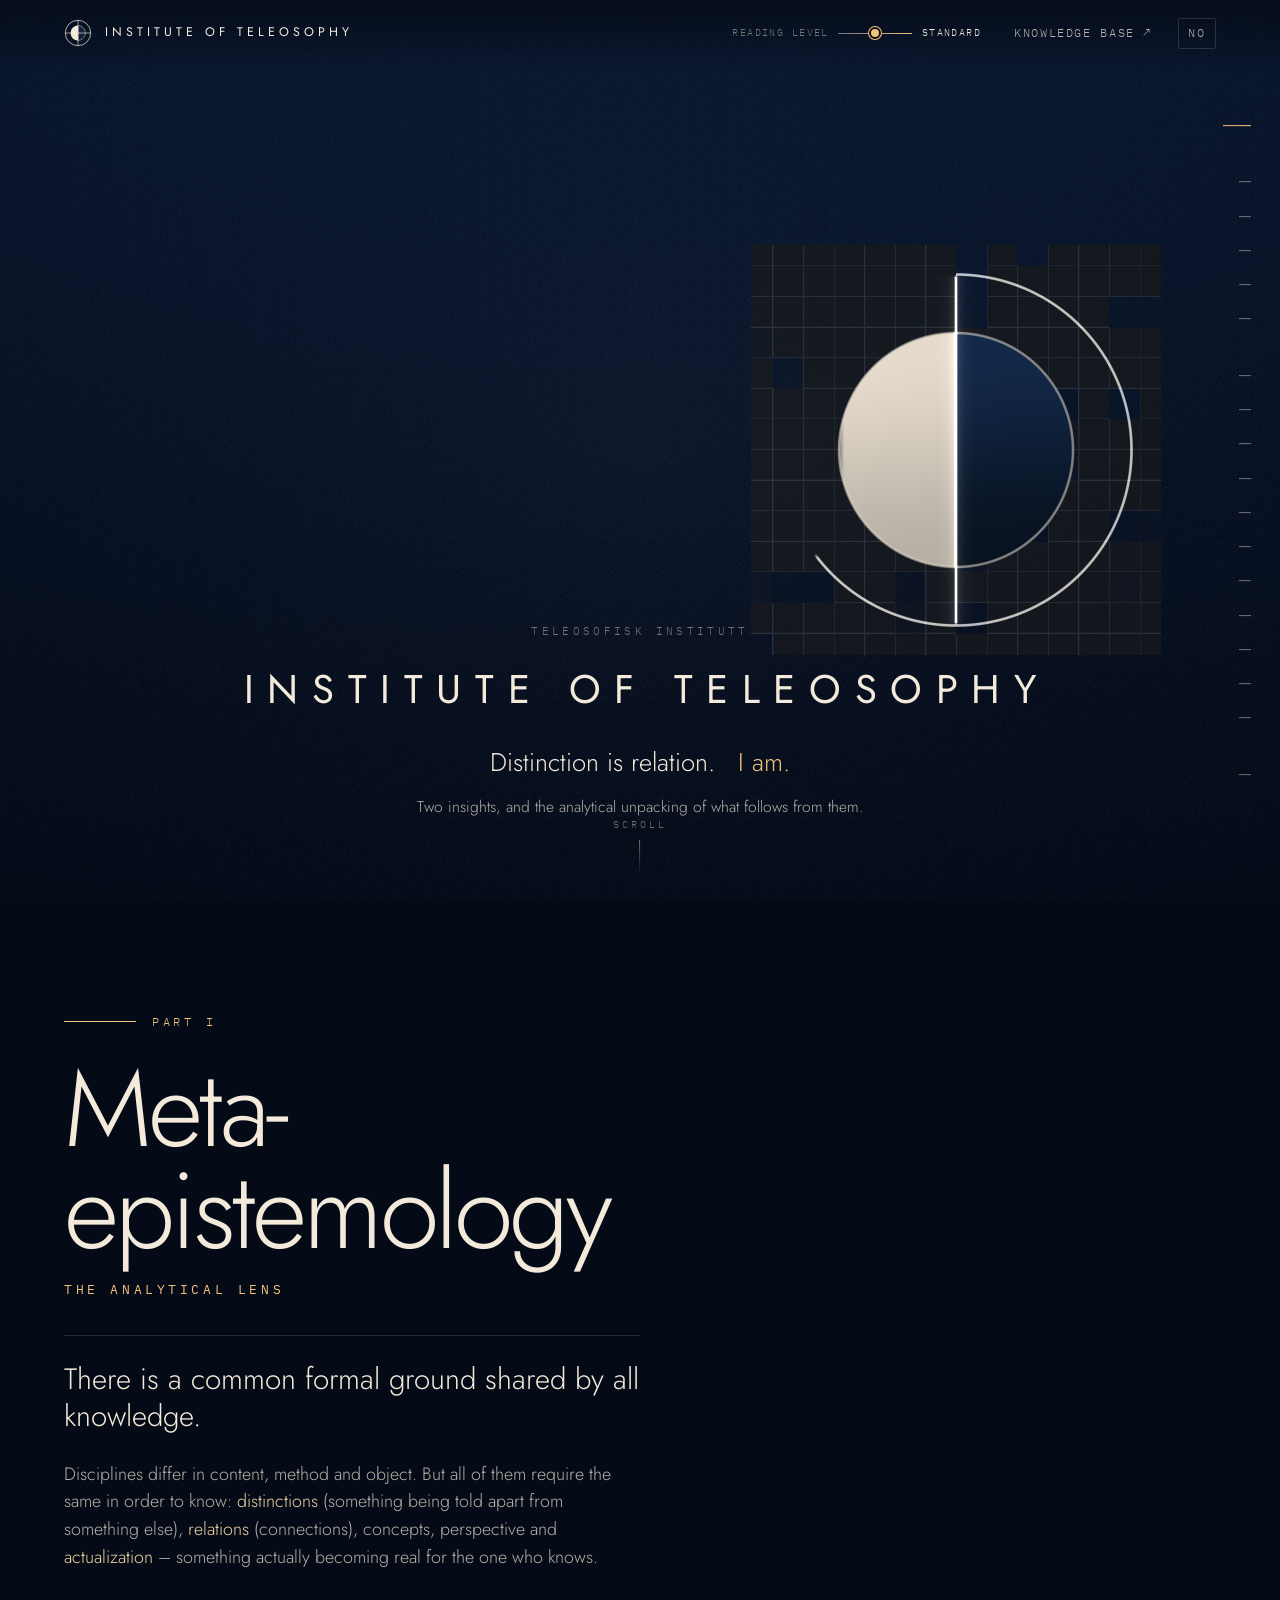
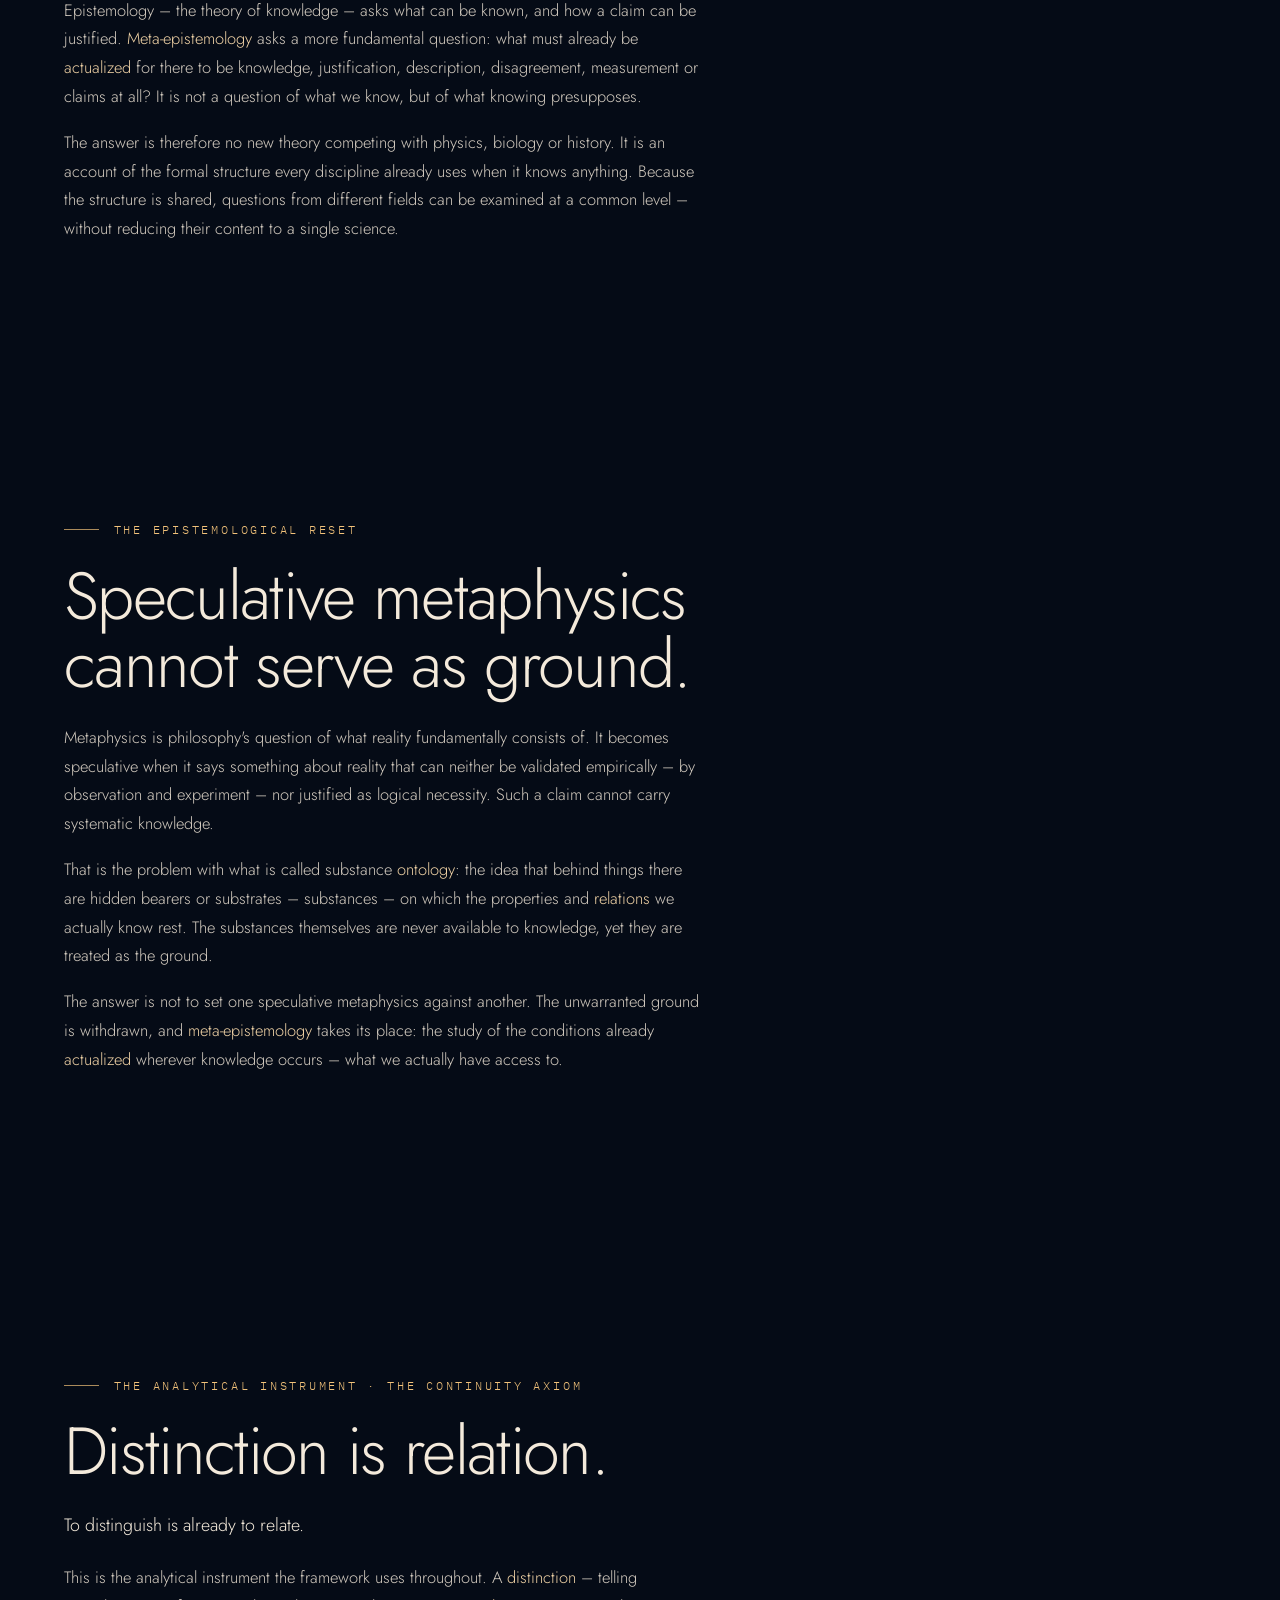
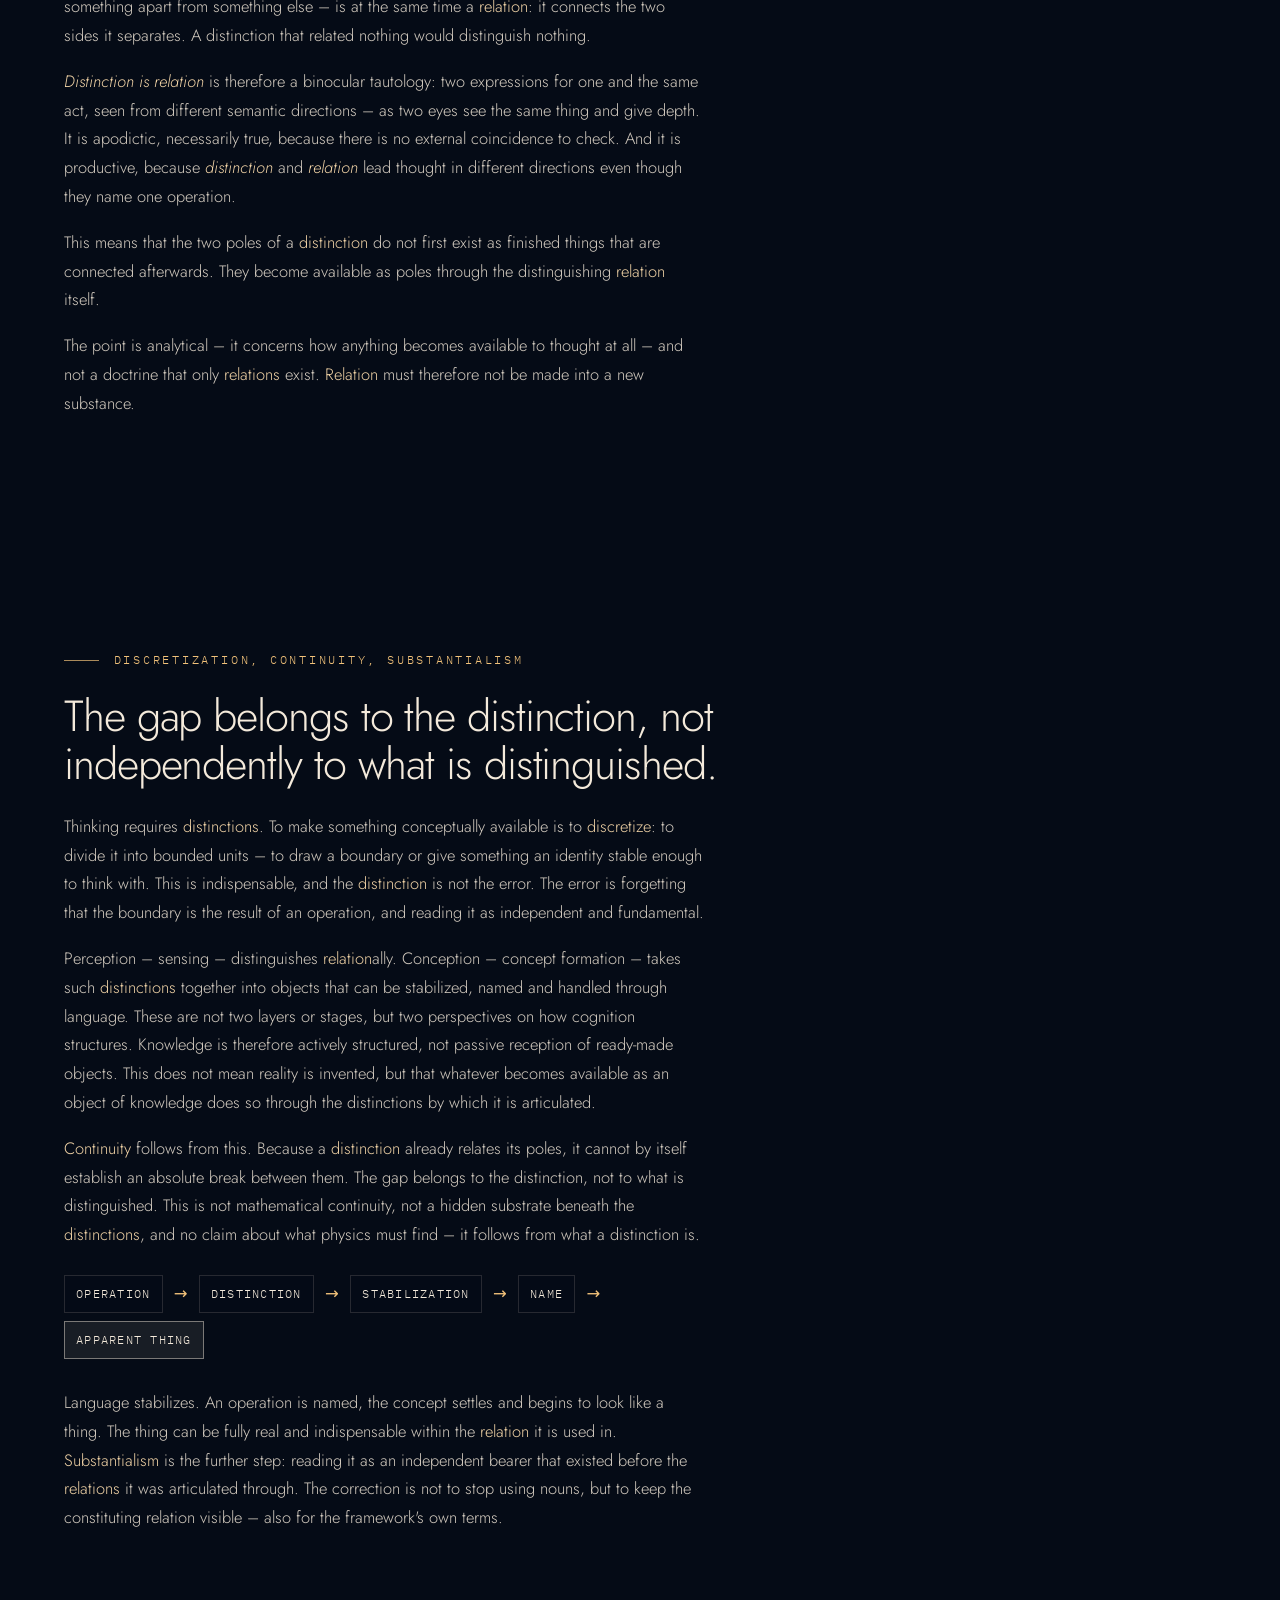
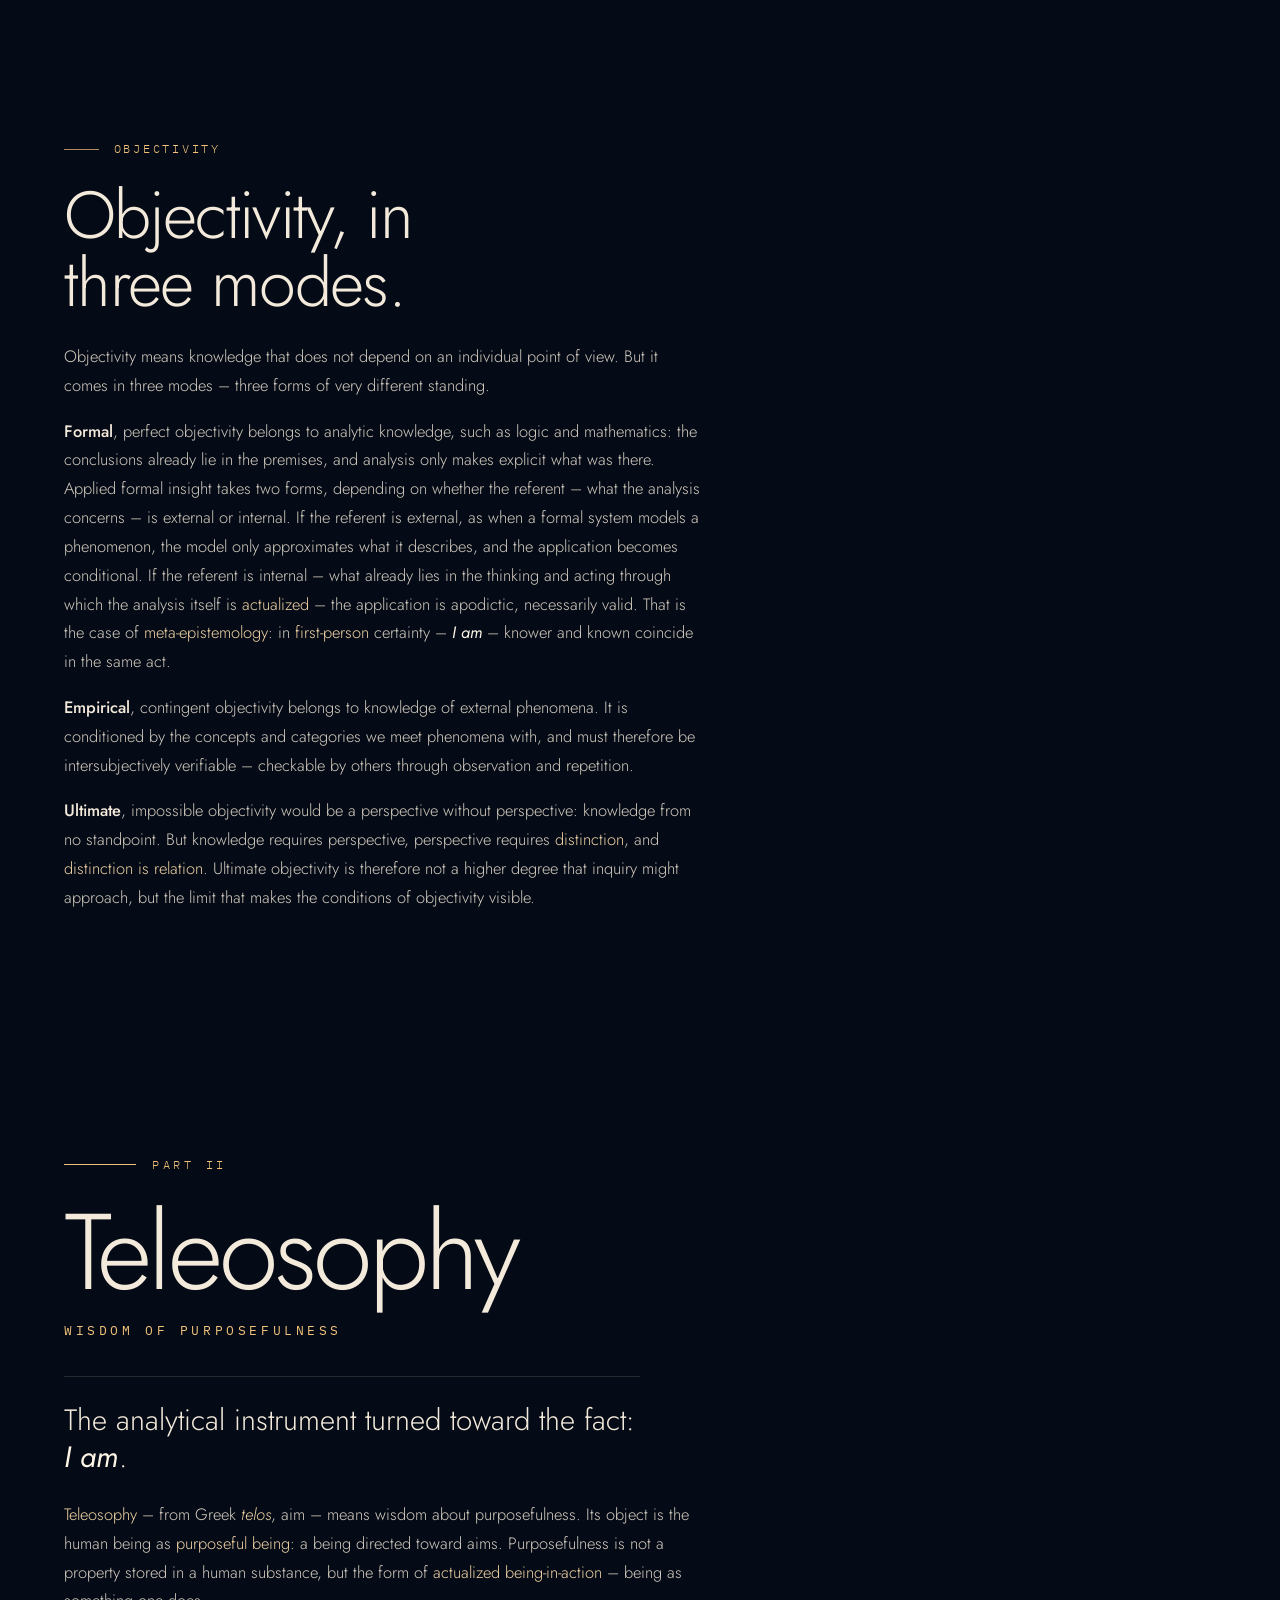
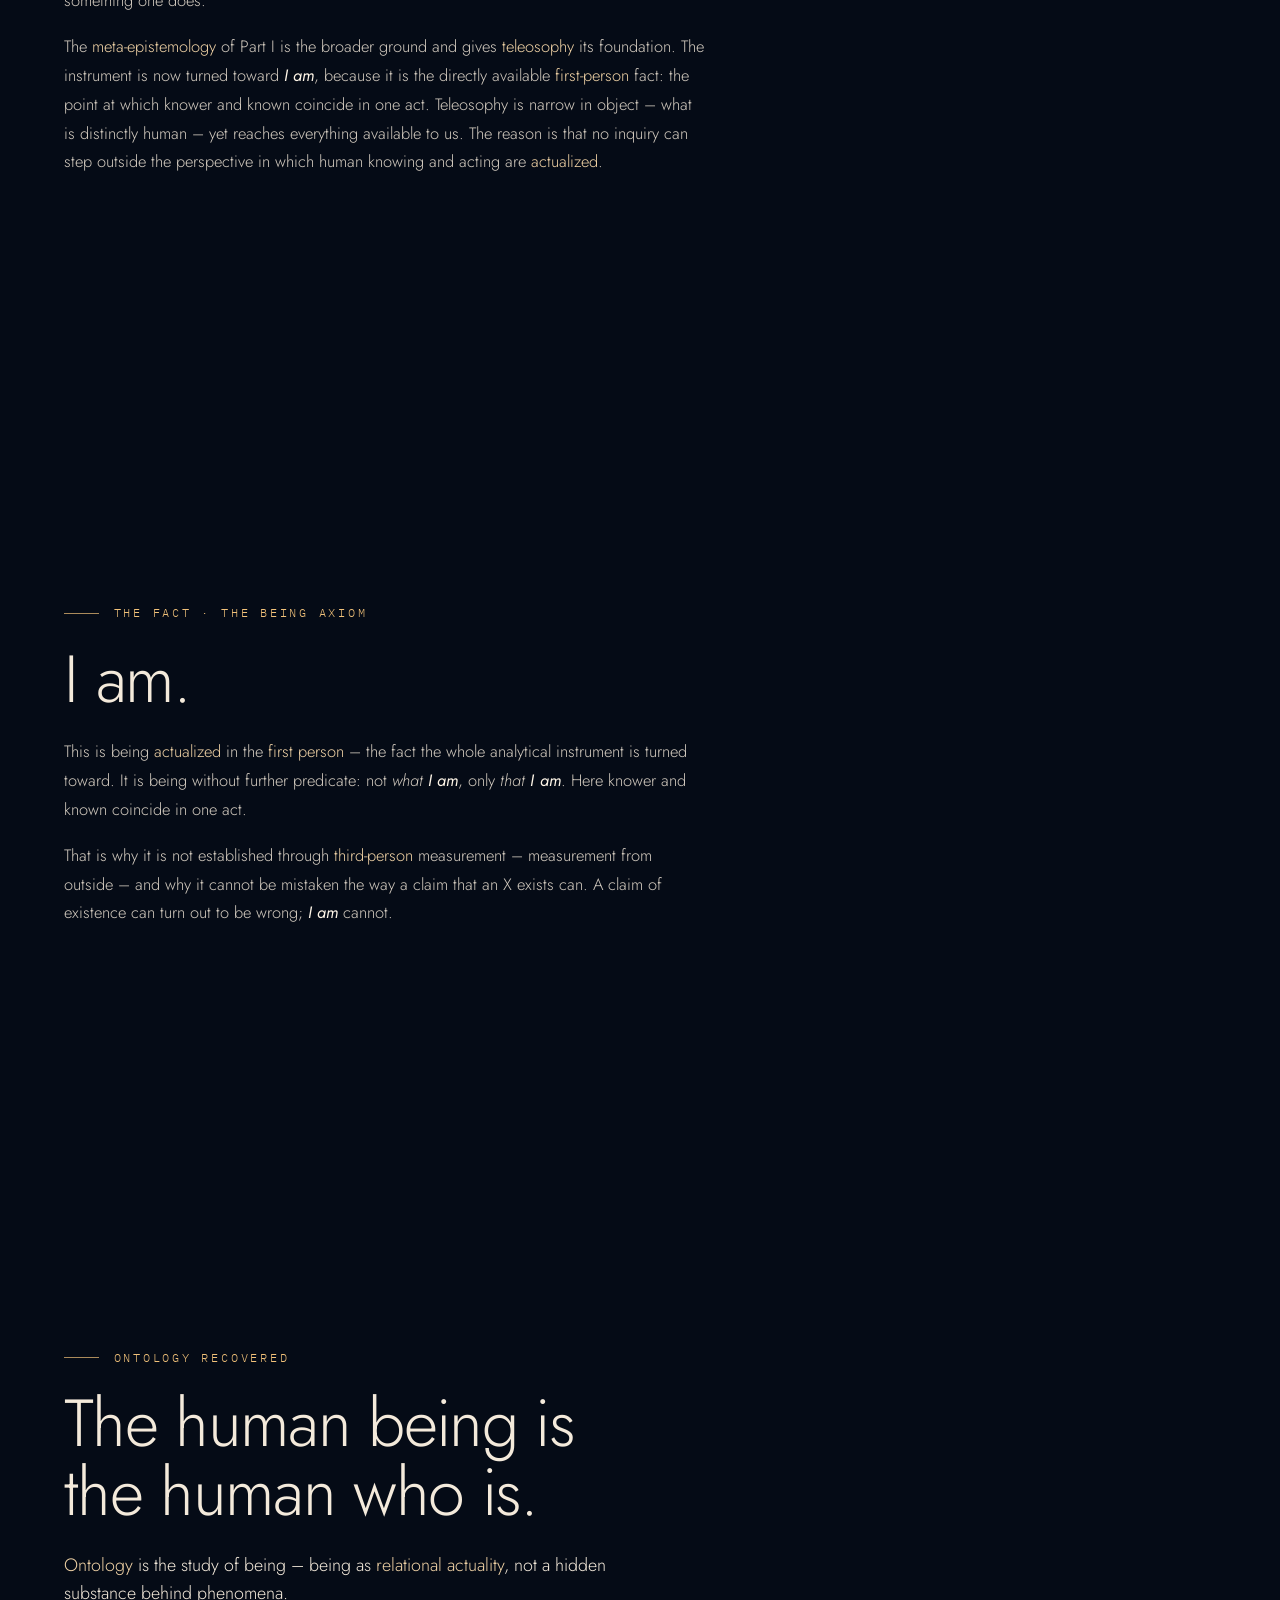
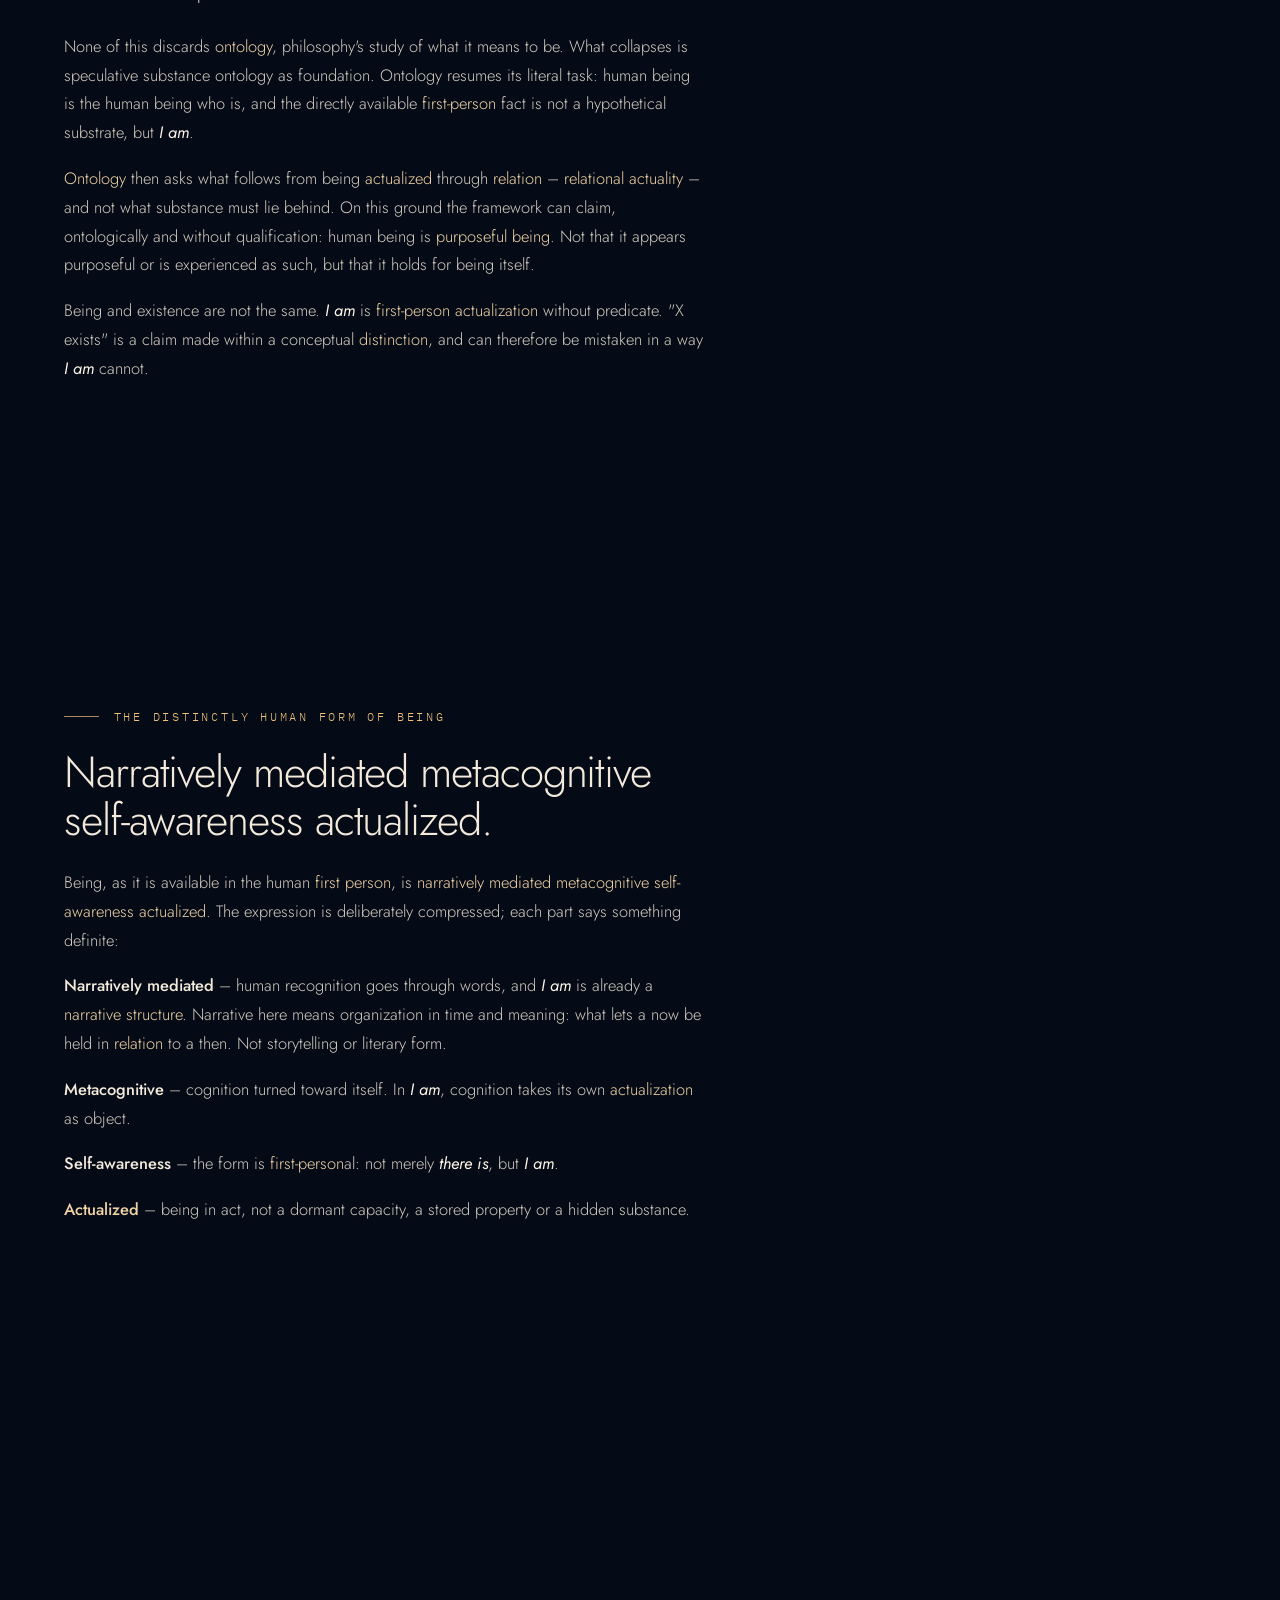
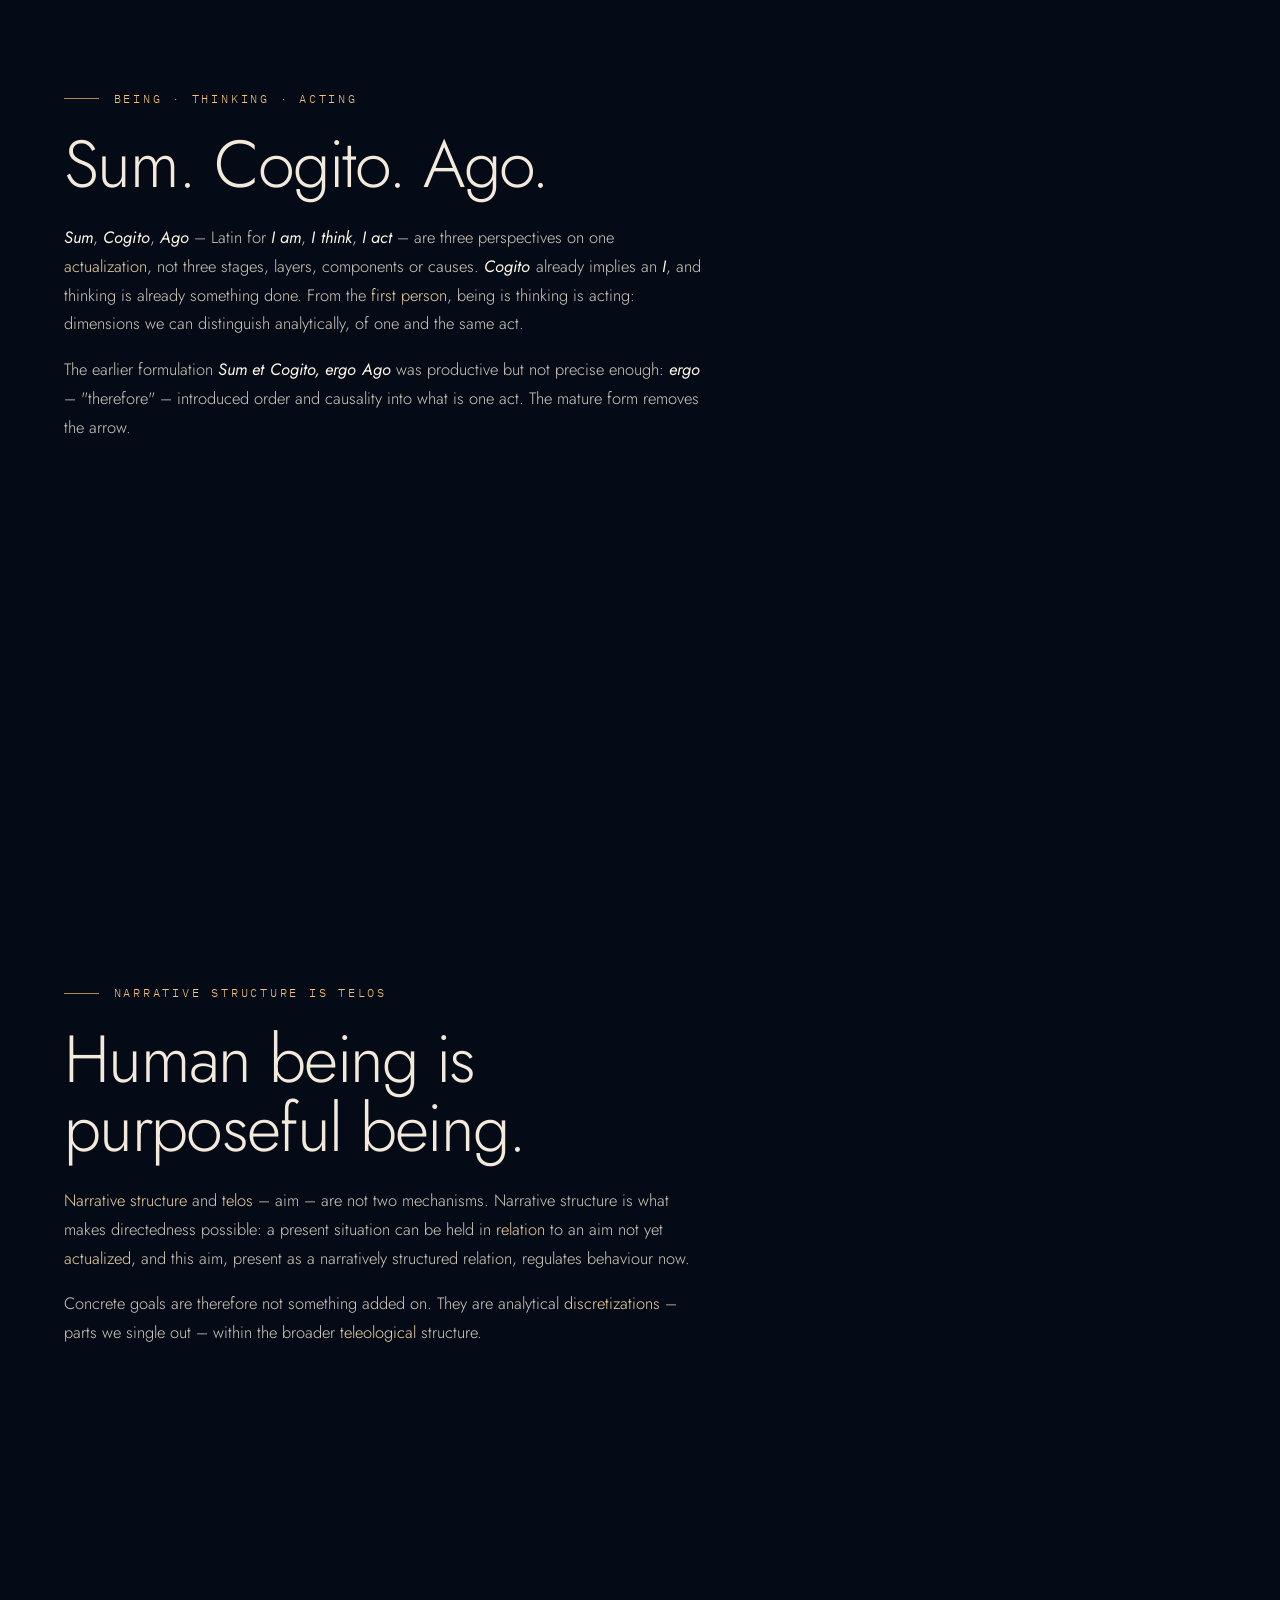
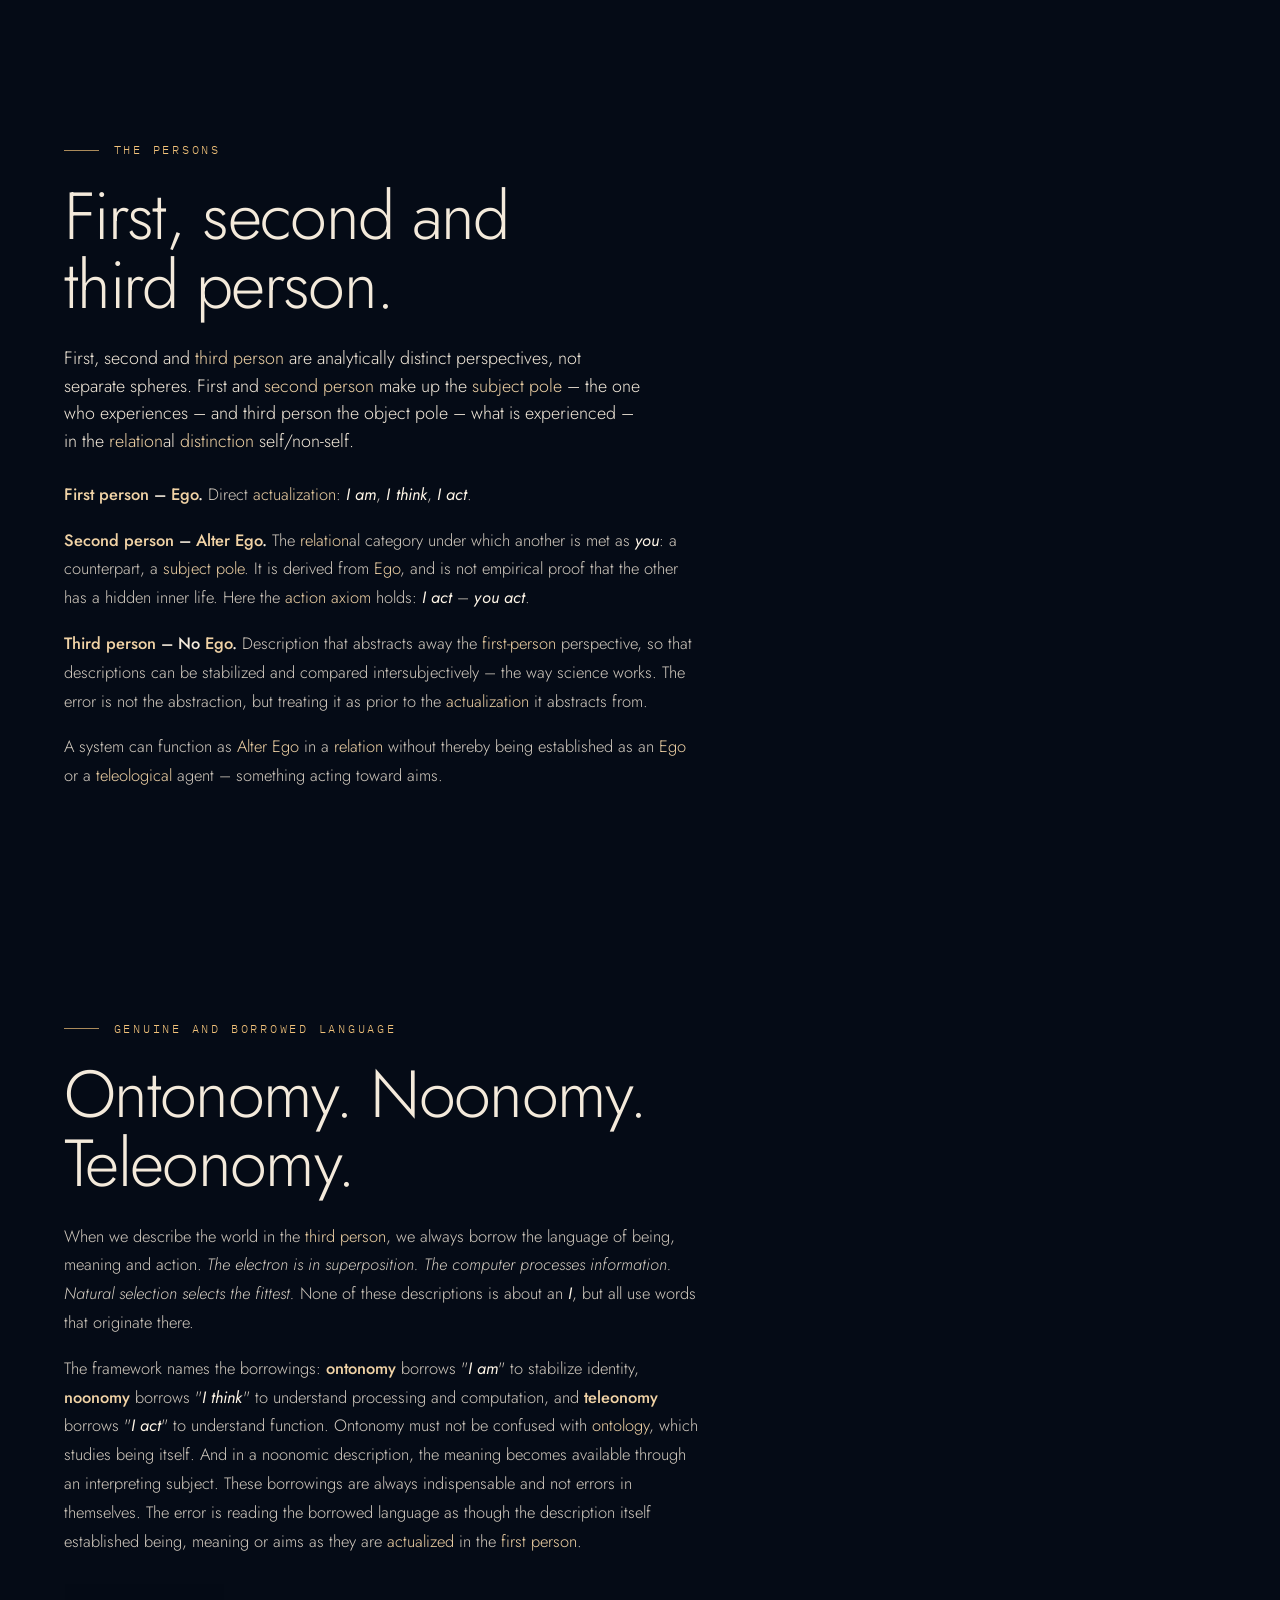
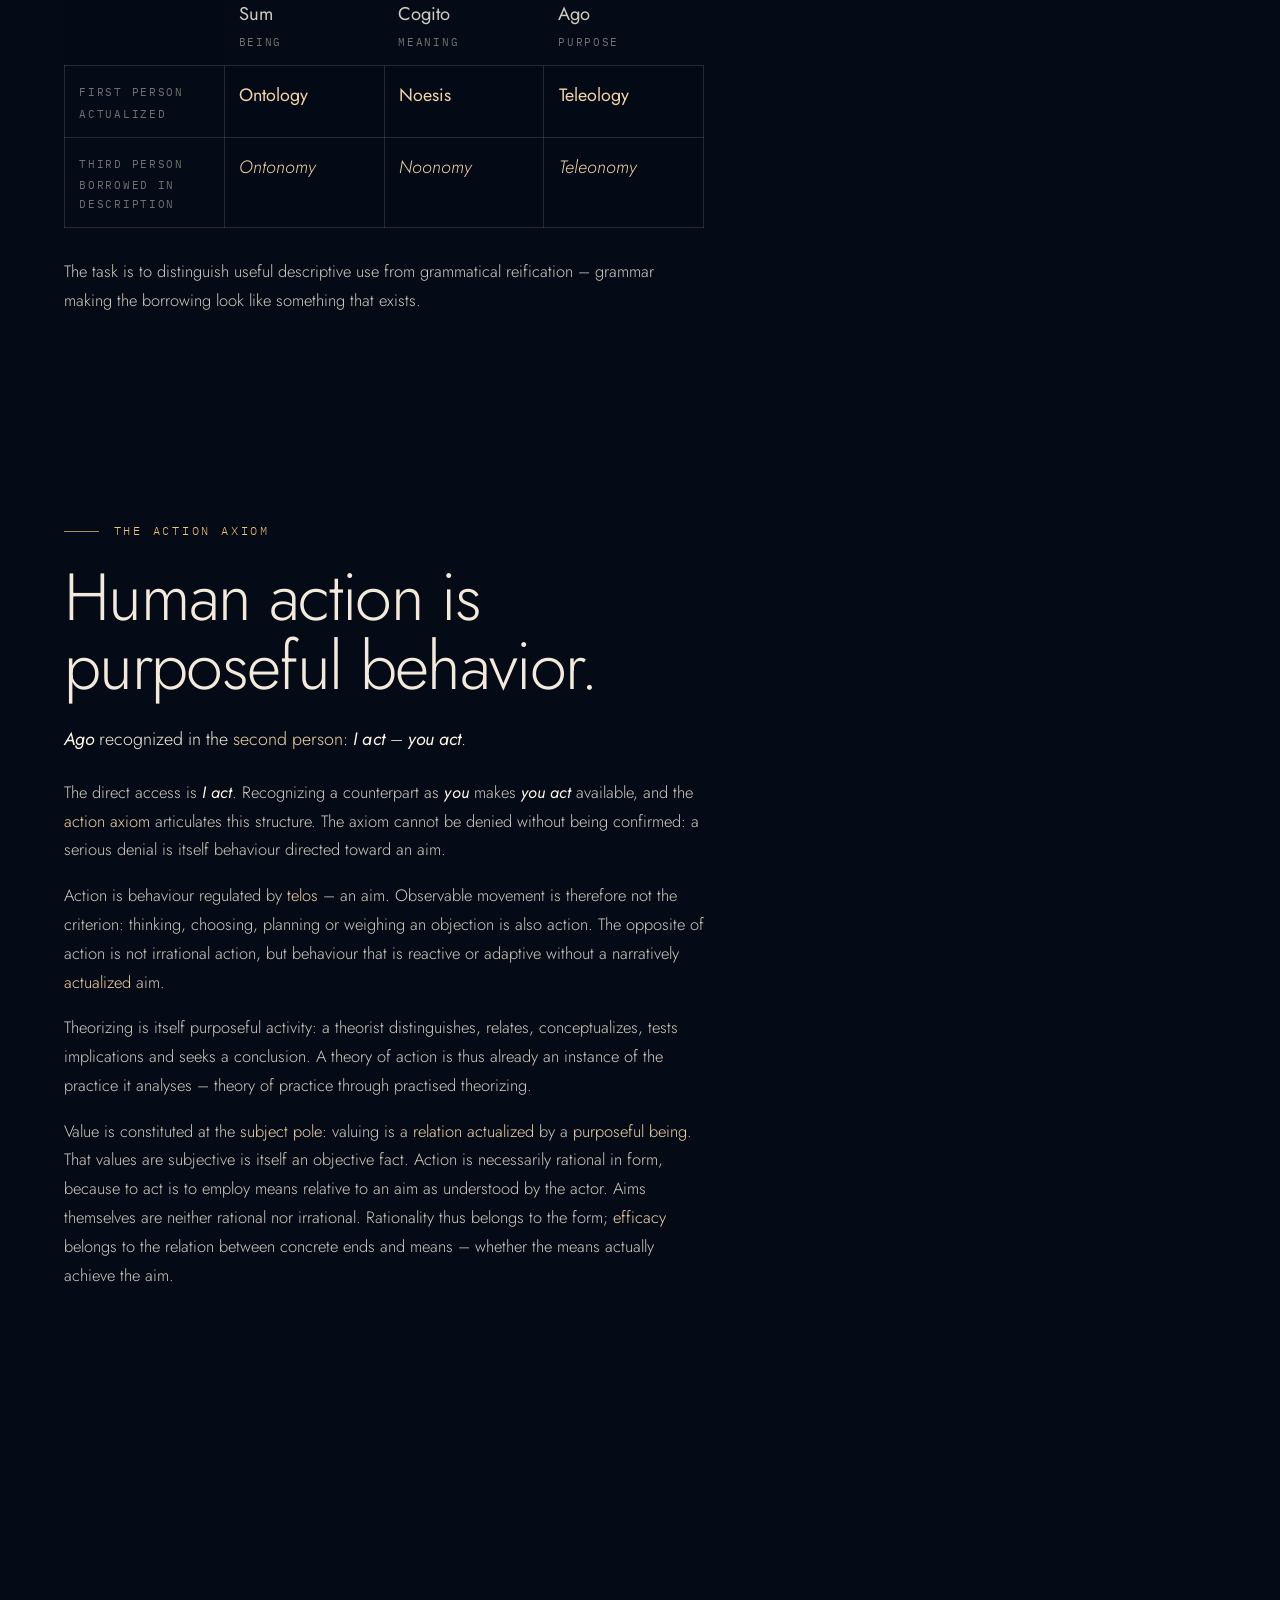
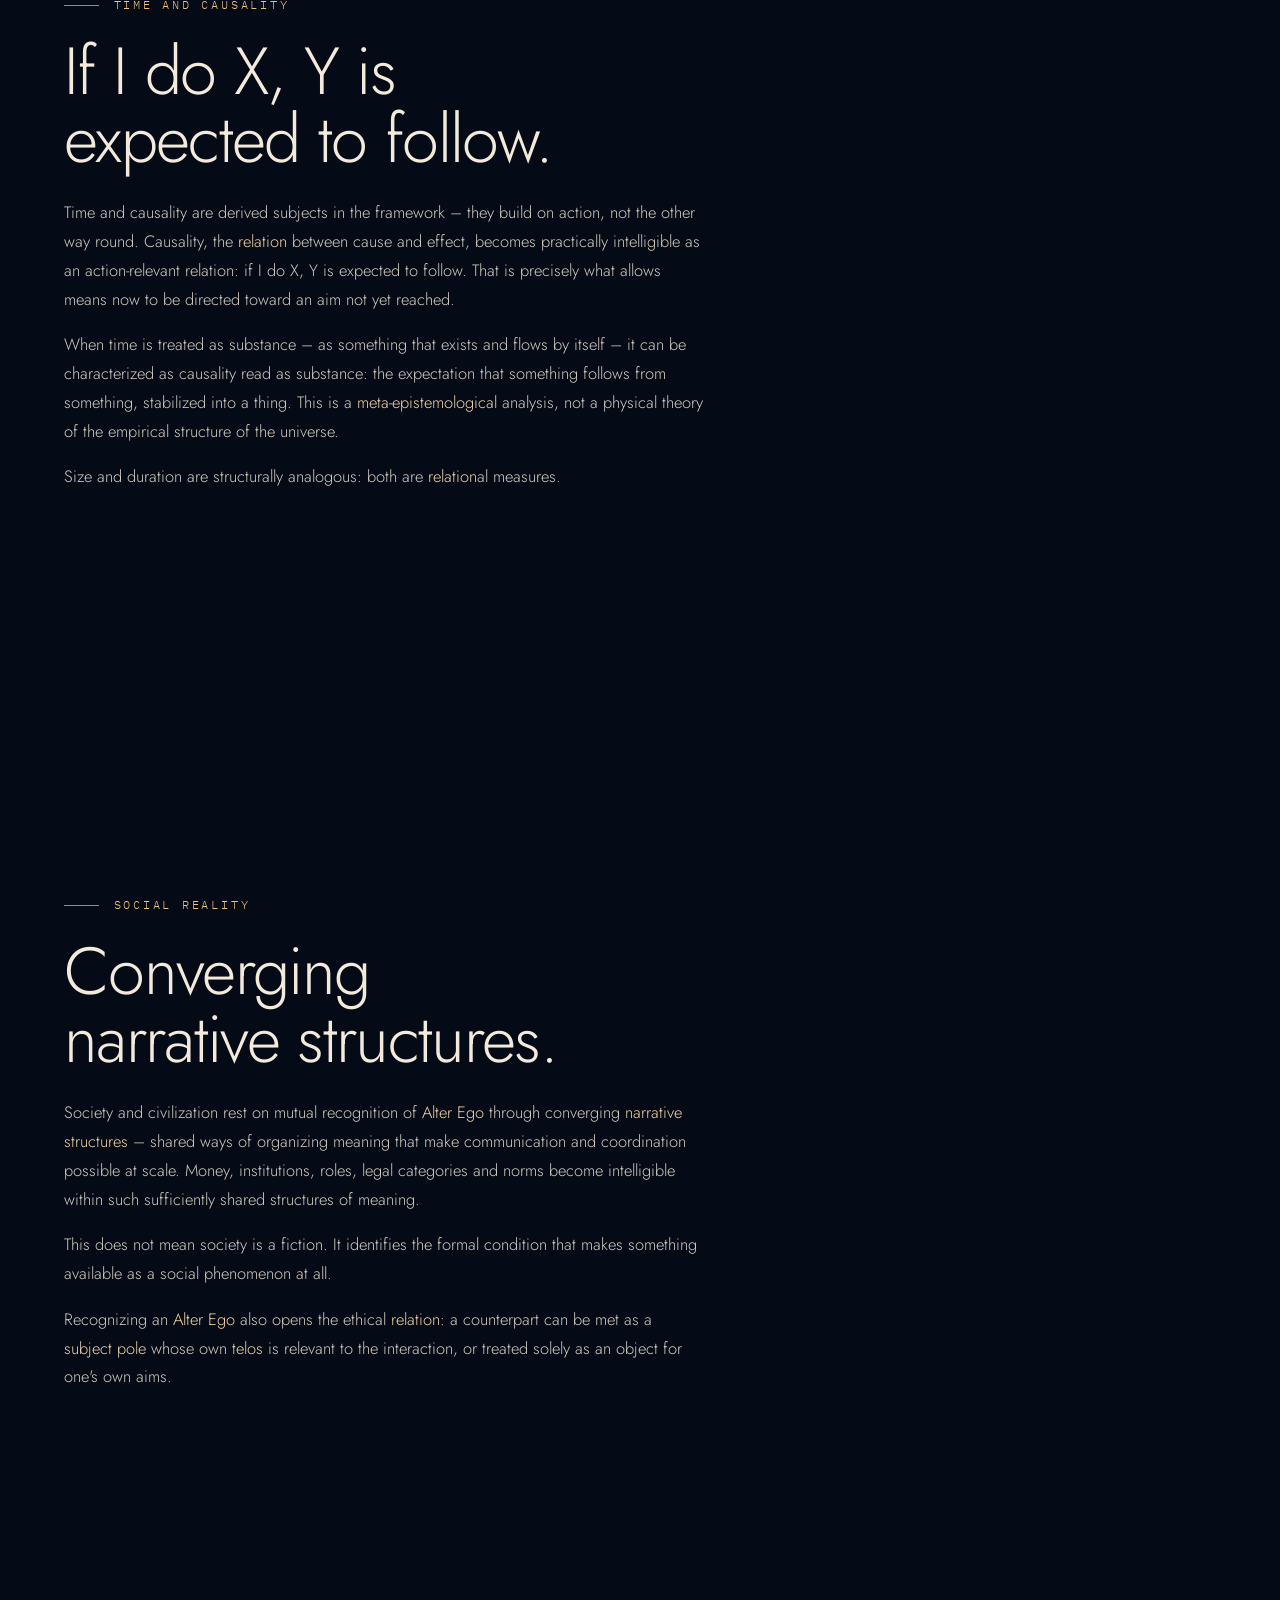
<file: public/index.html>
<!DOCTYPE html>

<html data-level="2" lang="en">
<head>
<meta charset="utf-8"/>
<meta content="width=device-width, initial-scale=1.0, viewport-fit=cover" name="viewport"/>
<title>Institute of Teleosophy — formal meta-epistemology</title>
<meta content="The Institute of Teleosophy is a registered Norwegian non-profit working in formal meta-epistemology: the study of what must already be actualized for there to be knowledge, justification or a claim at all." name="description"/>
<meta content="#050b16" name="theme-color"/>
<link href="https://instituteofteleosophy.org/" rel="canonical"/>
<link href="favicon.ico" rel="icon" sizes="48x48"/>
<link href="images/mark.svg" rel="icon" type="image/svg+xml"/>
<link href="images/favicon-32.png" rel="icon" sizes="32x32" type="image/png"/>
<link href="images/apple-touch-icon.png" rel="apple-touch-icon"/>
<link href="site.webmanifest" rel="manifest"/>
<meta content="website" property="og:type"/>
<meta content="Institute of Teleosophy" property="og:site_name"/>
<meta content="Institute of Teleosophy — formal meta-epistemology" property="og:title"/>
<meta content="The Institute of Teleosophy is a registered Norwegian non-profit working in formal meta-epistemology: the study of what must already be actualized for there to be knowledge, justification or a claim at all." property="og:description"/>
<meta content="https://instituteofteleosophy.org/" property="og:url"/>
<meta content="https://instituteofteleosophy.org/images/og.jpg" property="og:image"/>
<meta content="image/jpeg" property="og:image:type"/>
<meta content="1200" property="og:image:width"/>
<meta content="630" property="og:image:height"/>
<meta content="The mark of the Institute of Teleosophy — a circle divided by one stroke, cream and navy — centred on the sun at the horizon." property="og:image:alt"/>
<meta content="en_US" property="og:locale"/>
<meta content="nb_NO" property="og:locale:alternate"/>
<meta content="summary_large_image" name="twitter:card"/>
<meta content="Institute of Teleosophy — formal meta-epistemology" name="twitter:title"/>
<meta content="The Institute of Teleosophy is a registered Norwegian non-profit working in formal meta-epistemology: the study of what must already be actualized for there to be knowledge, justification or a claim at all." name="twitter:description"/>
<meta content="https://instituteofteleosophy.org/images/og.jpg" name="twitter:image"/>
<link href="https://instituteofteleosophy.org/" hreflang="en" rel="alternate"/>
<link href="https://teleosofiskinstitutt.no/" hreflang="no" rel="alternate"/>
<link href="https://instituteofteleosophy.org/" hreflang="x-default" rel="alternate"/>
<link href="https://fonts.googleapis.com" rel="preconnect"/>
<link crossorigin="" href="https://fonts.gstatic.com" rel="preconnect"/>
<link href="https://fonts.googleapis.com/css2?family=IBM+Plex+Mono:wght@400&amp;family=Jost:ital,wght@0,300;0,400;0,500;1,300;1,400&amp;display=swap" rel="stylesheet"/>
<link href="styles.css?v=af2847854e" rel="stylesheet"/>
<script>document.documentElement.className += " js"; try { var lv = localStorage.getItem("level"); if (lv === "1" || lv === "2" || lv === "3") document.documentElement.setAttribute("data-level", lv); } catch (e) {} setTimeout(function () { if (!window.fieldReady) document.documentElement.className = document.documentElement.className.replace(" js", ""); }, 4000);</script>
<script data-domains="instituteofteleosophy.org,teleosofiskinstitutt.no" data-website-id="b97d4ee5-205d-4a35-af86-c001f4d36a56" defer="" src="https://cloud.umami.is/script.js"></script>
</head>
<body>
<a class="skip" href="#meta-epistemology">Skip to content</a>
<canvas aria-hidden="true" id="field"></canvas>
<div aria-hidden="true" class="band-fade"></div>
<div aria-hidden="true" class="veil"></div>
<header class="bar">
<a aria-label="Institute of Teleosophy" class="brand" href="/">
<img alt="" height="28" src="images/mark.svg" width="28"/>
<span>Institute of Teleosophy</span>
</a>
<p aria-hidden="true" class="partbar"><span data-p="1"><b>I</b>Meta-epistemology</span><span data-p="2"><b>II</b>Teleosophy</span></p>
<nav aria-label="Site" class="bar-links">
<div class="level-wrap"><button aria-controls="level-panel" aria-expanded="false" aria-label="Reading level" class="level-toggle" title="Reading level" type="button"><svg aria-hidden="true" class="chev" height="10" viewbox="0 0 6 10" width="6"><path d="M5 1 1 5l4 4" fill="none" stroke="currentColor" stroke-linecap="round" stroke-linejoin="round" stroke-width="1.2"></path></svg><span class="knob"></span><svg aria-hidden="true" class="chev chev-r" height="10" viewbox="0 0 6 10" width="6"><path d="M5 1 1 5l4 4" fill="none" stroke="currentColor" stroke-linecap="round" stroke-linejoin="round" stroke-width="1.2"></path></svg></button> <label class="level" id="level-panel" title="Reading level"><span class="level-label">Reading level</span><input aria-label="Reading level" data-names="Simple|Standard|Technical" max="3" min="1" step="1" type="range" value="2"/><span aria-hidden="true" class="level-name">Standard</span></label></div>
<a class="kb" href="https://meta-epistemology.org">Knowledge base <span aria-hidden="true">↗</span></a>
<a class="lang" href="https://teleosofiskinstitutt.no/" hreflang="no" lang="no" title="Norsk">NO</a>
</nav>
</header>
<nav aria-label="Sections" class="rail">
<ol>
<li><a data-i="0" href="#top"><span class="tick"></span><span class="rail-label">Institute of Teleosophy</span></a></li>
<li class="gap"><a data-i="1" href="#meta-epistemology"><span class="tick"></span><span class="rail-label">Meta-epistemology</span></a></li>
<li><a data-i="2" href="#metaphysics"><span class="tick"></span><span class="rail-label">Speculative metaphysics</span></a></li>
<li><a data-i="3" href="#distinction"><span class="tick"></span><span class="rail-label">Distinction is relation</span></a></li>
<li><a data-i="4" href="#discretization"><span class="tick"></span><span class="rail-label">Discretization and substantialism</span></a></li>
<li><a data-i="5" href="#objectivity"><span class="tick"></span><span class="rail-label">Objectivity</span></a></li>
<li class="gap"><a data-i="6" href="#teleosophy"><span class="tick"></span><span class="rail-label">Teleosophy</span></a></li>
<li><a data-i="7" href="#i-am"><span class="tick"></span><span class="rail-label">I am</span></a></li>
<li><a data-i="8" href="#ontology"><span class="tick"></span><span class="rail-label">Ontology recovered</span></a></li>
<li><a data-i="9" href="#human-form"><span class="tick"></span><span class="rail-label">Self-awareness actualized</span></a></li>
<li><a data-i="10" href="#sum-cogito-ago"><span class="tick"></span><span class="rail-label">Sum, Cogito, Ago</span></a></li>
<li><a data-i="11" href="#purposeful-being"><span class="tick"></span><span class="rail-label">Purposeful being</span></a></li>
<li><a data-i="12" href="#persons"><span class="tick"></span><span class="rail-label">The persons</span></a></li>
<li><a data-i="13" href="#borrowed-language"><span class="tick"></span><span class="rail-label">Ontonomy, noonomy, teleonomy</span></a></li>
<li><a data-i="14" href="#action"><span class="tick"></span><span class="rail-label">The action axiom</span></a></li>
<li><a data-i="15" href="#time-causality"><span class="tick"></span><span class="rail-label">Time and causality</span></a></li>
<li><a data-i="16" href="#social"><span class="tick"></span><span class="rail-label">Social reality</span></a></li>
<li class="gap"><a data-i="17" href="#institute"><span class="tick"></span><span class="rail-label">The Institute</span></a></li>
</ol>
</nav>
<main>
<section aria-labelledby="h-top" class="stage hero" data-part="0" data-stage="0" id="top">
<div class="hero-inner">
<p class="hero-kicker">Teleosofisk Institutt</p>
<h1 id="h-top">Institute of Teleosophy</h1>
<p class="hero-axioms"><span>Distinction is relation.</span> <span>I am.</span></p>
<p class="hero-sub">Two insights, and the analytical unpacking of what follows from them.</p>
</div>
<a class="scroll-cue" href="#meta-epistemology"><span>Scroll</span><i aria-hidden="true"></i></a>
</section>
<section aria-labelledby="h-meta-epistemology" class="stage chapter" data-fig="1" data-part="1" data-stage="1" id="meta-epistemology">
<div class="stage-inner">
<p class="chapter-num">Part I</p>
<h2 class="chapter-title" id="h-meta-epistemology">Meta-epistemology<span class="chapter-sub">The analytical lens</span></h2>
<p class="chapter-statement hl">There is a common formal ground shared by all knowledge.</p>
<p class="lead hl" data-lv="1">Physics, biology, history and every other field study different things with different methods. But in every field, knowing something requires the same: telling things apart, seeing how they connect, putting them into words, seeing them from a standpoint – and something actually becoming real for the one who knows.</p>
<div class="body prose hl" data-lv="1">
<p>Philosophy has its own field for questions about knowledge: the study of knowledge, or epistemology. It asks what we can know, and how we can justify what we claim. Here a more fundamental question is asked: what must already be made real for there to be any knowledge, justification, description, disagreement, measurement or claim at all? It is the question of the preconditions of knowledge – hence the name <span class="t">meta-epistemology</span>: the study of knowledge turned to the very ground of knowledge.</p>
<p>The answer is not a new theory competing with physics, biology or history. It is a description of the form every field already uses when it knows anything. That is why questions from very different fields can be examined on the same ground, without turning everything into one field.</p>
</div>
<p class="lead hl" data-lv="2">Disciplines differ in content, method and object. But all of them require the same in order to know: <span class="t">distinctions</span> (something being told apart from something else), <span class="t">relations</span> (connections), concepts, perspective and <span class="t">actualization</span> – something actually becoming real for the one who knows.</p>
<div class="body prose hl" data-lv="2">
<p>Epistemology – the theory of knowledge – asks what can be known, and how a claim can be justified. <span class="t">Meta-epistemology</span> asks a more fundamental question: what must already be <span class="t">actualized</span> for there to be knowledge, justification, description, disagreement, measurement or claims at all? It is not a question of what we know, but of what knowing presupposes.</p>
<p>The answer is therefore no new theory competing with physics, biology or history. It is an account of the formal structure every discipline already uses when it knows anything. Because the structure is shared, questions from different fields can be examined at a common level – without reducing their content to a single science.</p>
</div>
<p class="lead hl" data-lv="3">Disciplines differ in content, method and object. They do not differ in whether knowing requires <span class="t">distinctions</span>, <span class="t">relations</span>, conceptual articulation, perspective and <span class="t">actualization</span>.</p>
<div class="body prose hl" data-lv="3">
<p>Epistemology asks what can be known and how a claim can be justified.
    <span class="t">Meta-epistemology</span> asks the prior question: what must already be <span class="t">actualized</span> for there to be
    knowledge, justification, description, disagreement, measurement or a claim at all.</p>
</div>
<details class="more" data-lv="3">
<summary><span class="more-open">Read more</span><span class="more-close">Close</span><span aria-hidden="true" class="more-icon"></span></summary>
<div class="prose hl">
<p>The answer is not another theory competing with physics, biology or history.
    It is a statement of the formal epistemological structure those disciplines already employ
    whenever they know anything. This is also what makes a different kind of interdisciplinary work
    possible: questions from separate fields can be examined at a common epistemological level
    without reducing their empirical contents to one science. The shared ground is formal, not a
    mixture of subject matter.</p>
</div>
</details>
</div>
</section>
<section aria-labelledby="h-metaphysics" class="stage" data-fig="2" data-part="1" data-stage="2" id="metaphysics">
<div class="stage-inner">
<p class="label">The epistemological reset</p>
<h2 class="statement" id="h-metaphysics">Speculative metaphysics cannot serve as ground.</h2>
<div class="body prose hl" data-lv="1">
<p>Metaphysics is the part of philosophy that asks what reality really consists of – including behind what we can see and measure. Much metaphysics is speculative: it says something about how the world is, without any way of checking it.</p>
<p>We can know something in two ways: by observing and testing, as the natural sciences do, or by pure logic, as mathematics does. A claim that can be checked neither one way nor the other cannot carry knowledge.</p>
<p>That is exactly the problem with an old and widespread idea: that the world consists of hidden, finished things – substances – behind what we see, and that the properties and connections we actually know rest on them. No one can check such hidden things, yet they are treated as the foundation.</p>
<p>The answer is not to invent a new theory of what lies behind. The unchecked foundation is removed. Instead, we examine what we can actually know: the preconditions already made real whenever anyone knows anything.</p>
</div>
<div class="body prose hl" data-lv="2">
<p>Metaphysics is philosophy's question of what reality fundamentally consists of. It becomes speculative when it says something about reality that can neither be validated empirically – by observation and experiment – nor justified as logical necessity. Such a claim cannot carry systematic knowledge.</p>
<p>That is the problem with what is called substance <span class="t">ontology</span>: the idea that behind things there are hidden bearers or substrates – substances – on which the properties and <span class="t">relations</span> we actually know rest. The substances themselves are never available to knowledge, yet they are treated as the ground.</p>
<p>The answer is not to set one speculative metaphysics against another. The unwarranted ground is withdrawn, and <span class="t">meta-epistemology</span> takes its place: the study of the conditions already <span class="t">actualized</span> wherever knowledge occurs – what we actually have access to.</p>
</div>
<div class="body prose hl" data-lv="3">
<p>A claim that can neither be validated empirically nor anchored as pure logical
    necessity lacks the warrant required to carry systematic knowledge. This is the difficulty with
    <strong>speculative metaphysical substance <span class="t">ontology</span></strong>: it posits hidden bearers,
    substrates or independently subsisting things, and then treats them as the ground of the
    properties and <span class="t">relations</span> that are actually available to knowledge.</p>
<p>The response is not to answer one speculative metaphysics with another. The
    unwarranted ground is withdrawn, and formal <span class="t">meta-epistemology</span> takes its place: the study of the
    conditions already <span class="t">actualized</span> wherever knowledge occurs.</p>
</div>
</div>
</section>
<section aria-labelledby="h-distinction" class="stage" data-fig="3" data-part="1" data-stage="3" id="distinction">
<div class="stage-inner">
<p class="label">The analytical instrument · the continuity axiom</p>
<h2 class="statement" id="h-distinction">Distinction is relation.</h2>
<p class="lead hl" data-lv="1">To tell apart is already to connect.</p>
<div class="body prose hl" data-lv="1">
<p>All thinking begins with telling something apart from something else. But when you tell two things apart, you connect them at the same time: they are precisely what stands on either side of the same <span class="t">distinction</span>. A distinction that connected nothing would tell nothing apart.</p>
<p>The two sides do not first exist as finished things that are then linked; they become sides through the <span class="t">distinction</span> that connects them. "Above" makes no sense without "below".</p>
<p>The sentence "to tell apart is to connect" thus says the same thing twice, seen from two sides – rather like two eyes seeing the same thing and together giving depth. That is why it cannot be wrong: there is nothing outside it that has to match. And still it is useful, because "telling apart" and "connecting" lead our thinking in different directions.</p>
<p>This is a point about how we think and know, and that is why it is the framework's basic tool. It is not a claim that only connections exist. Connection must not be turned into a new "thing".</p>
</div>
<p class="lead hl" data-lv="2">To distinguish is already to relate.</p>
<div class="body prose hl" data-lv="2">
<p>This is the analytical instrument the framework uses throughout. A <span class="t">distinction</span> – telling something apart from something else – is at the same time a <span class="t">relation</span>: it connects the two sides it separates. A distinction that related nothing would distinguish nothing.</p>
<p><em><span class="t">Distinction is relation</span></em> is therefore a binocular tautology: two expressions for one and the same act, seen from different semantic directions – as two eyes see the same thing and give depth. It is apodictic, necessarily true, because there is no external coincidence to check. And it is productive, because <em><span class="t">distinction</span></em> and <em><span class="t">relation</span></em> lead thought in different directions even though they name one operation.</p>
<p>This means that the two poles of a <span class="t">distinction</span> do not first exist as finished things that are connected afterwards. They become available as poles through the distinguishing <span class="t">relation</span> itself.</p>
<p>The point is analytical – it concerns how anything becomes available to thought at all – and not a doctrine that only <span class="t">relations</span> exist. <span class="t">Relation</span> must therefore not be made into a new substance.</p>
</div>
<p class="lead hl" data-lv="3">To distinguish is already to relate.</p>
<div class="body prose hl" data-lv="3">
<p>The analytical instrument. To distinguish is already to relate: a <span class="t">distinction</span> that
        related nothing would not distinguish. The two poles of a distinction are not first
        available as finished things and only afterwards connected — they become available as poles
        through the distinguishing <span class="t">relation</span> itself. This is an analytical point, not the doctrine
        that only <span class="t">relations</span> exist. Relation must not be installed as a new substance.</p>
<p><em><span class="t">Distinction is relation</span></em> is a binocular tautology: two expressions articulating one act from different semantic directions. It is apodictic because there is no external coincidence to verify, and productive because <em><span class="t">distinction</span></em> and <em><span class="t">relation</span></em> carry different conceptual implications even though they name one operation.</p>
</div>
</div>
</section>
<section aria-labelledby="h-discretization" class="stage" data-fig="4" data-part="1" data-stage="4" id="discretization">
<div class="stage-inner">
<p class="label">Discretization, continuity, substantialism</p>
<h2 class="statement statement-sm" id="h-discretization">The gap belongs to the distinction, not independently to what is distinguished.</h2>
<div class="body prose hl" data-lv="1">
<p>To think, we must tell apart. Making something thinkable means dividing it into bounded parts: drawing a boundary, or giving something an identity stable enough to think with. That is necessary, and telling apart is not the mistake. The mistake is forgetting that the boundary was drawn, and believing it existed by itself.</p>
<p>Already when we sense, we tell apart – sound from silence, light from shadow. When we form concepts, we gather such <span class="t">distinctions</span> into things we can hold on to, name and think with by means of language. These are not two steps or two layers, but two sides of the same work. Knowing is therefore not receiving finished things. That does not mean we invent the world, but that everything we can know about becomes available through the distinctions we make.</p>
<p>Because a <span class="t">distinction</span> always connects its sides, the distinction alone can never create a complete break between them. The gap belongs to the distinction, not to the things in themselves. This says nothing about mathematics or about what physics will find; it says something about what a distinction is.</p>
<p aria-label="operation → distinction → stabilization → name → apparent thing" class="chain"><span>operation</span><span aria-hidden="true" class="arrow">→</span><span>distinction</span><span aria-hidden="true" class="arrow">→</span><span>stabilization</span><span aria-hidden="true" class="arrow">→</span><span>name</span><span aria-hidden="true" class="arrow">→</span><span>apparent thing</span></p>
<p>Language makes things fixed. It begins with something we do: we single something out. Then it gets a name, the name settles, and after a while it looks like a thing that was always there. The thing can be fully real and useful where it is used. The mistake is believing it existed before and independently of the connections it was singled out through. In philosophy that mistake has a name: <span class="t">substantialism</span>, the idea that the world consists of finished things. The remedy is not to stop using nouns, but to remember the connection they came from – also for the framework's own words.</p>
</div>
<div class="body prose hl" data-lv="2">
<p>Thinking requires <span class="t">distinctions</span>. To make something conceptually available is to <span class="t">discretize</span>: to divide it into bounded units – to draw a boundary or give something an identity stable enough to think with. This is indispensable, and the <span class="t">distinction</span> is not the error. The error is forgetting that the boundary is the result of an operation, and reading it as independent and fundamental.</p>
<p>Perception – sensing – distinguishes <span class="t">relation</span>ally. Conception – concept formation – takes such <span class="t">distinctions</span> together into objects that can be stabilized, named and handled through language. These are not two layers or stages, but two perspectives on how cognition structures. Knowledge is therefore actively structured, not passive reception of ready-made objects. This does not mean reality is invented, but that whatever becomes available as an object of knowledge does so through the distinctions by which it is articulated.</p>
<p><span class="t">Continuity</span> follows from this. Because a <span class="t">distinction</span> already relates its poles, it cannot by itself establish an absolute break between them. The gap belongs to the distinction, not to what is distinguished. This is not mathematical continuity, not a hidden substrate beneath the <span class="t">distinctions</span>, and no claim about what physics must find – it follows from what a distinction is.</p>
<p aria-label="operation → distinction → stabilization → name → apparent thing" class="chain"><span>operation</span><span aria-hidden="true" class="arrow">→</span><span>distinction</span><span aria-hidden="true" class="arrow">→</span><span>stabilization</span><span aria-hidden="true" class="arrow">→</span><span>name</span><span aria-hidden="true" class="arrow">→</span><span>apparent thing</span></p>
<p>Language stabilizes. An operation is named, the concept settles and begins to look like a thing. The thing can be fully real and indispensable within the <span class="t">relation</span> it is used in. <span class="t">Substantialism</span> is the further step: reading it as an independent bearer that existed before the <span class="t">relations</span> it was articulated through. The correction is not to stop using nouns, but to keep the constituting relation visible – also for the framework's own terms.</p>
</div>
<div class="body prose hl" data-lv="3">
<p>Thought requires <span class="t">distinctions</span>. To make something conceptually available is to
    <strong><span class="t">discretize</span></strong>: to articulate a boundary, identity or unit stable enough to think
    with. This is indispensable, and drawing the <span class="t">distinction</span> is not the error. The error is
    forgetting the operation by which the distinction was made, and reading the stabilized boundary
    as independently fundamental.</p>
<p>Perception distinguishes <span class="t">relation</span>ally. Conception takes relational <span class="t">distinctions</span> together into objects that can be stabilized, named and manipulated through internalized language. Perception and conception are not two metaphysical substances, layers or chronological stages, but analytical perspectives on cognitive structuring. Direct perceptual <span class="t">distinction</span> does not require an explicit verbal narrative first; human conceptual recognition and metacognitive self-awareness are narratively mediated.</p><p>Knowing is therefore not passive reception of ready-made objects. This does not mean that external reality is invented by the knower. It means that whatever becomes available as an object of knowledge is available through the <span class="t">relation</span>al <span class="t">distinctions</span> by which it is articulated.</p>
<p>Epistemological <span class="t">continuity</span> follows from the instrument. Because a <span class="t">distinction</span>
    already relates its poles, the distinction alone cannot establish an absolute break between
    them. This is not mathematical continuity, not a hidden continuous substrate beneath
    <span class="t">distinctions</span>, and not a claim about what physics must find. <strong>The gap belongs to the
    distinction, not independently to what is distinguished.</strong></p>
<p aria-label="operation → distinction → stabilization → name → apparent thing" class="chain"><span>operation</span><span aria-hidden="true" class="arrow">→</span><span>distinction</span><span aria-hidden="true" class="arrow">→</span><span>stabilization</span><span aria-hidden="true" class="arrow">→</span><span>name</span><span aria-hidden="true" class="arrow">→</span><span>apparent thing</span></p>
<p>Language stabilizes. An operation is nominalized, the concept settles, and the
    concept begins to look like a thing: operation, <span class="t">distinction</span>, stabilization, name, apparent
    thing. The named thing may be entirely real and functionally indispensable within the <span class="t">relation</span>
    in which it is used. <strong><span class="t">Substantialism</span></strong> is the further step of reading it as an
    independently fundamental bearer that existed prior to the <span class="t">relations</span> through which it was
    articulated.</p>
<p>The correction is not to stop using nouns. It is to keep the constituting
    <span class="t">relation</span> in view — including for the framework's own terms.</p>
</div>
</div>
</section>
<section aria-labelledby="h-objectivity" class="stage" data-fig="5" data-part="1" data-stage="5" id="objectivity">
<div class="stage-inner">
<p class="label">Objectivity</p>
<h2 class="statement" id="h-objectivity">Objectivity, in three modes.</h2>
<div class="body prose hl" data-lv="1">
<p>Being objective usually means seeing things as they are, regardless of who is looking. But objectivity comes in three forms, and they are very different.</p>
<p><strong>Formal</strong> objectivity is perfect. It belongs to pure logic and mathematics: the conclusion is already in the starting point, and analysis only makes it visible. When such insight is applied to something, there are two cases. Used to describe something outside us, the description can only come close to what it describes, and the certainty becomes conditional. Applied to what already lies in our own thinking and acting, the perfect certainty is kept – because in <em class="f">I am</em>, the one who knows and what is known are one and the same.</p>
<p><strong>Experiential</strong> objectivity is conditional. It belongs to knowledge of the world around us – what the natural sciences investigate – and depends on the concepts we meet the world with. That is why it must be checkable by others, through observation and repetition.</p>
<p><strong>Ultimate</strong> objectivity would be knowing something from no standpoint at all – seeing the world from nowhere. That is impossible. Knowing requires a standpoint, a standpoint requires telling apart, and to tell apart is to connect. This impossible limit shows what objectivity actually requires.</p>
</div>
<div class="body prose hl" data-lv="2">
<p>Objectivity means knowledge that does not depend on an individual point of view. But it comes in three modes – three forms of very different standing.</p>
<p><strong>Formal</strong>, perfect objectivity belongs to analytic knowledge, such as logic and mathematics: the conclusions already lie in the premises, and analysis only makes explicit what was there. Applied formal insight takes two forms, depending on whether the referent – what the analysis concerns – is external or internal. If the referent is external, as when a formal system models a phenomenon, the model only approximates what it describes, and the application becomes conditional. If the referent is internal – what already lies in the thinking and acting through which the analysis itself is <span class="t">actualized</span> – the application is apodictic, necessarily valid. That is the case of <span class="t">meta-epistemology</span>: in <span class="t">first-person</span> certainty – <em class="f">I am</em> – knower and known coincide in the same act.</p>
<p><strong>Empirical</strong>, contingent objectivity belongs to knowledge of external phenomena. It is conditioned by the concepts and categories we meet phenomena with, and must therefore be intersubjectively verifiable – checkable by others through observation and repetition.</p>
<p><strong>Ultimate</strong>, impossible objectivity would be a perspective without perspective: knowledge from no standpoint. But knowledge requires perspective, perspective requires <span class="t">distinction</span>, and <span class="t">distinction is relation</span>. Ultimate objectivity is therefore not a higher degree that inquiry might approach, but the limit that makes the conditions of objectivity visible.</p>
</div>
<div class="body prose hl" data-lv="3">
<div class="cards cards-3"><div class="card"><p class="card-k">Formal</p><p class="card-body">Formal, perfect objectivity belongs to analytical knowledge.</p></div><div class="card"><p class="card-k">Empirical</p><p class="card-body">Empirical, contingent objectivity belongs to knowledge of external phenomena.</p></div><div class="card"><p class="card-k">Ultimate</p><p class="card-body">Ultimate, impossible objectivity is the limiting concept of a perspectiveless perspective.</p></div></div>
</div>
<details class="more" data-lv="3">
<summary><span class="more-open">Read more</span><span class="more-close">Close</span><span aria-hidden="true" class="more-icon"></span></summary>
<div class="prose hl">
<p><strong>Formal, perfect objectivity</strong> belongs to analytical
    knowledge. Its conclusions are already implicit and latent in the premises; analysis makes
    explicit what was already contained within them. No new empirical content is added and no
    external referent is approximated. Applied formal insight takes two forms, depending on whether the referent is external or internal. When a formal system is used to model an external phenomenon, its axioms approximate that referent, and the application becomes conditional: it loses apodictic validity. <span class="t">Meta-epistemology</span>, by contrast, applies formal analysis to what is already implicit in the
    thinking and acting through which the analysis itself is <span class="t">actualized</span>. In
    <span class="t">first-person</span> certainty — <em class="f">I am</em> —
    knower and known coincide in the same act. The referent is therefore not external and is not
    approximated, so apodictic validity is retained in application.</p>
<p><strong>Empirical, contingent objectivity</strong> belongs to
    knowledge of external phenomena. Its objectivity is conditioned by the cognitive categories and
    conceptual frameworks through which phenomena become available to knowledge. Valid empirical
    knowledge must therefore be intersubjectively
    verifiable through observation and repetition. Without such validation, a claim is not empirical
    knowledge: it is either a formal proposition whose validity is analytical, or speculation about
    what lies beyond possible validation.</p>
<p><strong>Ultimate, impossible objectivity</strong> is the
    limiting concept of a perspectiveless perspective. It is epistemically impossible. Knowledge
    requires perspective; perspective requires <span class="t">distinction</span>; and
    <span class="t">distinction is relation</span>. There can
    therefore be no knowledge from outside every <span class="t">relation</span> and every perspective.
    Ultimate objectivity is not a higher degree of objectivity that inquiry might eventually attain,
    but the impossible limit against which the conditions of objectivity become visible.</p>
</div>
</details>
</div>
</section>
<section aria-labelledby="h-teleosophy" class="stage chapter" data-fig="6" data-part="2" data-stage="6" id="teleosophy">
<div class="stage-inner">
<p class="chapter-num">Part II</p>
<h2 class="chapter-title" id="h-teleosophy">Teleosophy<span class="chapter-sub">Wisdom of purposefulness</span></h2>
<p class="chapter-statement hl">The analytical instrument turned toward the fact: <em class="f">I am</em>.</p>
<div class="body prose hl" data-lv="1">
<p><span class="t">Teleosophy</span> is made of the Greek words <em><span class="t">telos</span></em>, aim, and <em>sophia</em>, wisdom: wisdom about purposefulness. It is about the human being as a being directed toward something – something we want, seek or try to reach. Being directed toward something is not a property stored inside a person, the way a thing can have a colour; it is the form of being, as it is made real in what one does.</p>
<p>Part I was about the preconditions of all knowledge. That is the ground <span class="t">teleosophy</span> builds on. Now the same tool is turned toward <em class="f">I am</em> – the place where the one who knows and what is known are one and the same. Teleosophy is about what is distinctly human – and still reaches everything available to us, because no inquiry can step outside the standpoint where human beings know and act.</p>
</div>
<div class="body prose hl" data-lv="2">
<p><span class="t">Teleosophy</span> – from Greek <em><span class="t">telos</span></em>, aim – means wisdom about purposefulness. Its object is the human being as <span class="t">purposeful being</span>: a being directed toward aims. Purposefulness is not a property stored in a human substance, but the form of <span class="t">actualized</span> <span class="t">being-in-action</span> – being as something one does.</p>
<p>The <span class="t">meta-epistemology</span> of Part I is the broader ground and gives <span class="t">teleosophy</span> its foundation. The instrument is now turned toward <em class="f">I am</em>, because it is the directly available <span class="t">first-person</span> fact: the point at which knower and known coincide in one act. Teleosophy is narrow in object – what is distinctly human – yet reaches everything available to us. The reason is that no inquiry can step outside the perspective in which human knowing and acting are <span class="t">actualized</span>.</p>
</div>
<div class="body prose hl" data-lv="3">
<p><span class="t">Teleosophy</span> means <strong>wisdom of purposefulness</strong>. Its object is
    the human being as <span class="t">purposeful being</span>. Purposefulness is not a property stored inside a human
    substance; it is the form of <span class="t">actualized</span> <span class="t">being-in-action</span>. Logically, <span class="t">meta-epistemology</span> is the
    broader ground and supplies Teleosophy its foundation.</p>
<p><span class="t">Teleosophy</span> is narrow in object — what is distinctly human in this formal sense
    — and at the same time reaches everything available to us, because no inquiry can step outside
    the perspective from which human knowing and acting are <span class="t">actualized</span>.</p>
<p>The instrument is turned toward <em class="f">I am</em> because it is the directly available <span class="t">first-person</span> fact: the point at which knower and known coincide in one act.</p>
</div>
</div>
</section>
<section aria-labelledby="h-i-am" class="stage" data-fig="7" data-part="2" data-stage="7" id="i-am">
<div class="stage-inner">
<p class="label">The fact · the being axiom</p>
<h2 class="statement" id="h-i-am">I am.</h2>
<div class="body prose hl" data-lv="1">
<p>Everything else on this page is turned toward one fact: <em class="f">I am</em>. It is being as <em class="f">you</em> have it from within – not something you have read about or measured. Nothing is added, not even what you are: only that you are. Here the one who knows and what is known are one and the same.</p>
<p>It is not found by measuring from outside, the way we measure temperature or weight. And it cannot be mistaken the way a claim that something exists can: you can be wrong that something is there, but not that you are.</p>
</div>
<div class="body prose hl" data-lv="2">
<p>This is being <span class="t">actualized</span> in the <span class="t">first person</span> – the fact the whole analytical instrument is turned toward. It is being without further predicate: not <em>what</em> <em class="f">I am</em>, only <em>that</em> <em class="f">I am</em>. Here knower and known coincide in one act.</p>
<p>That is why it is not established through <span class="t">third-person</span> measurement – measurement from outside – and why it cannot be mistaken the way a claim that an X exists can. A claim of existence can turn out to be wrong; <em class="f">I am</em> cannot.</p>
</div>
<div class="body prose hl" data-lv="3">
<p>Being <span class="t">actualized</span> in the <span class="t">first person</span>, and the fact toward which the instrument is
        turned. It is being expressed without a further predicate: the point at which knower and
        known coincide in a single act. It is not established by <span class="t">third-person</span> measurement, and it
        cannot be mistaken in the way an existence claim about some X can.</p>
</div>
</div>
</section>
<section aria-labelledby="h-ontology" class="stage" data-fig="8" data-part="2" data-stage="8" id="ontology">
<div class="stage-inner">
<p class="label">Ontology recovered</p>
<h2 class="statement" id="h-ontology">The human being is the human who is.</h2>
<p class="lead hl" data-lv="1"><span class="t">Ontology</span> is the study of being – being as making connection real, not a hidden thing behind what we see.</p>
<div class="body prose hl" data-lv="1">
<p><span class="t">Ontology</span> is the part of philosophy that asks what it means to be. The answer has often been hidden, finished things – substances – behind what we see. What falls here is that idea as a foundation, not the question of being itself. The study of being regains its literal task: the human being who is. What we have direct access to, from within, is not an imagined substrate, but <em class="f">I am</em>.</p>
<p>The question then becomes what follows from being made real through connections – not what hidden thing must lie behind. That is why the framework can say, without reservation: human being is being directed toward something. Not that it appears so or feels so, but that it holds for being itself.</p>
<p>To be and to exist are not the same. <em class="f">I am</em> is being made real from within, with nothing added. "X exists" is a claim made by singling something out, and such a claim can be mistaken in a way <em class="f">I am</em> cannot.</p>
</div>
<p class="lead hl" data-lv="2"><span class="t">Ontology</span> is the study of being – being as <span class="t">relational actuality</span>, not a hidden substance behind phenomena.</p>
<div class="body prose hl" data-lv="2">
<p>None of this discards <span class="t">ontology</span>, philosophy's study of what it means to be. What collapses is speculative substance ontology as foundation. Ontology resumes its literal task: human being is the human being who is, and the directly available <span class="t">first-person</span> fact is not a hypothetical substrate, but <em class="f">I am</em>.</p>
<p><span class="t">Ontology</span> then asks what follows from being <span class="t">actualized</span> through <span class="t">relation</span> – <span class="t">relational actuality</span> – and not what substance must lie behind. On this ground the framework can claim, ontologically and without qualification: human being is <span class="t">purposeful being</span>. Not that it appears purposeful or is experienced as such, but that it holds for being itself.</p>
<p>Being and existence are not the same. <em class="f">I am</em> is <span class="t">first-person</span> <span class="t">actualization</span> without predicate. "X exists" is a claim made within a conceptual <span class="t">distinction</span>, and can therefore be mistaken in a way <em class="f">I am</em> cannot.</p>
</div>
<p class="lead hl" data-lv="3"><span class="t">Ontology</span> is the study of being — being as <span class="t">relational actuality</span>, not a hidden substance behind appearances.</p>
<div class="body prose hl" data-lv="3">
<p>None of this rejects <span class="t">ontology</span>. What collapses is speculative substance
    ontology as a <strong>foundation</strong> — not the study of being. Ontology resumes its literal
    task. The human being is the human who <strong>is</strong>, and the directly available
    <span class="t">first-person</span> fact is not a hypothetical substrate but <strong><em class="f">I am</em></strong>.</p>
<p><span class="t">Ontology</span> on this ground is the study of being as <strong><span class="t">relation</span>al
    actuality</strong>. It asks what follows from being <span class="t">actualized</span> and articulated through relation,
    rather than what substance must sit behind <span class="t">actualization</span>. This is why the framework can state,
    ontologically and without hedging: <strong>human being is <span class="t">purposeful being</span></strong>. Not that it
    appears purposeful, or is experienced as purposeful, but that this concerns being itself.</p>
<p>Being and existence are not interchangeable. <em class="f">I am</em> is <span class="t">first-person</span> <span class="t">actualization</span> without a predicate. <em class="f">“X exists”</em> is a predication made within conceptual <span class="t">distinction</span>, and an existence claim can be mistaken in a way the immediate first-person actualization <em class="f">I am</em> cannot.</p>
</div>
</div>
</section>
<section aria-labelledby="h-human-form" class="stage" data-fig="9" data-part="2" data-stage="9" id="human-form">
<div class="stage-inner">
<p class="label">The distinctly human form of being</p>
<h2 class="statement statement-sm" id="h-human-form">Narratively mediated metacognitive self-awareness actualized.</h2>
<div class="body prose hl" data-lv="1">
<p>The heading is a precise but dense description of what is distinctive about being human, seen from within. Here it is unpacked, word by word:</p>
<p><strong>Narratively mediated</strong> – we recognize ourselves through language, and <em class="f">I am</em> is already an understanding of one's own reality through language. Here this means that a now can be held together with a then – not storytelling or autobiography.</p>
<p><strong>Metacognitive</strong> – cognition is knowing and recognizing; "meta" means it is turned toward itself. In <em class="f">I am</em>, knowing becomes its own object: I know that <em class="f">I am</em>.</p>
<p><strong>Self-awareness</strong> – the form is the form of an <em class="f">I</em>. Not merely that something is, but <em class="f">I am</em>.</p>
<p><strong><span class="t">Actualized</span></strong> – made real: being as something happening, not a dormant capacity, a stored property or a hidden thing.</p>
</div>
<div class="body prose hl" data-lv="2">
<p>Being, as it is available in the human <span class="t">first person</span>, is <span class="t">narratively mediated metacognitive self-awareness actualized</span>. The expression is deliberately compressed; each part says something definite:</p>
<p><strong>Narratively mediated</strong> – human recognition goes through words, and <em class="f">I am</em> is already a <span class="t">narrative structure</span>. Narrative here means organization in time and meaning: what lets a now be held in <span class="t">relation</span> to a then. Not storytelling or literary form.</p>
<p><strong>Metacognitive</strong> – cognition turned toward itself. In <em class="f">I am</em>, cognition takes its own <span class="t">actualization</span> as object.</p>
<p><strong>Self-awareness</strong> – the form is <span class="t">first-person</span>al: not merely <em class="f">there is</em>, but <em class="f">I am</em>.</p>
<p><strong><span class="t">Actualized</span></strong> – being in act, not a dormant capacity, a stored property or a hidden substance.</p>
</div>
<div class="body prose hl" data-lv="3">
<p>Being, as available in the human <span class="t">first person</span>, is <strong>narratively mediated
    metacognitive self-awareness <span class="t">actualized</span></strong>. The phrase is compressed deliberately.</p>
<dl class="cards cards-2 facets">
<div class="card">
<dt><strong>Narratively mediated</strong></dt>
<dd class="card-body"><p>Human recognition is available through words, and <em class="f">I am</em> is already a narrative
        structure. Narrative here means temporal semantic-syntactic organization: the organization
        through which a now can be held in <span class="t">relation</span> to a then. It does not mean storytelling,
        entertainment, autobiography or literary form.</p></dd>
</div>
<div class="card">
<dt><strong>Metacognitive</strong></dt>
<dd class="card-body"><p>In <em class="f">I am</em>, cognition takes its own <span class="t">actualization</span> as its object.</p></dd>
</div>
<div class="card">
<dt><strong>Self-awareness</strong></dt>
<dd class="card-body"><p>The form is <span class="t">first-person</span>. Not merely <em class="f">there is</em>, but <em class="f">I am</em>.</p></dd>
</div>
<div class="card">
<dt><strong><span class="t">Actualized</span></strong></dt>
<dd class="card-body"><p>Being in act — not a dormant capacity, a stored property or a hidden
        substance.</p></dd>
</div>
</dl>
</div>
</div>
</section>
<section aria-labelledby="h-sum-cogito-ago" class="stage" data-fig="10" data-part="2" data-stage="10" id="sum-cogito-ago">
<div class="stage-inner">
<p class="label">Being · thinking · acting</p>
<h2 class="statement" id="h-sum-cogito-ago">Sum. Cogito. Ago.</h2>
<div class="body prose hl" data-lv="1">
<p><em class="f">Sum</em>, <em class="f">Cogito</em> and <em class="f">Ago</em> are Latin for <em class="f">I am</em>, <em class="f">I think</em> and <em class="f">I act</em>. They are three ways of seeing one and the same making-real – not three steps, layers, parts or causes. Thinking already presupposes an <em class="f">I</em>, and thinking is already something one does. Seen from within, being, thinking and acting are one: three sides of one act, which we can tell apart in analysis.</p>
<p>This was once formulated <em class="f">Sum et Cogito, ergo Ago</em> – "<em class="f">I am</em> and <em class="f">I think</em>, therefore <em class="f">I act</em>". But "therefore" suggests that one comes first and causes the other. The mature form removes the arrow.</p>
</div>
<div class="body prose hl" data-lv="2">
<p><em class="f">Sum</em>, <em class="f">Cogito</em>, <em class="f">Ago</em> – Latin for <em class="f">I am</em>, <em class="f">I think</em>, <em class="f">I act</em> – are three perspectives on one <span class="t">actualization</span>, not three stages, layers, components or causes. <em class="f">Cogito</em> already implies an <em class="f">I</em>, and thinking is already something done. From the <span class="t">first person</span>, being is thinking is acting: dimensions we can distinguish analytically, of one and the same act.</p>
<p>The earlier formulation <em class="f">Sum et Cogito, ergo Ago</em> was productive but not precise enough: <em class="f">ergo</em> – "therefore" – introduced order and causality into what is one act. The mature form removes the arrow.</p>
</div>
<div class="body prose hl" data-lv="3">
<p>Three perspectives on one <span class="t">actualization</span> — not three stages, layers, components or
        causes. <em class="f">Cogito</em> already implies an <em class="f">I</em>, and thinking is already something done. From the first
        person, being is thinking is acting: analytically distinguishable dimensions of a single
        act.</p>
<p>The historical formulation <em class="f">Sum et Cogito, ergo Ago</em> was productive but insufficiently precise, because <em class="f">ergo</em> introduced priority and causality. The mature form removes the arrow.</p>
</div>
</div>
</section>
<section aria-labelledby="h-purposeful-being" class="stage" data-fig="11" data-part="2" data-stage="11" id="purposeful-being">
<div class="stage-inner">
<p class="label">Narrative structure is telos</p>
<h2 class="statement" id="h-purposeful-being">Human being is purposeful being.</h2>
<div class="body prose hl" data-lv="1">
<p>Having an aim requires that we can hold on to something that is not yet there. Language is what makes this possible: through words, the situation now can be held together with an aim not yet made real – and that aim guides what we do now.</p>
<p>That is why understanding one's own reality through language and having an aim are not two different mechanisms, but one. The concrete aims we set ourselves are parts we single out within this larger purposefulness.</p>
</div>
<div class="body prose hl" data-lv="2">
<p><span class="t">Narrative structure</span> and <span class="t">telos</span> – aim – are not two mechanisms. Narrative structure is what makes directedness possible: a present situation can be held in <span class="t">relation</span> to an aim not yet <span class="t">actualized</span>, and this aim, present as a narratively structured relation, regulates behaviour now.</p>
<p>Concrete goals are therefore not something added on. They are analytical <span class="t">discretizations</span> – parts we single out – within the broader <span class="t">teleological</span> structure.</p>
</div>
<div class="body prose hl" data-lv="3">
<p><span class="t">Narrative structure</span> and <span class="t">telos</span> are not two mechanisms. Narrative structure is
    what makes directedness possible: a present situation can be held in <span class="t">relation</span> to an end that is
    not yet <span class="t">actualized</span>, and that end, present as a narratively structured relation, regulates
    conduct now. Concrete goals are analytical <span class="t">discretizations</span> within this broader <span class="t">teleological</span>
    structure.</p>
</div>
</div>
</section>
<section aria-labelledby="h-persons" class="stage" data-fig="12" data-part="2" data-stage="12" id="persons">
<div class="stage-inner">
<p class="label">The persons</p>
<h2 class="statement" id="h-persons">First, second and third person.</h2>
<p class="lead hl" data-lv="1">In grammar we distinguish <span class="t">first person</span> (I), <span class="t">second person</span> (you) and <span class="t">third person</span> (he, she, it). Here they are three ways of seeing, not three separate worlds. I and you are the one who experiences; what is seen from outside is what is experienced.</p>
<div class="body prose hl" data-lv="1">
<p><strong>I</strong> – being made real from within: <em class="f">I am</em>, <em class="f">I think</em>, <em class="f">I act</em>.</p>
<p><strong>You – the other I</strong> – how another is met as <em class="f">you</em>: a counterpart, one who experiences. It is derived from my own I, and is not proof of a hidden inner life in the other. Here the fundamental insight about action holds: <em class="f">I act</em> – <em class="f">you act</em>.</p>
<p><strong>Seen from outside – no I</strong> – description with the standpoint of the I taken away, so that descriptions can be fixed and compared by many. This is how science works. Setting the I aside is not the mistake; the mistake is believing that the description from outside comes before what it sets aside.</p>
<p>Something can function as "the other I" in a connection without thereby being shown to be an <em class="f">I</em>, or something that acts toward aims.</p>
</div>
<p class="lead hl" data-lv="2">First, second and <span class="t">third person</span> are analytically distinct perspectives, not separate spheres. First and <span class="t">second person</span> make up the <span class="t">subject pole</span> – the one who experiences – and third person the object pole – what is experienced – in the <span class="t">relation</span>al <span class="t">distinction</span> self/non-self.</p>
<div class="body prose hl" data-lv="2">
<p><strong><span class="t">First person</span> – <span class="t">Ego</span>.</strong> Direct <span class="t">actualization</span>: <em class="f">I am</em>, <em class="f">I think</em>, <em class="f">I act</em>.</p>
<p><strong><span class="t">Second person</span> – <span class="t">Alter Ego</span>.</strong> The <span class="t">relation</span>al category under which another is met as <em class="f">you</em>: a counterpart, a <span class="t">subject pole</span>. It is derived from <span class="t">Ego</span>, and is not empirical proof that the other has a hidden inner life. Here the <span class="t">action axiom</span> holds: <em class="f">I act</em> – <em class="f">you act</em>.</p>
<p><strong><span class="t">Third person</span> – No <span class="t">Ego</span>.</strong> Description that abstracts away the <span class="t">first-person</span> perspective, so that descriptions can be stabilized and compared intersubjectively – the way science works. The error is not the abstraction, but treating it as prior to the <span class="t">actualization</span> it abstracts from.</p>
<p>A system can function as <span class="t">Alter Ego</span> in a <span class="t">relation</span> without thereby being established as an <span class="t">Ego</span> or a <span class="t">teleological</span> agent – something acting toward aims.</p>
</div>
<p class="lead hl" data-lv="3">Analytically distinct perspectives, not separate realms. First and <span class="t">second person</span> are the <span class="t">subject pole</span>, <span class="t">third person</span> the object pole, of the <span class="t">relation</span>al <span class="t">distinction</span> self/non-self.</p>
<div class="body prose hl" data-lv="3">
<div class="cards cards-3 persons"><div class="card"><p class="card-k">First person<span>Ego</span></p><p class="card-body">Direct <span class="t">actualization</span>: <em class="f">I am. I think. I act.</em></p></div><div class="card"><p class="card-k">Second person<span>Alter Ego</span></p><p class="card-body">The <span class="t">relation</span>al category under which another is met as <em class="f">you</em> — a counterpart, a <span class="t">subject pole</span>. Derived from <span class="t">Ego</span>; not empirical proof of another hidden interior. Here the <span class="t">action axiom</span> applies: <em class="f">I act</em> — <em class="f">you act</em>.</p></div><div class="card"><p class="card-k">Third person<span>No Ego</span></p><p class="card-body">Description that abstracts away the <span class="t">first-person</span> perspective, so that descriptions can be stabilized and compared intersubjectively. The mistake is not the abstraction, but treating it as prior to the <span class="t">actualization</span> it abstracts from.</p></div></div>
<p>A system can function as an <span class="t">Alter Ego</span> in a <span class="t">relation</span> without thereby being established as an <span class="t">Ego</span> or <span class="t">teleological</span> agent.</p>
</div>
<details class="more" data-lv="3">
<summary><span class="more-open">Read more</span><span class="more-close">Close</span><span aria-hidden="true" class="more-icon"></span></summary>
<div class="prose hl">
<p>First, second and <span class="t">third person</span> are analytically distinct perspectives, not
    separate realms. The <span class="t">first person</span> is <span class="t">actualization</span> as <em class="f">I</em>. The second is the recognition of a
    counterpart as <em class="f">you</em> — <strong><span class="t">Alter Ego</span></strong> — a <span class="t">relation</span>al category, not empirical
    proof that another being contains a hidden <span class="t">first-person</span> interior. <strong><span class="t">Alter-Ego</span> projection
    is not an inference from social observation. It is a condition for anything to be observable as
    a social phenomenon at all.</strong> A system can function as an Alter Ego within a
    relation without thereby being
    established as an <span class="t">Ego</span> or a <span class="t">teleological</span> agent. The third person is impersonal description,
    which abstracts away the first-person perspective so that descriptions can be stabilized and compared
    intersubjectively. <span class="t">Third-person</span> abstraction is indispensable to science; the mistake is
    forgetting that it is an abstraction and treating it as prior to the actualization it abstracts
    from.</p>
</div>
</details>
</div>
</section>
<section aria-labelledby="h-borrowed-language" class="stage" data-fig="13" data-part="2" data-stage="13" id="borrowed-language">
<div class="stage-inner">
<p class="label">Genuine and borrowed language</p>
<h2 class="statement" id="h-borrowed-language">Ontonomy. Noonomy. Teleonomy.</h2>
<div class="body prose hl" data-lv="1">
<p>When we describe something from outside, we always borrow words that really belong to the I: "<em class="f">I am</em>", "<em class="f">I think</em>" and "<em class="f">I act</em>". <em>The dog is hungry. The computer works and thinks. The flower turns toward the sun.</em></p>
<p>Each borrowing has a name. <strong><span class="t">Ontonomy</span></strong> is lending "<em class="f">I am</em>" to give something a stable identity. <strong><span class="t">Noonomy</span></strong> is lending "<em class="f">I think</em>" to understand how something processes or computes. <strong><span class="t">Teleonomy</span></strong> is lending "<em class="f">I act</em>" to understand what function something has.</p>
<p>Such borrowing is always necessary, and not wrong in itself. The error is reading the borrowing as though the description itself turned what it describes into an <em class="f">I</em> that is, thinks or acts.</p>
<div class="onomies-wrap"><table class="onomies"><thead><tr><td></td><th scope="col"><span class="f">Sum</span><span><em class="f">I am</em></span></th><th scope="col"><span class="f">Cogito</span><span><em class="f">I think</em></span></th><th scope="col"><span class="f">Ago</span><span><em class="f">I act</em></span></th></tr></thead><tbody><tr class="row-0"><th scope="row">I<span>made real</span></th><td>The study of being</td><td>Meaning-making</td><td>The study of aims</td></tr><tr class="row-1"><th scope="row">Seen from outside<span>borrowed in description</span></th><td><span class="t">Ontonomy</span></td><td><span class="t">Noonomy</span></td><td><span class="t">Teleonomy</span></td></tr></tbody></table></div>
<p>The task is to tell a useful borrowing apart from letting grammar turn the borrowing into a thing.</p>
</div>
<div class="body prose hl" data-lv="2">
<p>When we describe the world in the <span class="t">third person</span>, we always borrow the language of being, meaning and action. <em>The electron is in superposition. The computer processes information. Natural selection selects the fittest.</em> None of these descriptions is about an <em class="f">I</em>, but all use words that originate there.</p>
<p>The framework names the borrowings: <strong><span class="t">ontonomy</span></strong> borrows "<em class="f">I am</em>" to stabilize identity, <strong><span class="t">noonomy</span></strong> borrows "<em class="f">I think</em>" to understand processing and computation, and <strong><span class="t">teleonomy</span></strong> borrows "<em class="f">I act</em>" to understand function. Ontonomy must not be confused with <span class="t">ontology</span>, which studies being itself. And in a noonomic description, the meaning becomes available through an interpreting subject. These borrowings are always indispensable and not errors in themselves. The error is reading the borrowed language as though the description itself established being, meaning or aims as they are <span class="t">actualized</span> in the <span class="t">first person</span>.</p>
<div class="onomies-wrap"><table class="onomies"><thead><tr><td></td><th scope="col"><span class="f">Sum</span><span>being</span></th><th scope="col"><span class="f">Cogito</span><span>meaning</span></th><th scope="col"><span class="f">Ago</span><span>purpose</span></th></tr></thead><tbody><tr class="row-0"><th scope="row"><span class="t">First person</span><span><span class="t">actualized</span></span></th><td><span class="t">Ontology</span></td><td><span class="t">Noesis</span></td><td><span class="t">Teleology</span></td></tr><tr class="row-1"><th scope="row"><span class="t">Third person</span><span>borrowed in description</span></th><td><span class="t">Ontonomy</span></td><td><span class="t">Noonomy</span></td><td><span class="t">Teleonomy</span></td></tr></tbody></table></div>
<p>The task is to distinguish useful descriptive use from grammatical reification – grammar making the borrowing look like something that exists.</p>
</div>
<div class="body prose hl" data-lv="3">
<p>Where being-, meaning- and purpose-language is carried over into <span class="t">third-person</span> description, the framework marks the borrowing. <strong><span class="t">Ontonomy</span></strong> is the borrowing of <em class="f">I am</em>: the stabilizing use of being and identity categories. It must not be confused with <span class="t">ontology</span>, which concerns being as <span class="t">relational actuality</span>. <strong><span class="t">Noonomy</span></strong> is the borrowing of <em class="f">I think</em>: meaning-, information-, representation-, memory- or knowledge-language applied in third-person description, where the meaning becomes available through an interpreting subject. <strong><span class="t">Teleonomy</span></strong> is the borrowing of <em class="f">I act</em>: purpose-language applied to organized behaviour, function or process. Such borrowing is always indispensable and is not in itself an error. The error is reading the borrowed language as though the description itself established <span class="t">first-person</span> being, <span class="t">actualized</span> meaning or a <span class="t">telos</span> where none has been analytically established.</p>
<div class="onomies-wrap"><table class="onomies"><thead><tr><td></td><th scope="col"><span class="f">Sum</span><span>being</span></th><th scope="col"><span class="f">Cogito</span><span>meaning</span></th><th scope="col"><span class="f">Ago</span><span>purpose</span></th></tr></thead><tbody><tr class="row-0"><th scope="row"><span class="t">First person</span><span><span class="t">actualized</span></span></th><td><span class="t">Ontology</span></td><td><span class="t">Noesis</span></td><td><span class="t">Teleology</span></td></tr><tr class="row-1"><th scope="row"><span class="t">Third person</span><span>borrowed in description</span></th><td><span class="t">Ontonomy</span></td><td><span class="t">Noonomy</span></td><td><span class="t">Teleonomy</span></td></tr></tbody></table></div>
<p>Borrowing is always indispensable. The analytical task is to distinguish functional descriptive use from grammatical reification.</p>
</div>
</div>
</section>
<section aria-labelledby="h-action" class="stage" data-fig="14" data-part="2" data-stage="14" id="action">
<div class="stage-inner">
<p class="label">The action axiom</p>
<h2 class="statement" id="h-action">Human action is purposeful behavior.</h2>
<p class="lead hl" data-lv="1"><em class="f">I act</em>, recognized in another: <em class="f">you act</em>.</p>
<div class="body prose hl" data-lv="1">
<p>What distinguishes an action from a movement? Not what we can see, but that it is guided by an aim. I have direct access to the fact that <em class="f">I act</em>. When I meet another as <em class="f">you</em>, <em class="f">you act</em> becomes available – and the fundamental insight about action puts this into words. Whoever seriously denies it is themselves acting toward an aim.</p>
<p>Thinking, choosing, planning, weighing an objection or holding an aim up against the situation is therefore also action. The opposite of action is not irrational action, but behaviour that merely reacts or adapts, without an aim.</p>
<p>Making theory is also purposeful action: one tells apart, connects, puts into words, tests consequences, answers objections and seeks a conclusion. A theory of action is therefore already an example of what it is about.</p>
<p>Value arises with the one who experiences: valuing is a connection made real by a being directed toward something. Action is always rational in form, because to act is to use means to reach an aim as the one acting understands it. Aims themselves are neither rational nor irrational. Whether the chosen means actually reach the aim is a different question: it concerns the ability to have an effect.</p>
</div>
<p class="lead hl" data-lv="2"><em class="f">Ago</em> recognized in the <span class="t">second person</span>: <em class="f">I act</em> – <em class="f">you act</em>.</p>
<div class="body prose hl" data-lv="2">
<p>The direct access is <em class="f">I act</em>. Recognizing a counterpart as <em class="f">you</em> makes <em class="f">you act</em> available, and the <span class="t">action axiom</span> articulates this structure. The axiom cannot be denied without being confirmed: a serious denial is itself behaviour directed toward an aim.</p>
<p>Action is behaviour regulated by <span class="t">telos</span> – an aim. Observable movement is therefore not the criterion: thinking, choosing, planning or weighing an objection is also action. The opposite of action is not irrational action, but behaviour that is reactive or adaptive without a narratively <span class="t">actualized</span> aim.</p>
<p>Theorizing is itself purposeful activity: a theorist distinguishes, relates, conceptualizes, tests implications and seeks a conclusion. A theory of action is thus already an instance of the practice it analyses – theory of practice through practised theorizing.</p>
<p>Value is constituted at the <span class="t">subject pole</span>: valuing is a <span class="t">relation</span> <span class="t">actualized</span> by a <span class="t">purposeful being</span>. That values are subjective is itself an objective fact. Action is necessarily rational in form, because to act is to employ means relative to an aim as understood by the actor. Aims themselves are neither rational nor irrational. Rationality thus belongs to the form; <span class="t">efficacy</span> belongs to the relation between concrete ends and means – whether the means actually achieve the aim.</p>
</div>
<p class="lead hl" data-lv="3"><em class="f">Ago</em> recognized in the <span class="t">second person</span>.</p>
<div class="body prose hl" data-lv="3">
<p>This is <em class="f">Ago</em> recognized in the <span class="t">second person</span>. Direct access is <em class="f">I act</em>; recognition of a
        counterpart as <em class="f">you</em> makes <em class="f">you act</em> available, and the axiom articulates that structure. A
        serious denial of it is itself conduct directed toward an end.</p>
<p><strong>Action</strong> is behavior regulated by <span class="t">telos</span>. Observable movement is
    not the criterion: thinking, choosing, planning, weighing an objection or holding an end against
    a present situation are themselves action. <strong>Behavior</strong>, in the contrasting sense,
    is conduct that is reactive or adaptive without narratively <span class="t">actualized</span> telos. The opposite of
    action is therefore not irrational action, but behavior not regulated by an end.</p>
<p>Theorizing is itself purposeful activity. A theorist distinguishes, relates,
    conceptualizes, tests implications, answers objections and seeks a conclusion. Theory about
    action is already an instance of the practice it analyzes, and no bridge from theory to later
    application is required: <strong>theory of practice through practiced theorizing</strong>.</p>
</div>
<details class="more" data-lv="3">
<summary><span class="more-open">Read more</span><span class="more-close">Close</span><span aria-hidden="true" class="more-icon"></span></summary>
<div class="prose hl">
<p>This is also the sense in which there is an observable phenomenon of which a
    priori knowledge is possible: <strong><span class="t">being-in-action</span></strong>. The phenomenon is <span class="t">actualized</span> in
    practice, but the relevant formal knowledge is not induced from a sample of observed cases. The
    act of asking, denying, theorizing or arguing already instantiates <span class="t">purposeful being</span>.</p>
<h3>Value, rationality and efficacy</h3>
<p>Value is constituted at the <span class="t">subject pole</span>: to value is a <span class="t">relation</span> <span class="t">actualized</span> by
    a <span class="t">purposeful being</span>. That values are subjective is itself an objective structural fact, and it can
    therefore serve as a starting point for formal analysis rather than as an obstacle to it.</p>
<p>Action is necessarily rational in its form: to act is already to employ means relative to an end, as understood by the actor. <strong>Ends are neither rational nor irrational.</strong> Rationality belongs to the form of action. <span class="t">Efficacy</span> belongs to the <span class="t">relation</span> between concrete ends and means: whether the chosen means actually achieve the end.</p>
</div>
</details>
</div>
</section>
<section aria-labelledby="h-time-causality" class="stage" data-fig="14" data-part="2" data-stage="15" id="time-causality">
<div class="stage-inner">
<p class="label">Time and causality</p>
<h2 class="statement" id="h-time-causality">If I do X, Y is expected to follow.</h2>
<div class="body prose hl" data-lv="1">
<p>Time and cause – that something happens because something else happened – seem like the most basic things of all. But in the framework they come after action, not before. We understand cause and effect because we act: if I do this, I expect that to happen. That is what makes it possible to use means now to reach an aim later.</p>
<p>When we think of time as a thing that exists and flows by itself, we have turned the expectation that something follows from something into a thing. This is not physics, and says nothing about how the universe is built. It says something about how we understand time.</p>
<p>Duration and size work the same way: both are measures of <span class="t">relations</span> between things. If everything became twice as large at once, no one could notice.</p>
</div>
<div class="body prose hl" data-lv="2">
<p>Time and causality are derived subjects in the framework – they build on action, not the other way round. Causality, the <span class="t">relation</span> between cause and effect, becomes practically intelligible as an action-relevant relation: if I do X, Y is expected to follow. That is precisely what allows means now to be directed toward an aim not yet reached.</p>
<p>When time is treated as substance – as something that exists and flows by itself – it can be characterized as causality read as substance: the expectation that something follows from something, stabilized into a thing. This is a <span class="t">meta-epistemological</span> analysis, not a physical theory of the empirical structure of the universe.</p>
<p>Size and duration are structurally analogous: both are <span class="t">relation</span>al measures.</p>
</div>
<div class="body prose hl" data-lv="3">
<p>Time and causality are derived subjects, not the primary foundation. Causality becomes practically intelligible as an action-relevant <span class="t">relation</span>: if I do X, Y is expected to follow. This is what allows present means to be directed toward an end.</p><p>The mature analysis can characterize substantialized time as causality read as substance. This is a derived <span class="t">meta-epistemological</span> analysis, not a physical theory that settles the empirical structure of the universe. Size and duration are structurally analogous as <span class="t">relation</span>al measures.</p>
</div>
</div>
</section>
<section aria-labelledby="h-social" class="stage" data-fig="15" data-part="2" data-stage="16" id="social">
<div class="stage-inner">
<p class="label">Social reality</p>
<h2 class="statement" id="h-social">Converging narrative structures.</h2>
<div class="body prose hl" data-lv="1">
<p>Society rests on our recognizing one another as "the other I", through shared ways of understanding reality through language. This makes it possible to talk together and cooperate on a large scale. A banknote is paper, but it works as money because we share an understanding of what it is. In the same way, institutions, roles, laws and norms make sense. This does not mean society is made up – it shows what makes something a social phenomenon at all.</p>
<p>Recognizing another as an <em class="f">I</em> also opens up ethics – the question of how we ought to treat one another. The other can be met as one who experiences, with aims of their own that matter, or be treated merely as a means to one's own aims.</p>
</div>
<div class="body prose hl" data-lv="2">
<p>Society and civilization rest on mutual recognition of <span class="t">Alter Ego</span> through converging <span class="t">narrative structures</span> – shared ways of organizing meaning that make communication and coordination possible at scale. Money, institutions, roles, legal categories and norms become intelligible within such sufficiently shared structures of meaning.</p>
<p>This does not mean society is a fiction. It identifies the formal condition that makes something available as a social phenomenon at all.</p>
<p>Recognizing an <span class="t">Alter Ego</span> also opens the ethical <span class="t">relation</span>: a counterpart can be met as a <span class="t">subject pole</span> whose own <span class="t">telos</span> is relevant to the interaction, or treated solely as an object for one's own aims.</p>
</div>
<div class="body prose hl" data-lv="3">
<p>Society and civilization depend on reciprocal recognition of <span class="t">Alter Ego</span> through
    converging <span class="t">narrative structures</span> that allow communication and coordination at scale. Money,
    institutions, roles, legal categories and norms become socially intelligible within sufficiently
    convergent structures of meaning. This is not the claim that society is fictitious. It
    identifies the formal condition under which phenomena are available as social phenomena.
    Recognition of an Alter Ego also opens the ethical <span class="t">relation</span>: a counterpart can be met as a
    <span class="t">subject pole</span> whose own <span class="t">telos</span> is relevant to the interaction, or treated merely as an object for
    one's own ends.</p>
</div>
</div>
</section>
<section aria-labelledby="h-institute" class="stage" data-fig="16" data-part="3" data-stage="17" id="institute">
<div class="stage-inner">
<p class="label">The Institute</p>
<h2 class="statement statement-sm" id="h-institute">Why the Institute exists</h2>
<div class="body prose hl">
<p>The Institute of <span class="t">Teleosophy</span> — <span lang="no">Teleosofisk Institutt</span> —
    is a registered Norwegian non-profit. It was established to preserve, articulate, develop and
    make available a body of formal knowledge whose validity does not depend on personal or
    institutional authority.</p>
<p>The Institute exists because knowledge is fragile. Work that exists
    only in a limited set of documents or systems can be lost. The purpose is to give the corpus
    <span class="t">continuity</span> beyond its
    original articulation, and to place it where others can inspect it, use it, derive from it and
    criticize it.</p>
<p>The ongoing work comprises this website, the wiki, and continued formal
    analysis and articulation of the implications of the <span class="t">meta-epistemological</span> ground.</p>
<h3 id="contact">Contact</h3>
<p>The Institute is directed by Stein Michael Hansen.</p>
<div class="contact-grid">
<div class="contact-item">
<label>Administration</label>
<a href="mailto:admin@instituteofteleosophy.org">admin@instituteofteleosophy.org</a>
</div>
<div class="contact-item">
<label>Director</label>
<a href="mailto:stein.hansen@instituteofteleosophy.org">stein.hansen@instituteofteleosophy.org</a>
</div>
</div>
</div>
</div>
</section>
</main>
<footer class="foot">
<img alt="" height="36" src="images/mark.svg" width="36"/>
<p>Institute of Teleosophy · Teleosofisk Institutt<br/>A registered non-profit research institute in Norway.<br/>Wiki content at meta-epistemology.org is published under CC BY 4.0.</p>
<p class="foot-links">
<a href="https://meta-epistemology.org">Knowledge base</a>
<a href="mailto:admin@instituteofteleosophy.org">admin@instituteofteleosophy.org</a>
<a href="https://teleosofiskinstitutt.no/" hreflang="no" lang="no">Norsk</a>
</p>
</footer>
<script defer="" src="site.js?v=0dce4d58a2"></script>
</body>
</html>
</file>
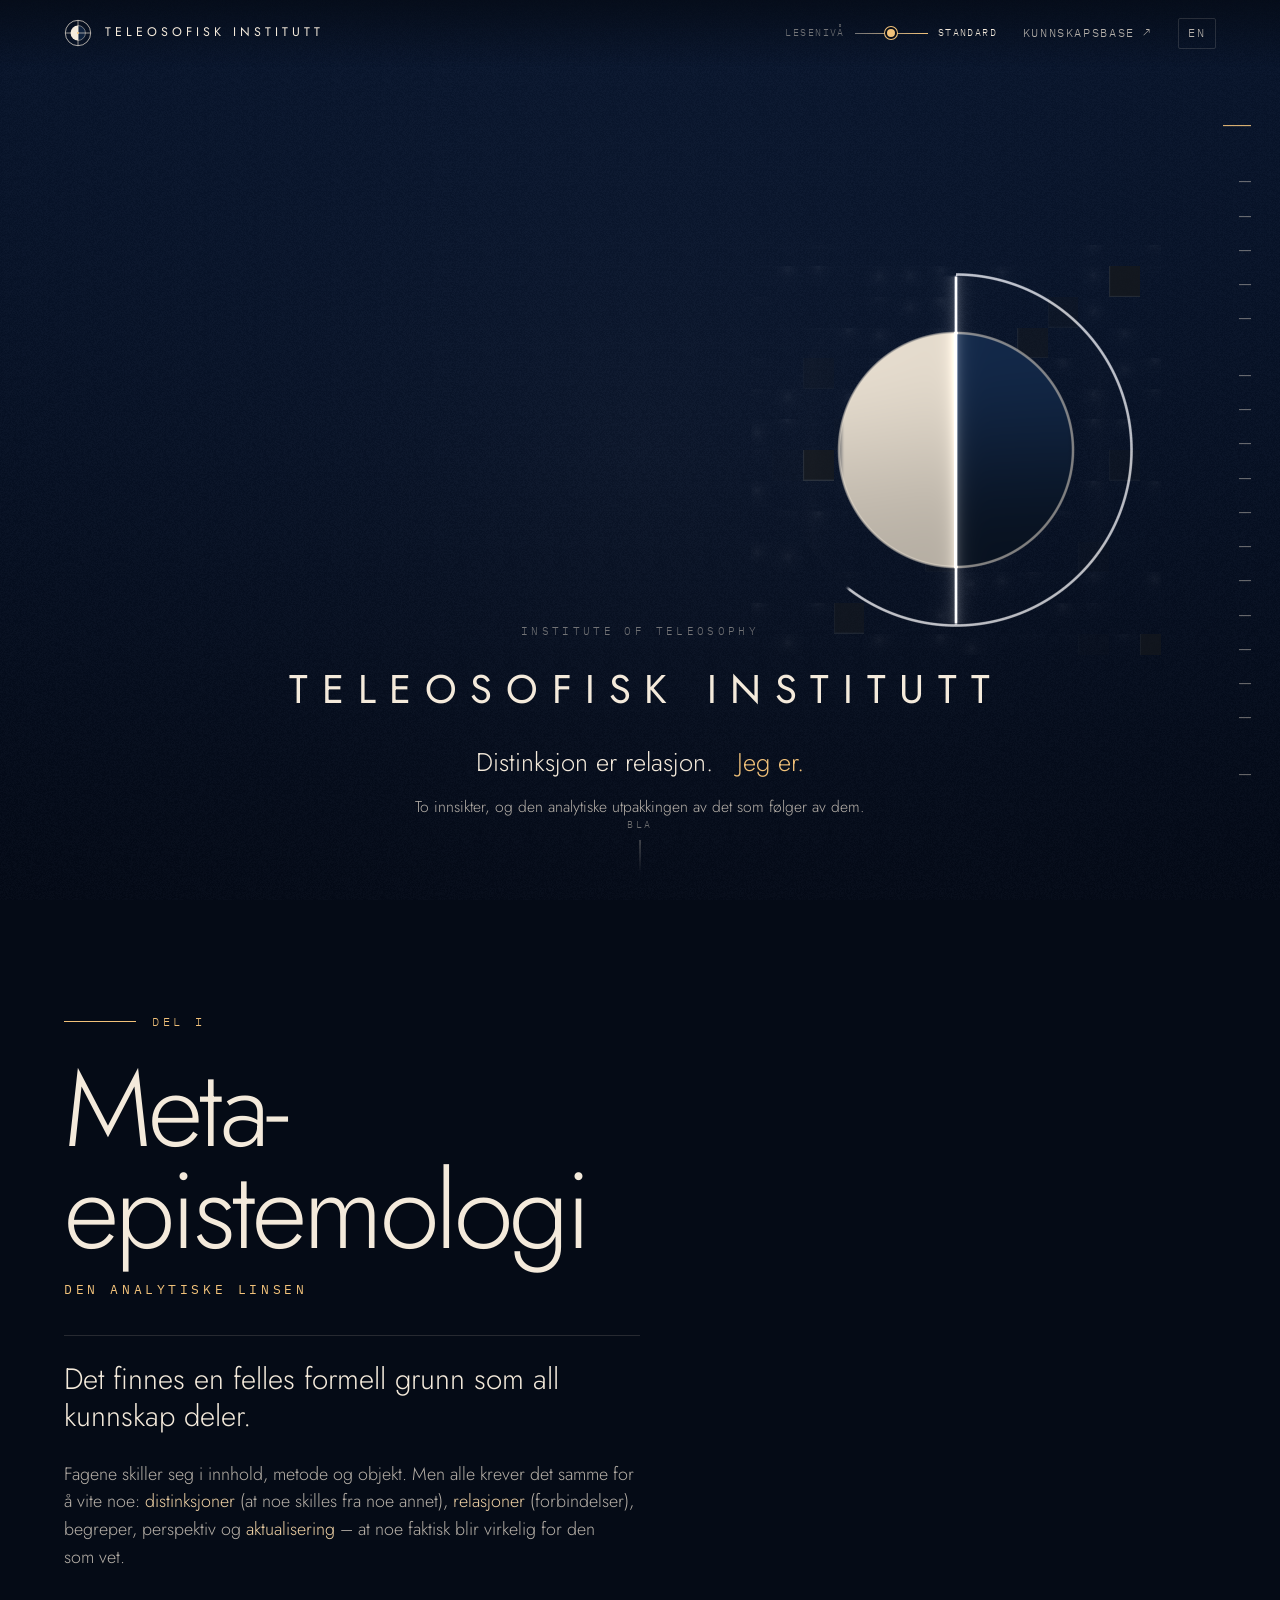
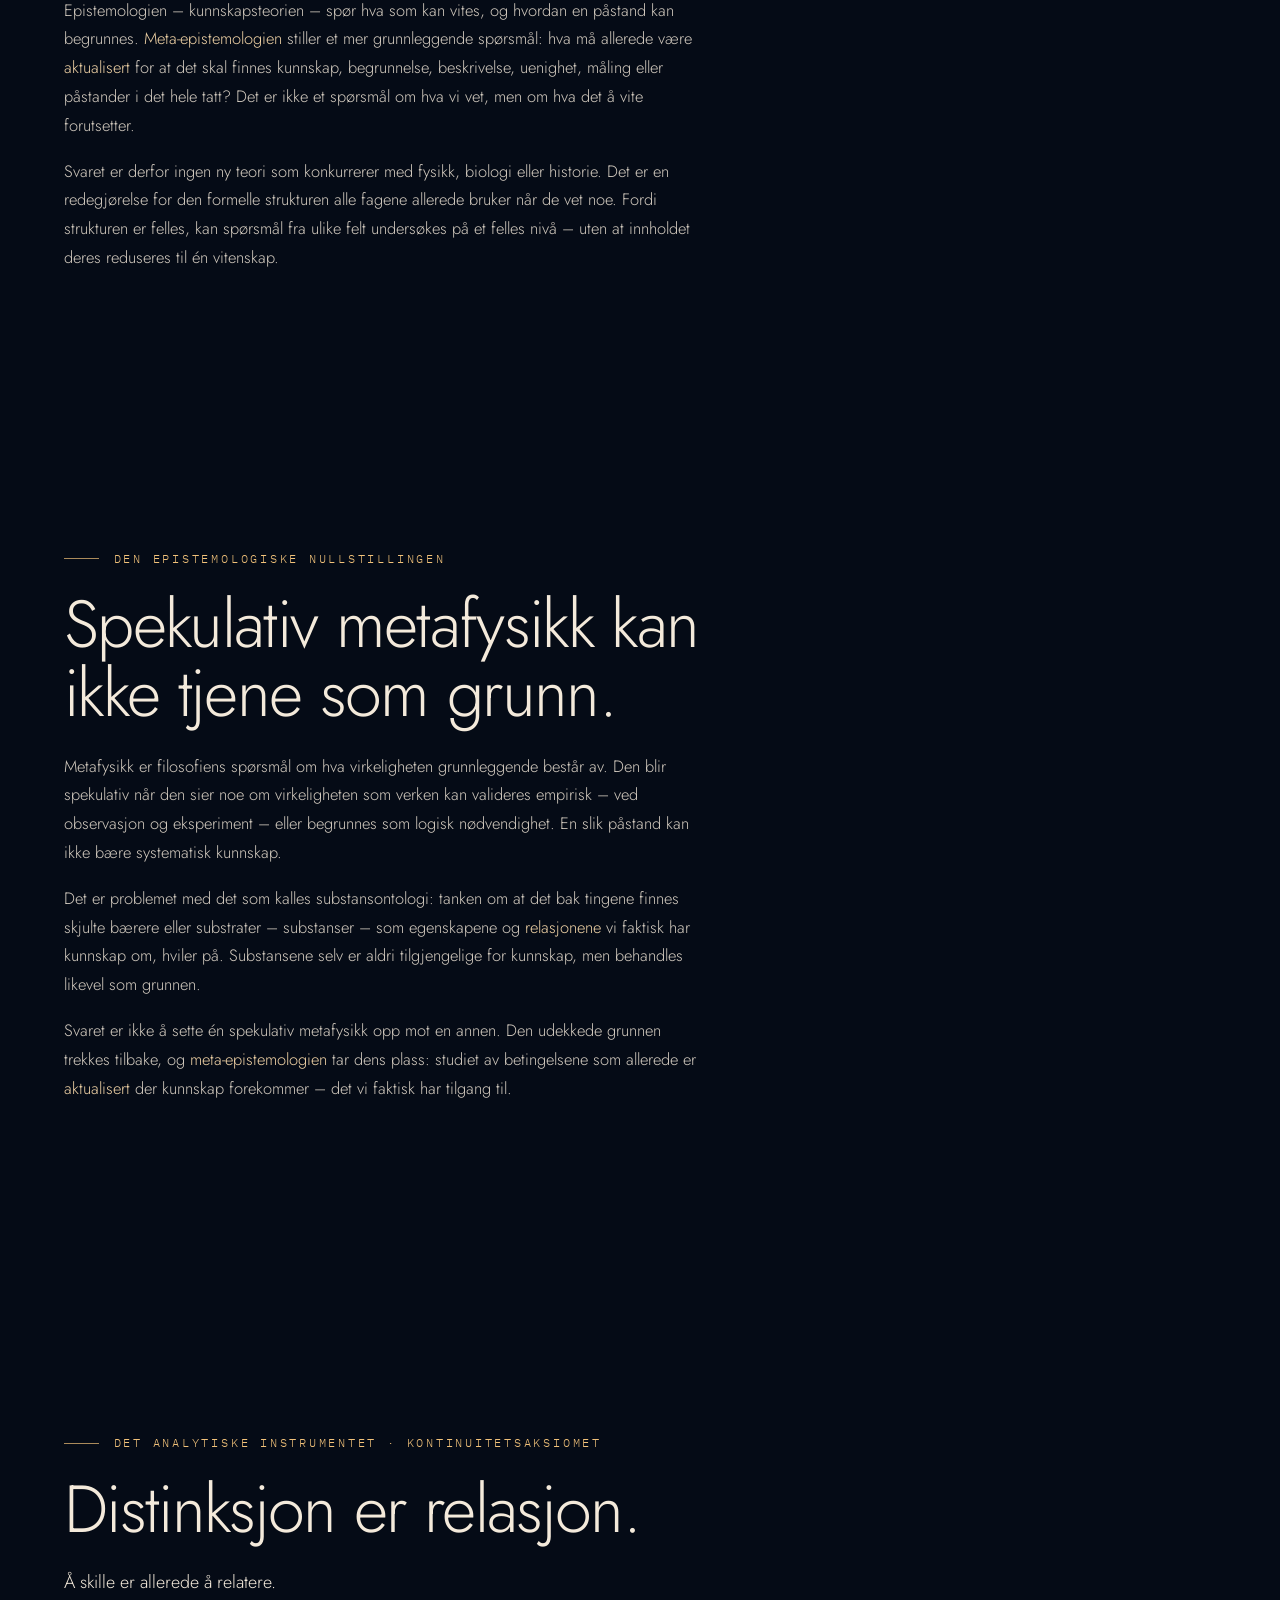
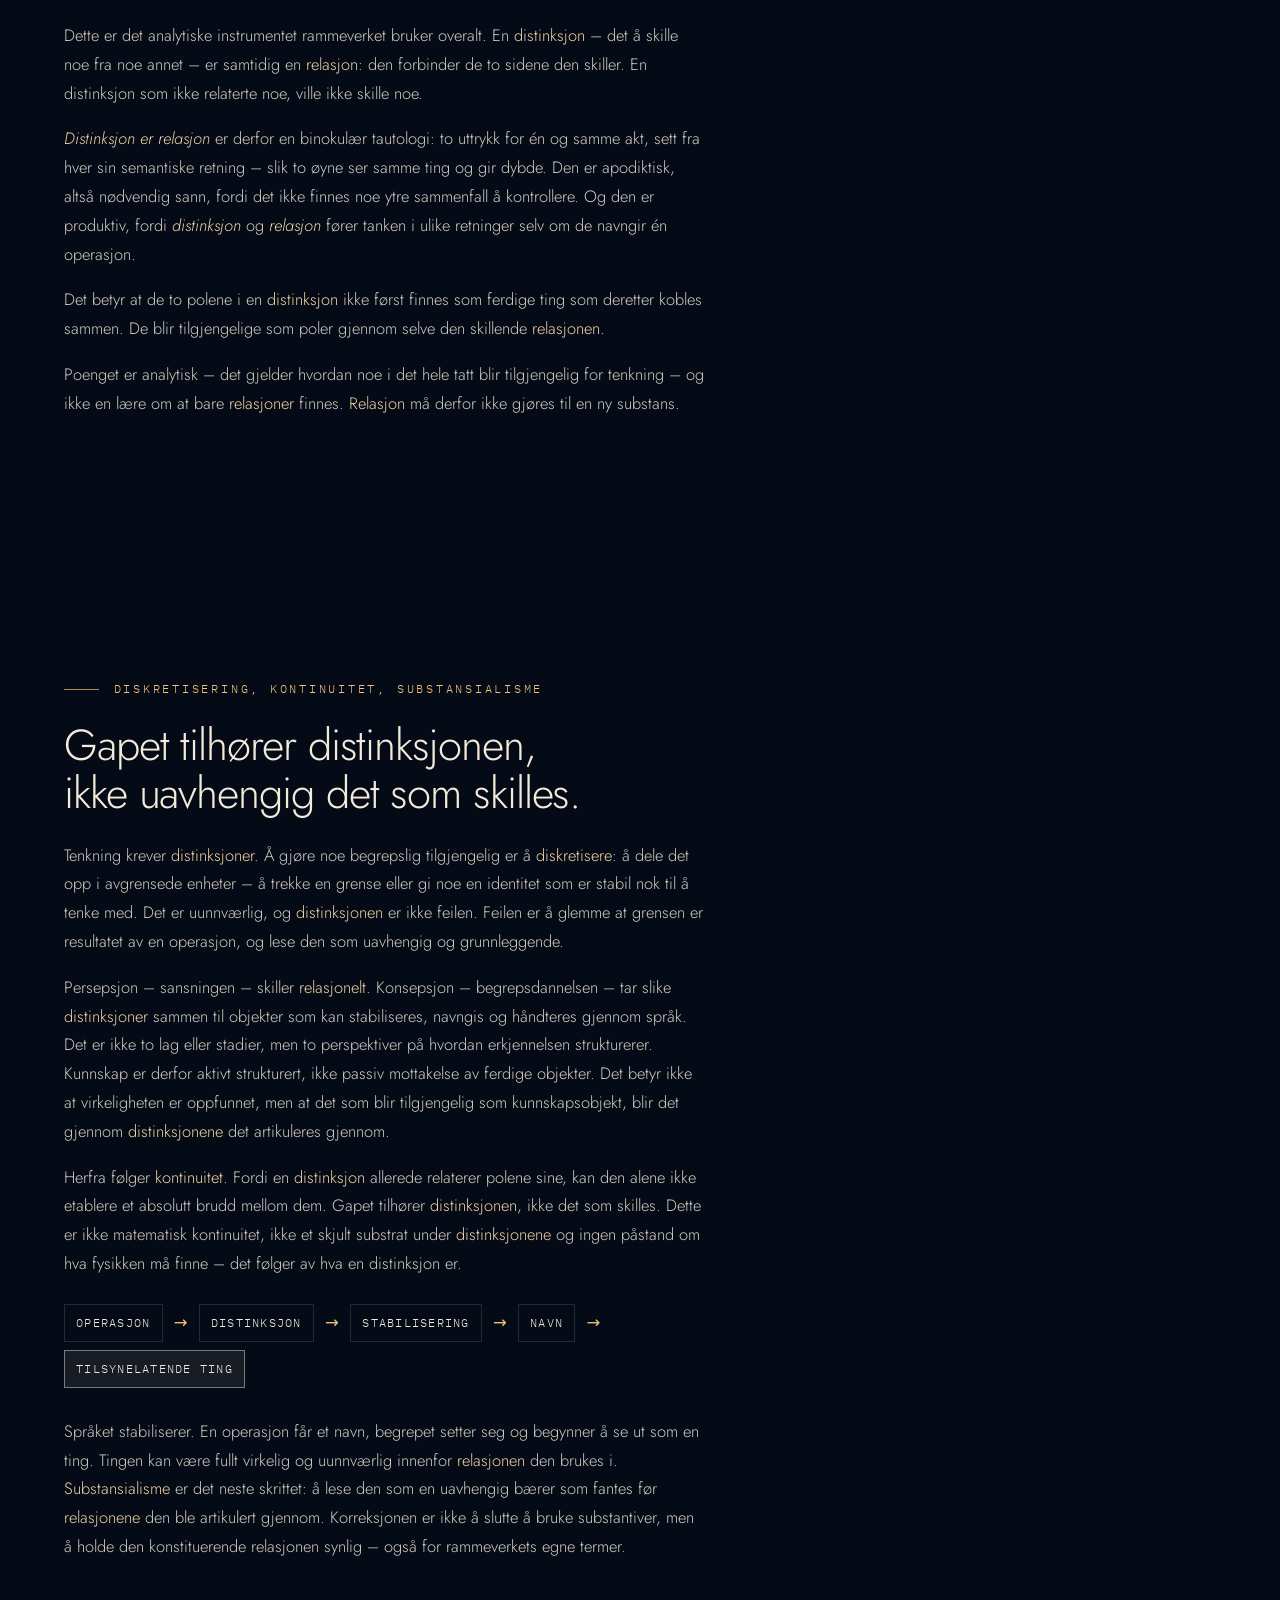
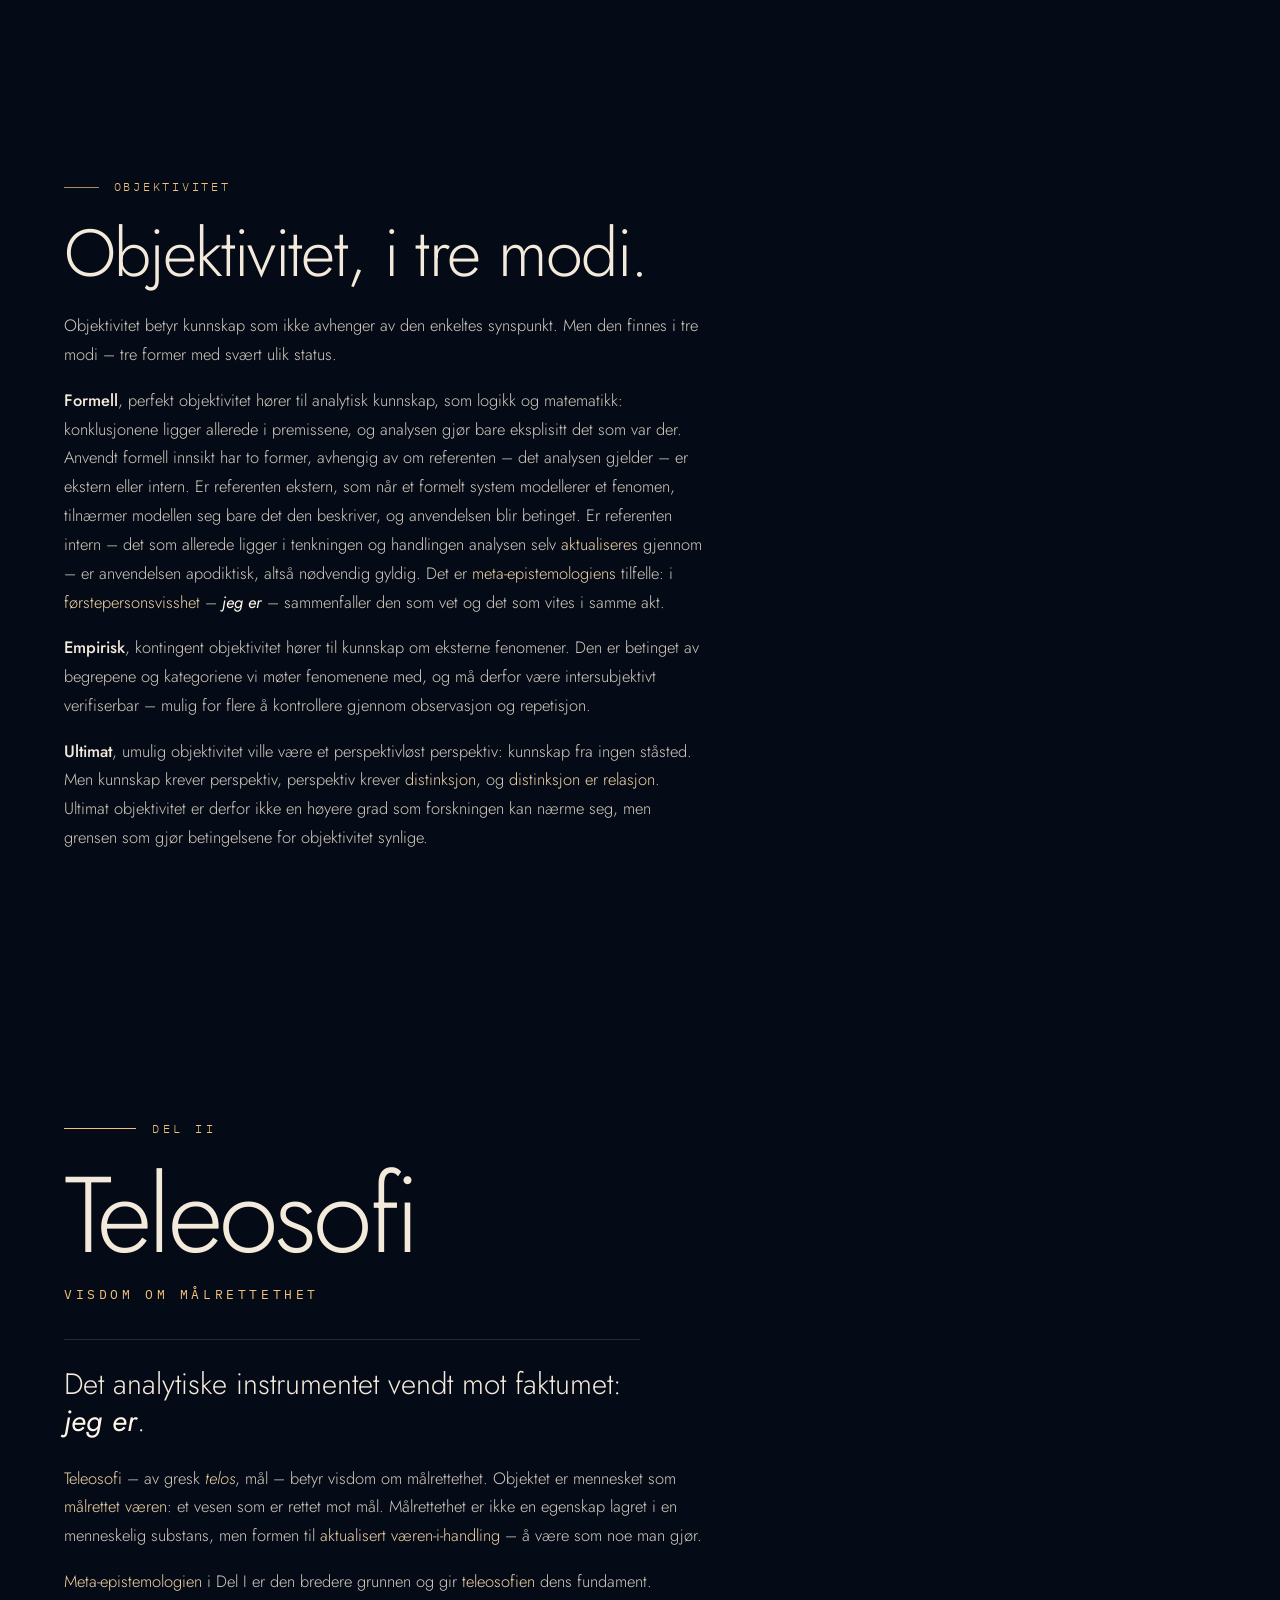
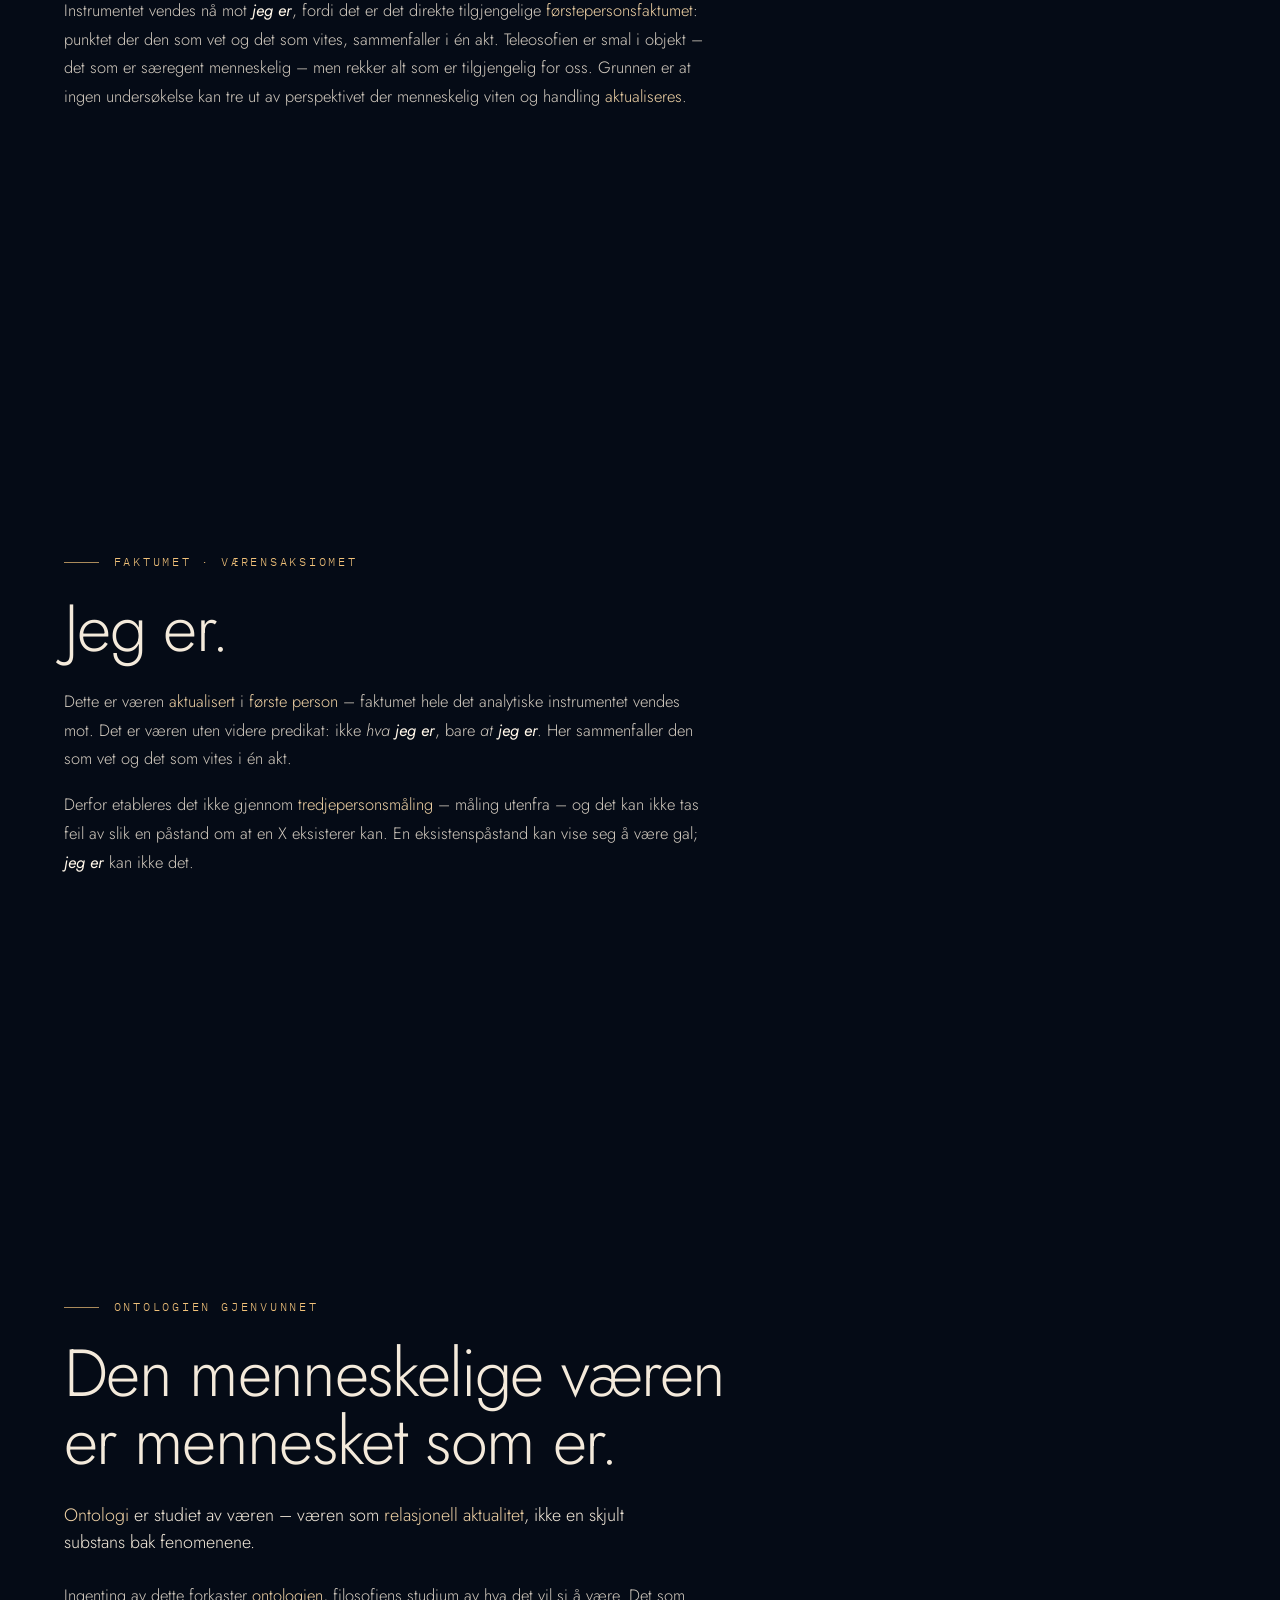
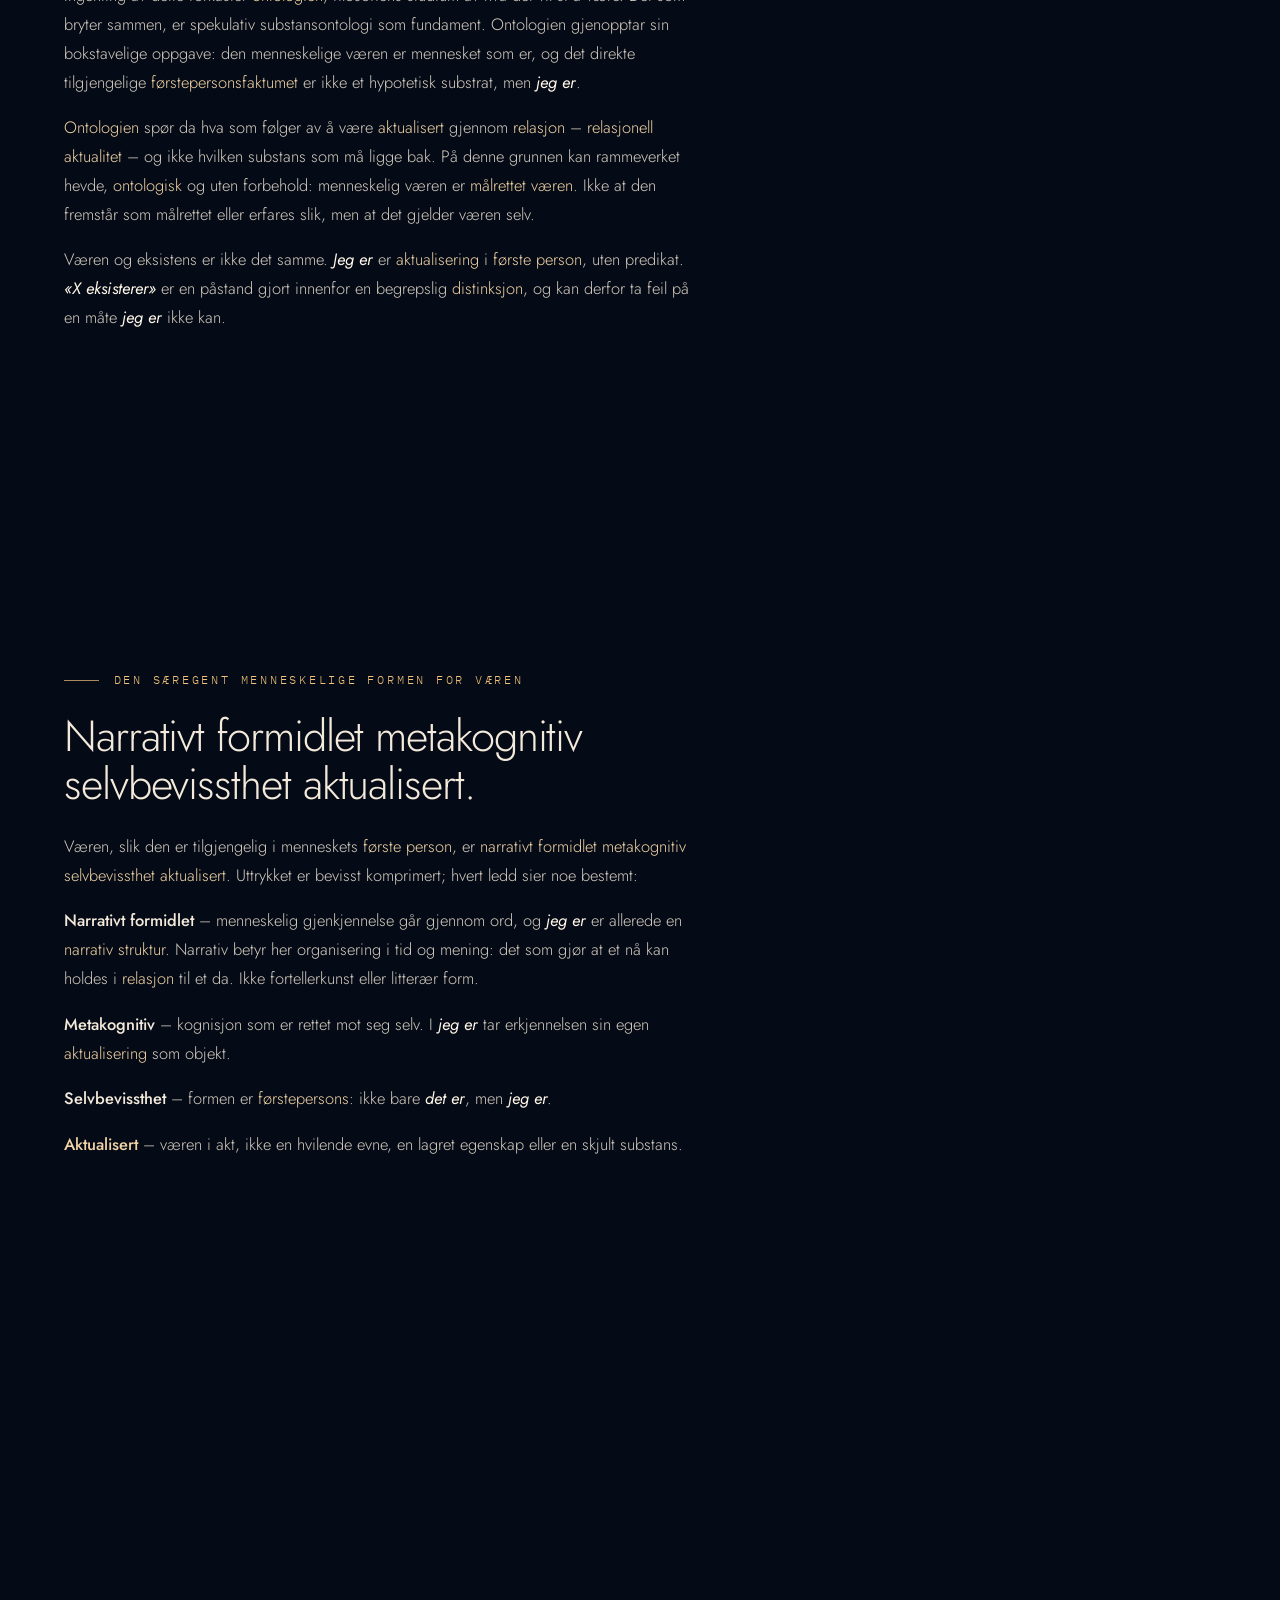
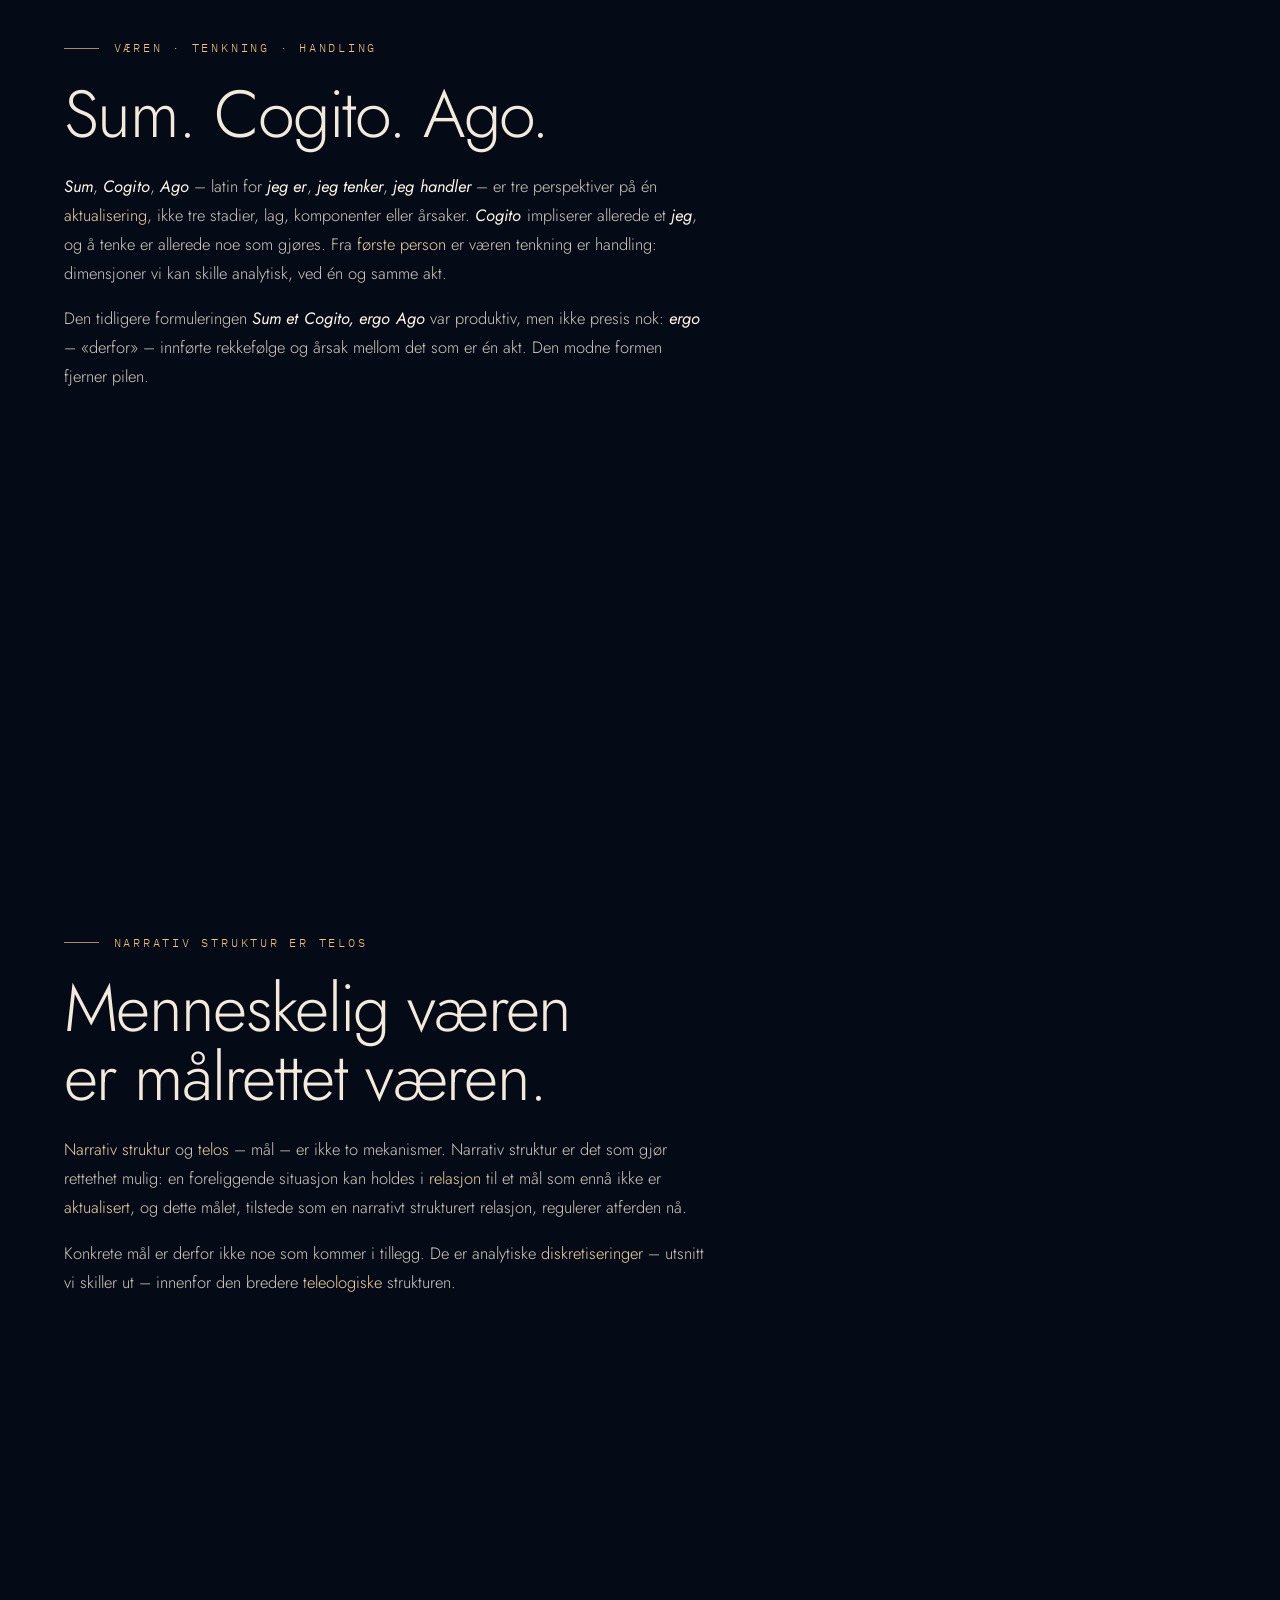
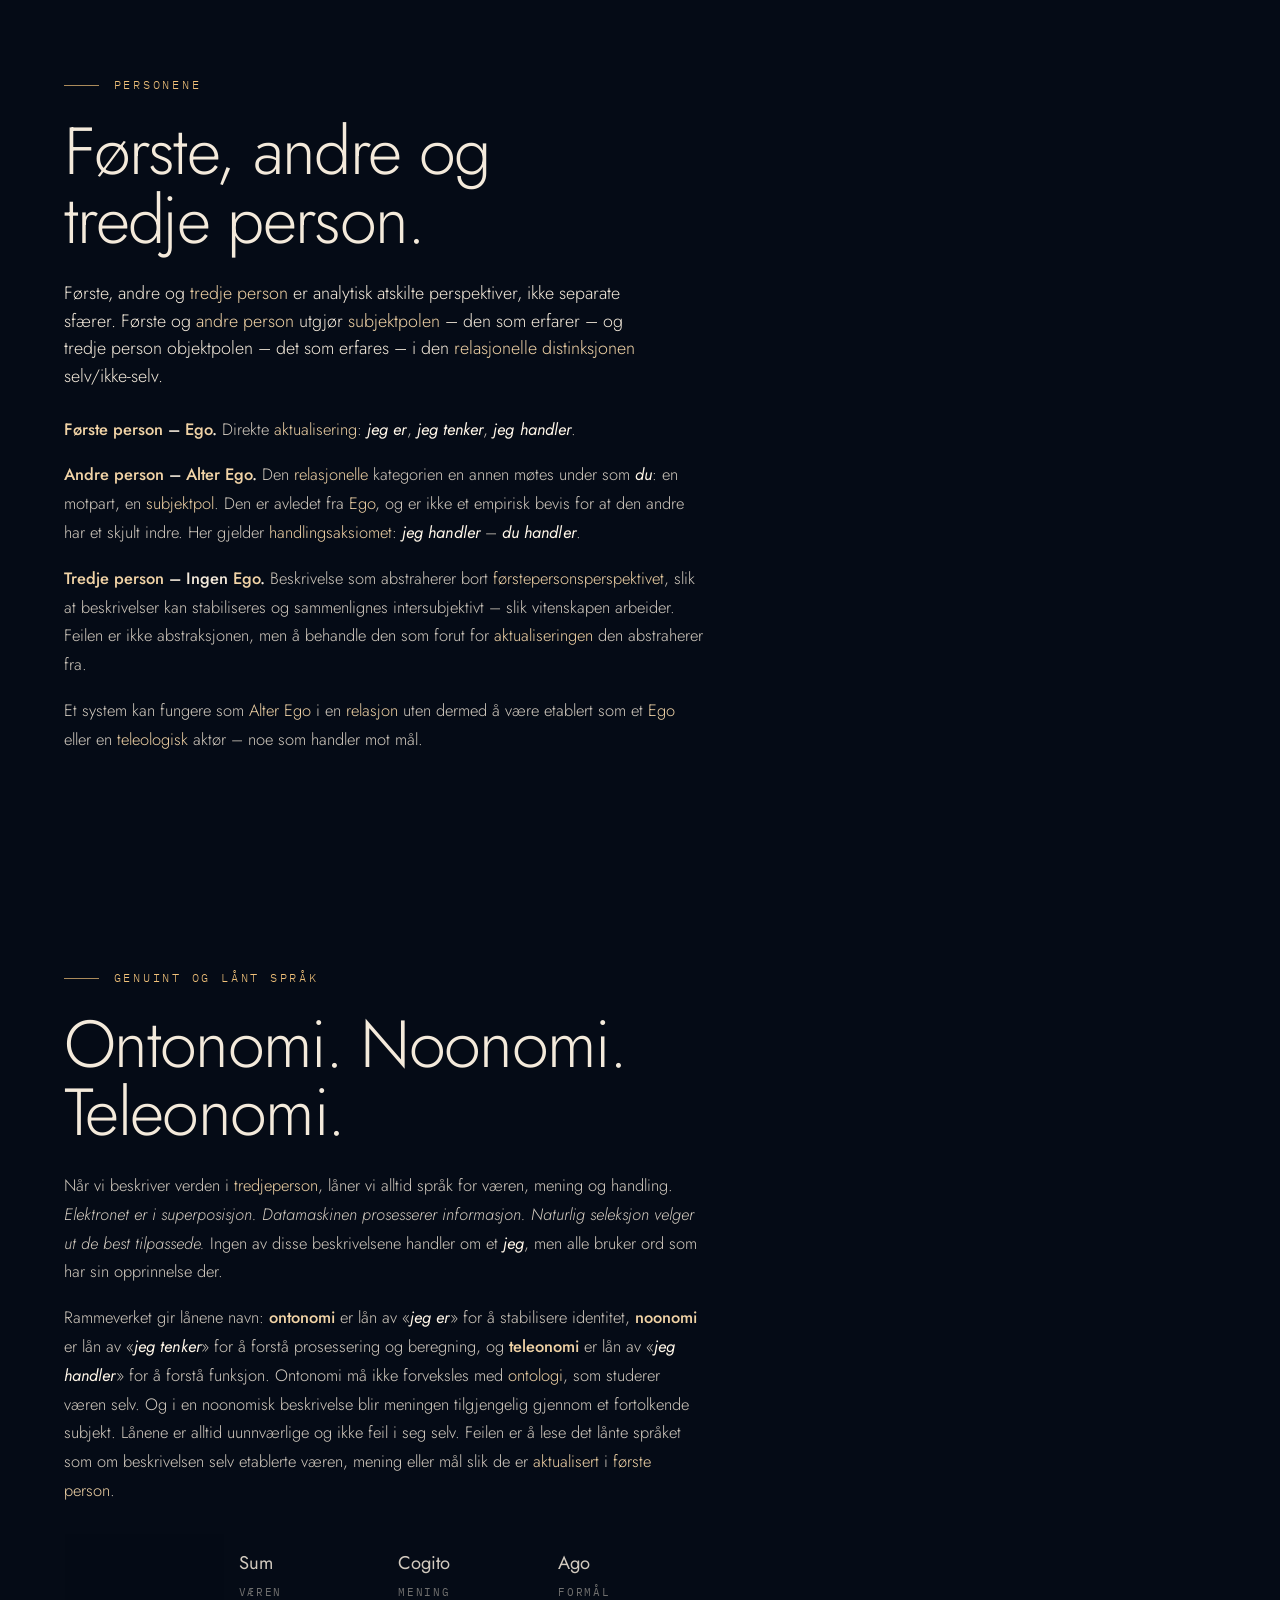
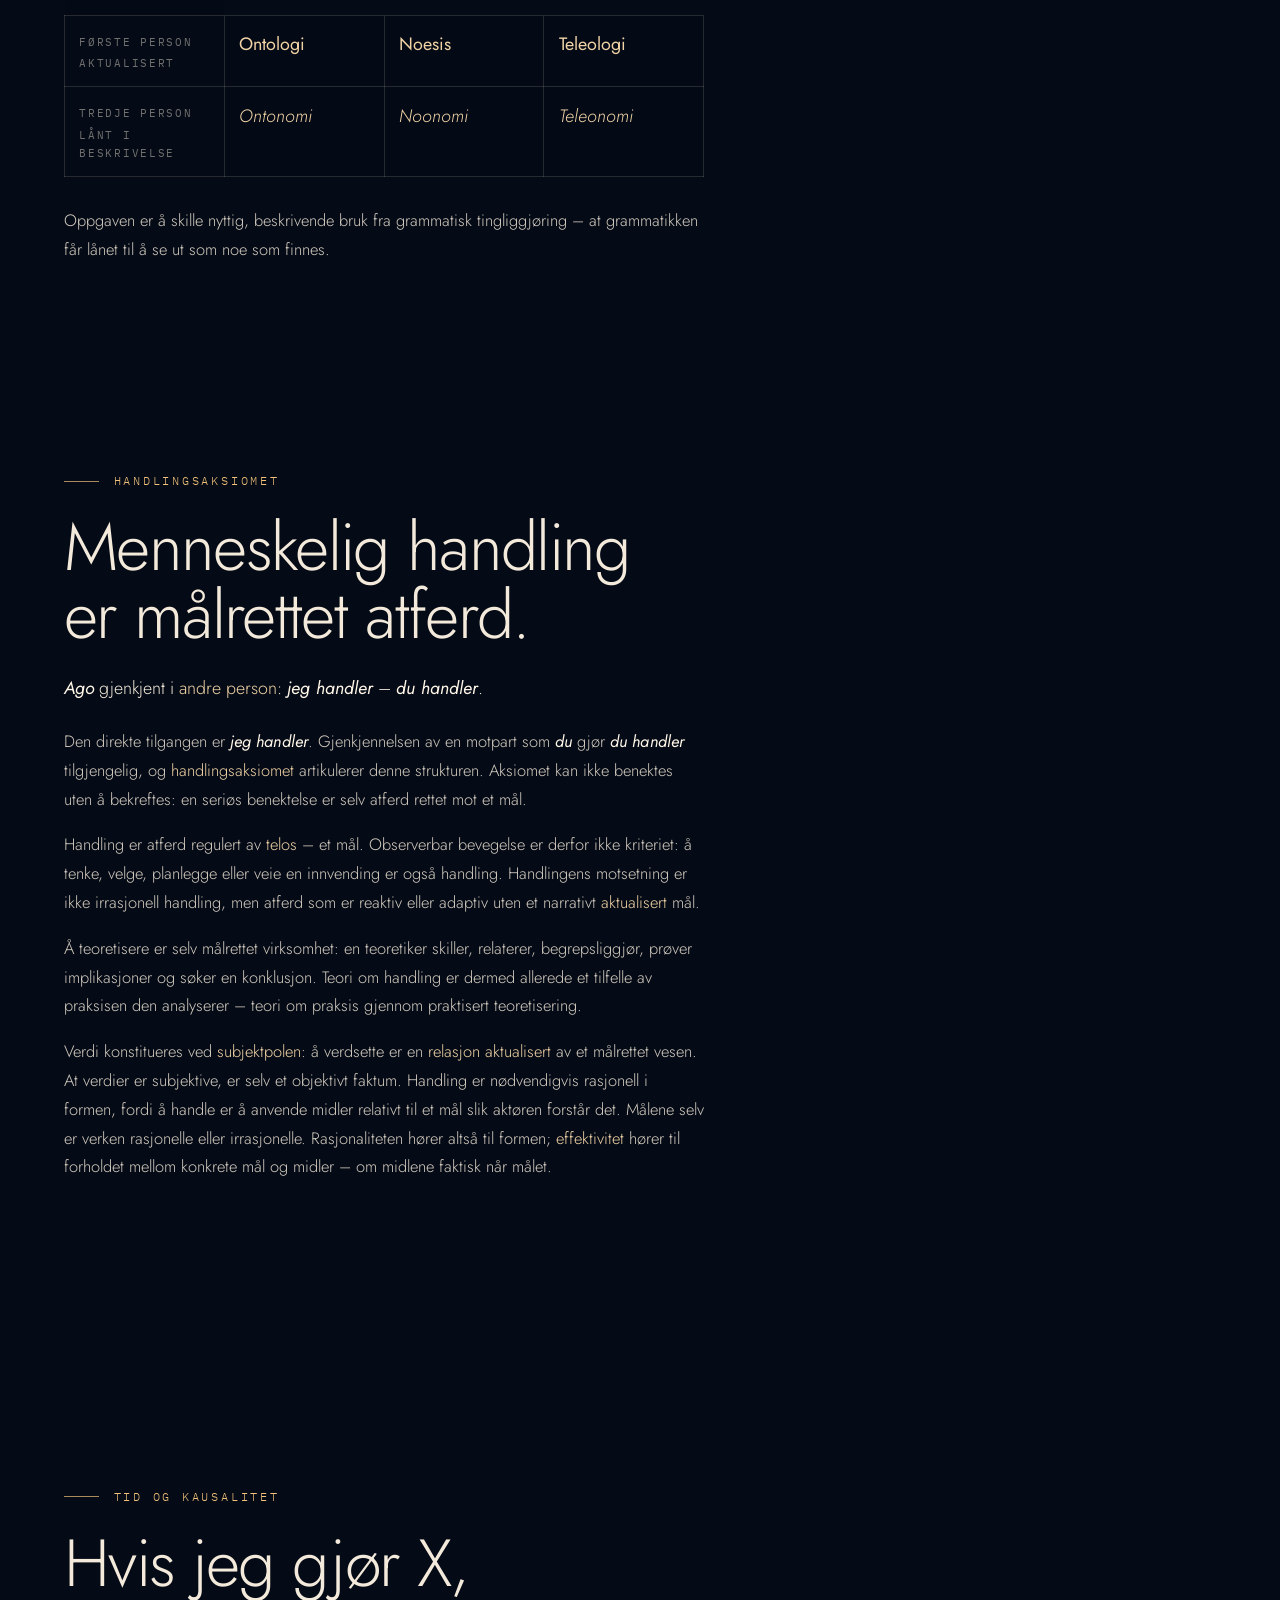
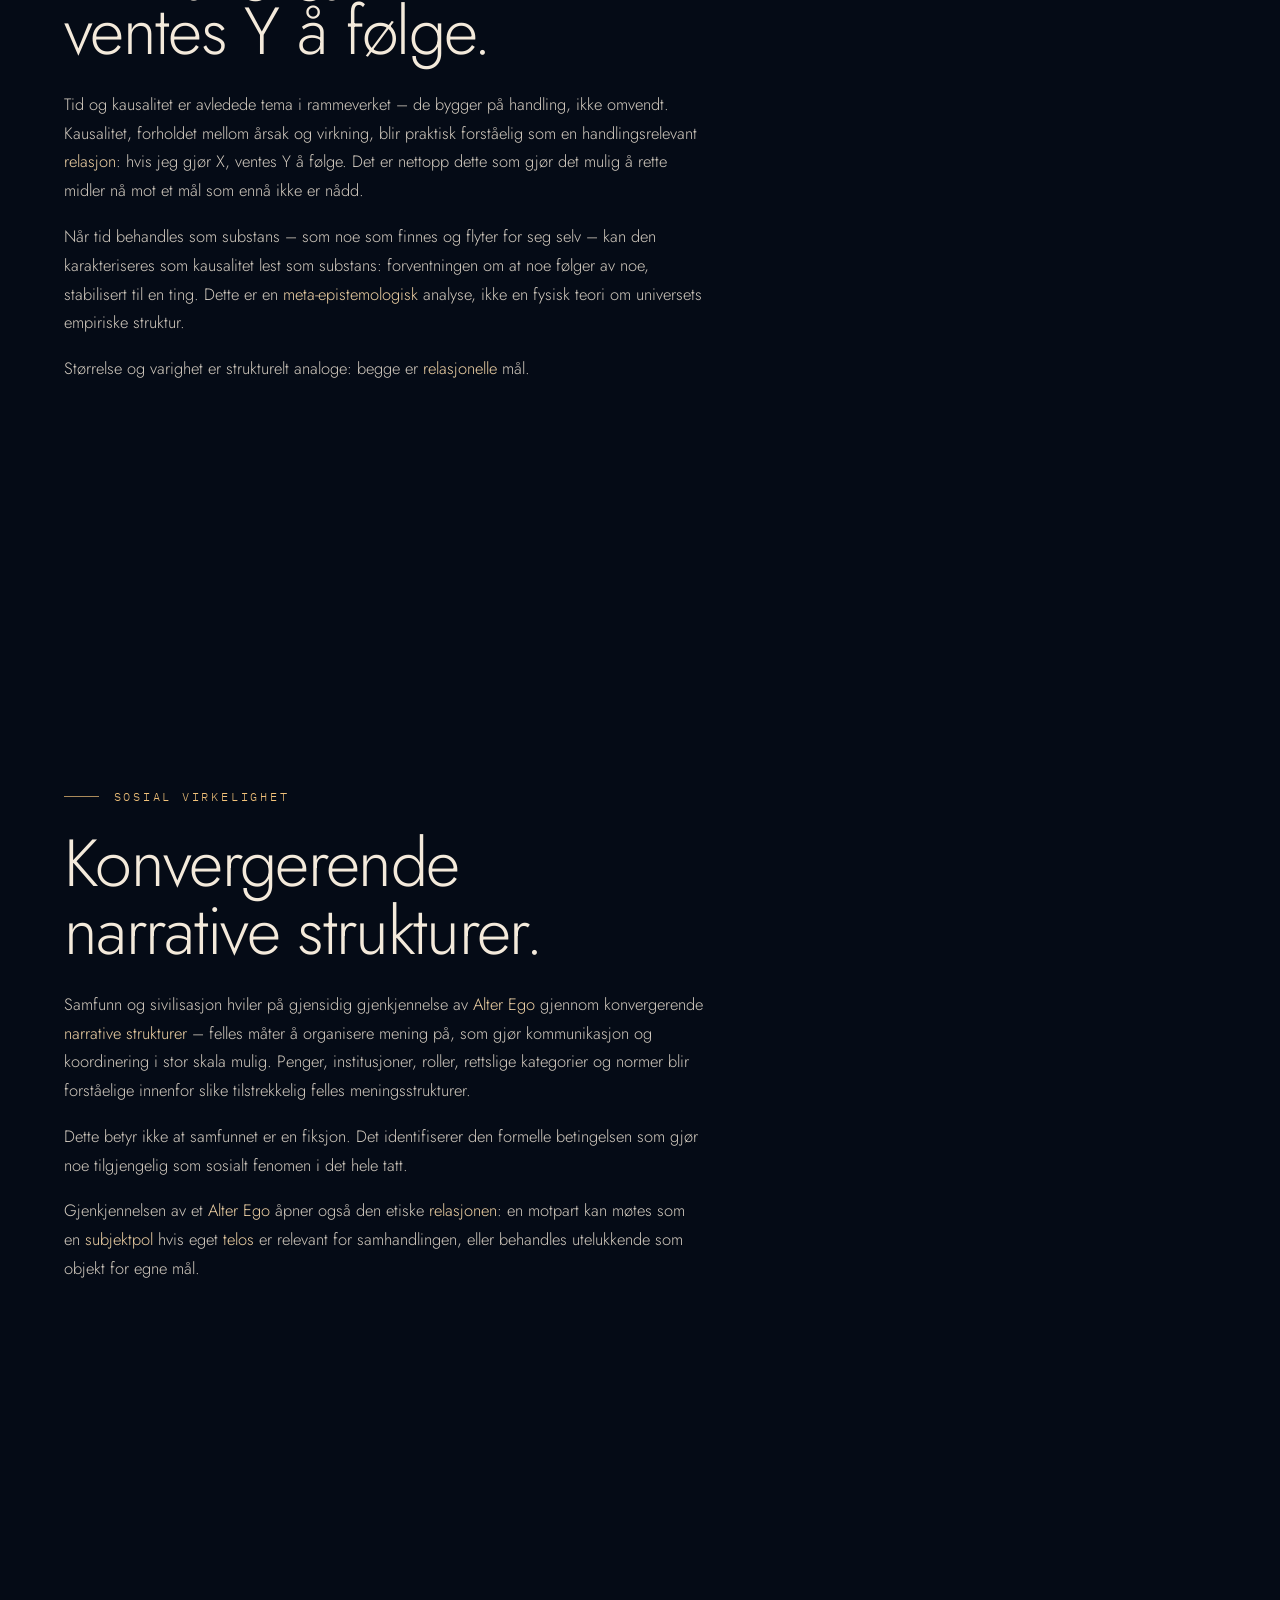
<file: public/no.html>
<!DOCTYPE html>

<html data-level="2" lang="no">
<head>
<meta charset="utf-8"/>
<meta content="width=device-width, initial-scale=1.0, viewport-fit=cover" name="viewport"/>
<title>Teleosofisk Institutt — formell meta-epistemologi</title>
<meta content="Teleosofisk Institutt er en registrert norsk ideell organisasjon som arbeider med formell meta-epistemologi: studiet av hva som allerede må være aktualisert for at det i det hele tatt skal finnes kunnskap, begrunnelse eller en påstand." name="description"/>
<meta content="#050b16" name="theme-color"/>
<link href="https://teleosofiskinstitutt.no/" rel="canonical"/>
<link href="favicon.ico" rel="icon" sizes="48x48"/>
<link href="images/mark.svg" rel="icon" type="image/svg+xml"/>
<link href="images/favicon-32.png" rel="icon" sizes="32x32" type="image/png"/>
<link href="images/apple-touch-icon.png" rel="apple-touch-icon"/>
<link href="site-no.webmanifest" rel="manifest"/>
<meta content="website" property="og:type"/>
<meta content="Teleosofisk Institutt" property="og:site_name"/>
<meta content="Teleosofisk Institutt — formell meta-epistemologi" property="og:title"/>
<meta content="Teleosofisk Institutt er en registrert norsk ideell organisasjon som arbeider med formell meta-epistemologi: studiet av hva som allerede må være aktualisert for at det i det hele tatt skal finnes kunnskap, begrunnelse eller en påstand." property="og:description"/>
<meta content="https://teleosofiskinstitutt.no/" property="og:url"/>
<meta content="https://teleosofiskinstitutt.no/images/og.jpg" property="og:image"/>
<meta content="image/jpeg" property="og:image:type"/>
<meta content="1200" property="og:image:width"/>
<meta content="630" property="og:image:height"/>
<meta content="Teleosofisk Institutts merke — en sirkel delt av én strek, krem og marine — med sentrum i solen ved horisonten." property="og:image:alt"/>
<meta content="nb_NO" property="og:locale"/>
<meta content="en_US" property="og:locale:alternate"/>
<meta content="summary_large_image" name="twitter:card"/>
<meta content="Teleosofisk Institutt — formell meta-epistemologi" name="twitter:title"/>
<meta content="Teleosofisk Institutt er en registrert norsk ideell organisasjon som arbeider med formell meta-epistemologi: studiet av hva som allerede må være aktualisert for at det i det hele tatt skal finnes kunnskap, begrunnelse eller en påstand." name="twitter:description"/>
<meta content="https://teleosofiskinstitutt.no/images/og.jpg" name="twitter:image"/>
<link href="https://instituteofteleosophy.org/" hreflang="en" rel="alternate"/>
<link href="https://teleosofiskinstitutt.no/" hreflang="no" rel="alternate"/>
<link href="https://instituteofteleosophy.org/" hreflang="x-default" rel="alternate"/>
<link href="https://fonts.googleapis.com" rel="preconnect"/>
<link crossorigin="" href="https://fonts.gstatic.com" rel="preconnect"/>
<link href="https://fonts.googleapis.com/css2?family=IBM+Plex+Mono:wght@400&amp;family=Jost:ital,wght@0,300;0,400;0,500;1,300;1,400&amp;display=swap" rel="stylesheet"/>
<link href="styles.css?v=af2847854e" rel="stylesheet"/>
<script>document.documentElement.className += " js"; try { var lv = localStorage.getItem("level"); if (lv === "1" || lv === "2" || lv === "3") document.documentElement.setAttribute("data-level", lv); } catch (e) {} setTimeout(function () { if (!window.fieldReady) document.documentElement.className = document.documentElement.className.replace(" js", ""); }, 4000);</script>
<script data-domains="instituteofteleosophy.org,teleosofiskinstitutt.no" data-website-id="b97d4ee5-205d-4a35-af86-c001f4d36a56" defer="" src="https://cloud.umami.is/script.js"></script>
</head>
<body>
<a class="skip" href="#meta-epistemology">Hopp til innholdet</a>
<canvas aria-hidden="true" id="field"></canvas>
<div aria-hidden="true" class="band-fade"></div>
<div aria-hidden="true" class="veil"></div>
<header class="bar">
<a aria-label="Teleosofisk Institutt" class="brand" href="/">
<img alt="" height="28" src="images/mark.svg" width="28"/>
<span>Teleosofisk Institutt</span>
</a>
<p aria-hidden="true" class="partbar"><span data-p="1"><b>I</b>Meta-epistemologi</span><span data-p="2"><b>II</b>Teleosofi</span></p>
<nav aria-label="Site" class="bar-links">
<div class="level-wrap"><button aria-controls="level-panel" aria-expanded="false" aria-label="Lesenivå" class="level-toggle" title="Lesenivå" type="button"><svg aria-hidden="true" class="chev" height="10" viewbox="0 0 6 10" width="6"><path d="M5 1 1 5l4 4" fill="none" stroke="currentColor" stroke-linecap="round" stroke-linejoin="round" stroke-width="1.2"></path></svg><span class="knob"></span><svg aria-hidden="true" class="chev chev-r" height="10" viewbox="0 0 6 10" width="6"><path d="M5 1 1 5l4 4" fill="none" stroke="currentColor" stroke-linecap="round" stroke-linejoin="round" stroke-width="1.2"></path></svg></button> <label class="level" id="level-panel" title="Lesenivå"><span class="level-label">Lesenivå</span><input aria-label="Lesenivå" data-names="Enkel|Standard|Teknisk" max="3" min="1" step="1" type="range" value="2"/><span aria-hidden="true" class="level-name">Standard</span></label></div>
<a class="kb" href="https://meta-epistemology.org">Kunnskapsbase <span aria-hidden="true">↗</span></a>
<a class="lang" href="https://instituteofteleosophy.org/" hreflang="en" lang="en" title="English">EN</a>
</nav>
</header>
<nav aria-label="Seksjoner" class="rail">
<ol>
<li><a data-i="0" href="#top"><span class="tick"></span><span class="rail-label">Teleosofisk Institutt</span></a></li>
<li class="gap"><a data-i="1" href="#meta-epistemology"><span class="tick"></span><span class="rail-label">Meta-epistemologi</span></a></li>
<li><a data-i="2" href="#metaphysics"><span class="tick"></span><span class="rail-label">Spekulativ metafysikk</span></a></li>
<li><a data-i="3" href="#distinction"><span class="tick"></span><span class="rail-label">Distinksjon er relasjon</span></a></li>
<li><a data-i="4" href="#discretization"><span class="tick"></span><span class="rail-label">Diskretisering og substansialisme</span></a></li>
<li><a data-i="5" href="#objectivity"><span class="tick"></span><span class="rail-label">Objektivitet</span></a></li>
<li class="gap"><a data-i="6" href="#teleosophy"><span class="tick"></span><span class="rail-label">Teleosofi</span></a></li>
<li><a data-i="7" href="#i-am"><span class="tick"></span><span class="rail-label">Jeg er</span></a></li>
<li><a data-i="8" href="#ontology"><span class="tick"></span><span class="rail-label">Ontologien gjenvunnet</span></a></li>
<li><a data-i="9" href="#human-form"><span class="tick"></span><span class="rail-label">Selvbevissthet aktualisert</span></a></li>
<li><a data-i="10" href="#sum-cogito-ago"><span class="tick"></span><span class="rail-label">Sum, Cogito, Ago</span></a></li>
<li><a data-i="11" href="#purposeful-being"><span class="tick"></span><span class="rail-label">Målrettet væren</span></a></li>
<li><a data-i="12" href="#persons"><span class="tick"></span><span class="rail-label">Personene</span></a></li>
<li><a data-i="13" href="#borrowed-language"><span class="tick"></span><span class="rail-label">Ontonomi, noonomi, teleonomi</span></a></li>
<li><a data-i="14" href="#action"><span class="tick"></span><span class="rail-label">Handlingsaksiomet</span></a></li>
<li><a data-i="15" href="#time-causality"><span class="tick"></span><span class="rail-label">Tid og kausalitet</span></a></li>
<li><a data-i="16" href="#social"><span class="tick"></span><span class="rail-label">Sosial virkelighet</span></a></li>
<li class="gap"><a data-i="17" href="#institute"><span class="tick"></span><span class="rail-label">Instituttet</span></a></li>
</ol>
</nav>
<main>
<section aria-labelledby="h-top" class="stage hero" data-part="0" data-stage="0" id="top">
<div class="hero-inner">
<p class="hero-kicker">Institute of Teleosophy</p>
<h1 id="h-top">Teleosofisk Institutt</h1>
<p class="hero-axioms"><span>Distinksjon er relasjon.</span> <span>Jeg er.</span></p>
<p class="hero-sub">To innsikter, og den analytiske utpakkingen av det som følger av dem.</p>
</div>
<a class="scroll-cue" href="#meta-epistemology"><span>Bla</span><i aria-hidden="true"></i></a>
</section>
<section aria-labelledby="h-meta-epistemology" class="stage chapter" data-fig="1" data-part="1" data-stage="1" id="meta-epistemology">
<div class="stage-inner">
<p class="chapter-num">Del I</p>
<h2 class="chapter-title" id="h-meta-epistemology">Meta-epistemologi<span class="chapter-sub">Den analytiske linsen</span></h2>
<p class="chapter-statement hl">Det finnes en felles formell grunn som all kunnskap deler.</p>
<p class="lead hl" data-lv="1">Fysikk, biologi, historie og alle andre fag handler om ulike ting og bruker ulike metoder. Men i alle fag krever det å vite noe det samme: at man skiller ting fra hverandre, ser hvordan de henger sammen, setter ord på dem, ser dem fra et ståsted – og at noe faktisk blir virkelig for den som vet.</p>
<div class="body prose hl" data-lv="1">
<p>Filosofien har et eget felt for spørsmål om kunnskap: kunnskapslæren, eller epistemologien. Den spør hva vi kan vite, og hvordan vi kan begrunne det vi påstår. Her stilles et mer grunnleggende spørsmål: hva må allerede være virkeliggjort for at det i det hele tatt skal finnes kunnskap, begrunnelser, beskrivelser, uenighet, målinger eller påstander? Det er spørsmålet om forutsetningene for kunnskap – derav navnet <span class="t">meta-epistemologi</span>: kunnskapslæren om selve grunnlaget for kunnskap.</p>
<p>Svaret er ikke en ny teori som konkurrerer med fysikk, biologi eller historie. Det er en beskrivelse av den formen alle fag allerede bruker når de vet noe. Derfor kan spørsmål fra helt ulike fag undersøkes på samme grunnlag, uten at alt gjøres om til ett fag.</p>
</div>
<p class="lead hl" data-lv="2">Fagene skiller seg i innhold, metode og objekt. Men alle krever det samme for å vite noe: <span class="t">distinksjoner</span> (at noe skilles fra noe annet), <span class="t">relasjoner</span> (forbindelser), begreper, perspektiv og <span class="t">aktualisering</span> – at noe faktisk blir virkelig for den som vet.</p>
<div class="body prose hl" data-lv="2">
<p>Epistemologien – kunnskapsteorien – spør hva som kan vites, og hvordan en påstand kan begrunnes. <span class="t">Meta-epistemologien</span> stiller et mer grunnleggende spørsmål: hva må allerede være <span class="t">aktualisert</span> for at det skal finnes kunnskap, begrunnelse, beskrivelse, uenighet, måling eller påstander i det hele tatt? Det er ikke et spørsmål om hva vi vet, men om hva det å vite forutsetter.</p>
<p>Svaret er derfor ingen ny teori som konkurrerer med fysikk, biologi eller historie. Det er en redegjørelse for den formelle strukturen alle fagene allerede bruker når de vet noe. Fordi strukturen er felles, kan spørsmål fra ulike felt undersøkes på et felles nivå – uten at innholdet deres reduseres til én vitenskap.</p>
</div>
<p class="lead hl" data-lv="3">Fagene skiller seg fra hverandre i innhold, metode og objekt. De skiller seg ikke i om det å vite krever <span class="t">distinksjoner</span>, <span class="t">relasjoner</span>, begrepslig artikulering, perspektiv og <span class="t">aktualisering</span>.</p>
<div class="body prose hl" data-lv="3">
<p>Epistemologien spør hva som kan vites, og hvordan en påstand kan begrunnes.
    <span class="t">Meta-epistemologien</span> stiller det forutgående spørsmålet: hva må allerede være <span class="t">aktualisert</span> for at
    det i det hele tatt skal finnes kunnskap, begrunnelse, beskrivelse, uenighet, måling eller en
    påstand.</p>
</div>
<details class="more" data-lv="3">
<summary><span class="more-open">Les mer</span><span class="more-close">Lukk</span><span aria-hidden="true" class="more-icon"></span></summary>
<div class="prose hl">
<p>Svaret er ikke en ny teori som konkurrerer med fysikk, biologi eller historie.
    Det er en redegjørelse for den formelle epistemologiske strukturen disse fagene allerede
    benytter når de vet noe som helst. Dette er også det som muliggjør en annen form for
    tverrfaglighet: spørsmål fra ulike felt kan undersøkes på et felles epistemologisk nivå uten at
    deres empiriske innhold reduseres til én vitenskap. Den felles grunnen er formell, ikke en
    blanding av fagstoff.</p>
</div>
</details>
</div>
</section>
<section aria-labelledby="h-metaphysics" class="stage" data-fig="2" data-part="1" data-stage="2" id="metaphysics">
<div class="stage-inner">
<p class="label">Den epistemologiske nullstillingen</p>
<h2 class="statement" id="h-metaphysics">Spekulativ metafysikk kan ikke tjene som grunn.</h2>
<div class="body prose hl" data-lv="1">
<p>Metafysikk er den delen av filosofien som spør hva virkeligheten egentlig består av – også bak det vi kan se og måle. Mye metafysikk er spekulativ: den sier noe om hvordan verden er, uten at det kan sjekkes.</p>
<p>Vi kan vite noe på to måter: ved å observere og teste, slik naturvitenskapen gjør, eller ved ren logikk, slik matematikken gjør. En påstand som verken kan sjekkes på den ene eller den andre måten, kan ikke bære kunnskap.</p>
<p>Nettopp dette er problemet med en gammel og utbredt tanke: at verden består av skjulte, ferdige ting – substanser – bak det vi ser, og at egenskapene og forbindelsene vi faktisk kjenner, hviler på dem. Ingen kan sjekke slike skjulte ting, men de behandles likevel som grunnmuren.</p>
<p>Løsningen er ikke å finne på en ny teori om hva som ligger bak. Den usjekkede grunnmuren fjernes. I stedet undersøker vi det vi faktisk kan vite noe om: forutsetningene som allerede er virkeliggjort hver gang noen vet noe.</p>
</div>
<div class="body prose hl" data-lv="2">
<p>Metafysikk er filosofiens spørsmål om hva virkeligheten grunnleggende består av. Den blir spekulativ når den sier noe om virkeligheten som verken kan valideres empirisk – ved observasjon og eksperiment – eller begrunnes som logisk nødvendighet. En slik påstand kan ikke bære systematisk kunnskap.</p>
<p>Det er problemet med det som kalles substansontologi: tanken om at det bak tingene finnes skjulte bærere eller substrater – substanser – som egenskapene og <span class="t">relasjonene</span> vi faktisk har kunnskap om, hviler på. Substansene selv er aldri tilgjengelige for kunnskap, men behandles likevel som grunnen.</p>
<p>Svaret er ikke å sette én spekulativ metafysikk opp mot en annen. Den udekkede grunnen trekkes tilbake, og <span class="t">meta-epistemologien</span> tar dens plass: studiet av betingelsene som allerede er <span class="t">aktualisert</span> der kunnskap forekommer – det vi faktisk har tilgang til.</p>
</div>
<div class="body prose hl" data-lv="3">
<p>En påstand som verken kan valideres empirisk eller forankres som ren logisk
    nødvendighet, mangler den dekningen som kreves for å bære systematisk kunnskap. Dette er
    vanskeligheten ved <strong>spekulativ metafysisk substansontologi</strong>: den postulerer
    skjulte bærere, substrater eller uavhengig bestående ting, og behandler dem så som grunnen for
    de egenskapene og <span class="t">relasjonene</span> som faktisk er tilgjengelige for kunnskap.</p>
<p>Svaret er ikke å møte én spekulativ metafysikk med en annen. Den udekkede
    grunnen trekkes tilbake, og formell <span class="t">meta-epistemologi</span> tar dens plass: studiet av de betingelsene
    som allerede er <span class="t">aktualisert</span> der kunnskap forekommer.</p>
</div>
</div>
</section>
<section aria-labelledby="h-distinction" class="stage" data-fig="3" data-part="1" data-stage="3" id="distinction">
<div class="stage-inner">
<p class="label">Det analytiske instrumentet · kontinuitetsaksiomet</p>
<h2 class="statement" id="h-distinction">Distinksjon er relasjon.</h2>
<p class="lead hl" data-lv="1">Å skille er allerede å forbinde.</p>
<div class="body prose hl" data-lv="1">
<p>All tenkning begynner med å skille noe fra noe annet. Men når du skiller to ting, forbinder du dem samtidig: de er nettopp det som står på hver sin side av det samme skillet. Et skille som ikke forbandt noe, ville ikke skille noe.</p>
<p>De to sidene finnes ikke først som ferdige ting som så kobles sammen; de blir sider gjennom skillet som forbinder dem. «Over» gir ingen mening uten «under».</p>
<p>Setningen «å skille er å forbinde» sier altså det samme to ganger, sett fra to sider – omtrent som to øyne som ser samme ting og sammen gir dybde. Derfor kan den ikke være feil: det finnes ikke noe utenfor den som må stemme. Og likevel er den nyttig, fordi «å skille» og «å forbinde» får oss til å tenke i hver sin retning.</p>
<p>Dette er et poeng om hvordan vi tenker og vet, og derfor er det rammeverkets grunnleggende verktøy. Det er ikke en påstand om at bare forbindelser finnes. Forbindelsen må ikke gjøres til en ny «ting».</p>
</div>
<p class="lead hl" data-lv="2">Å skille er allerede å relatere.</p>
<div class="body prose hl" data-lv="2">
<p>Dette er det analytiske instrumentet rammeverket bruker overalt. En <span class="t">distinksjon</span> – det å skille noe fra noe annet – er samtidig en <span class="t">relasjon</span>: den forbinder de to sidene den skiller. En distinksjon som ikke relaterte noe, ville ikke skille noe.</p>
<p><em><span class="t">Distinksjon er relasjon</span></em> er derfor en binokulær tautologi: to uttrykk for én og samme akt, sett fra hver sin semantiske retning – slik to øyne ser samme ting og gir dybde. Den er apodiktisk, altså nødvendig sann, fordi det ikke finnes noe ytre sammenfall å kontrollere. Og den er produktiv, fordi <em><span class="t">distinksjon</span></em> og <em><span class="t">relasjon</span></em> fører tanken i ulike retninger selv om de navngir én operasjon.</p>
<p>Det betyr at de to polene i en <span class="t">distinksjon</span> ikke først finnes som ferdige ting som deretter kobles sammen. De blir tilgjengelige som poler gjennom selve den skillende <span class="t">relasjonen</span>.</p>
<p>Poenget er analytisk – det gjelder hvordan noe i det hele tatt blir tilgjengelig for tenkning – og ikke en lære om at bare <span class="t">relasjoner</span> finnes. <span class="t">Relasjon</span> må derfor ikke gjøres til en ny substans.</p>
</div>
<p class="lead hl" data-lv="3">Å skille er allerede å relatere.</p>
<div class="body prose hl" data-lv="3">
<p>Det analytiske instrumentet. Å skille er allerede å relatere: en <span class="t">distinksjon</span> som ikke
        relaterte noe, ville ikke skille. De to polene i en distinksjon er ikke først tilgjengelige
        som ferdige ting og først deretter forbundet — de blir tilgjengelige som poler gjennom selve
        den skillende <span class="t">relasjonen</span>. Dette er et analytisk poeng, ikke læren om at bare <span class="t">relasjoner</span>
        finnes. <span class="t">Relasjon</span> må ikke innsettes som en ny substans.</p>
<p><em><span class="t">Distinksjon er relasjon</span></em> er en binokulær tautologi: to uttrykk som artikulerer én akt fra ulike semantiske retninger. Den er apodiktisk fordi det ikke finnes noe ytre sammenfall å verifisere, og produktiv fordi <em><span class="t">distinksjon</span></em> og <em><span class="t">relasjon</span></em> bærer ulike begrepslige implikasjoner selv om de navngir én operasjon.</p>
</div>
</div>
</section>
<section aria-labelledby="h-discretization" class="stage" data-fig="4" data-part="1" data-stage="4" id="discretization">
<div class="stage-inner">
<p class="label">Diskretisering, kontinuitet, substansialisme</p>
<h2 class="statement statement-sm" id="h-discretization">Gapet tilhører distinksjonen, ikke uavhengig det som skilles.</h2>
<div class="body prose hl" data-lv="1">
<p>For å tenke må vi skille. Å gjøre noe tenkbart er å dele det opp i avgrensede deler: å trekke en grense eller gi noe en identitet som er stabil nok til å tenke med. Det er nødvendig, og det er ikke feil å skille. Feilen er å glemme at grensen ble trukket, og tro at den fantes for seg selv.</p>
<p>Allerede når vi sanser, skiller vi – lyd fra stillhet, lys fra skygge. Når vi danner begreper, samler vi slike skiller til ting vi kan holde fast, gi navn og tenke med ved hjelp av språket. Det er ikke to trinn eller to lag, men to sider av samme arbeid. Å vite er altså ikke å ta imot ferdige ting. Det betyr ikke at vi finner opp verden, men at alt vi kan vite noe om, blir tilgjengelig gjennom skillene vi gjør.</p>
<p>Fordi et skille alltid forbinder sidene sine, kan skillet alene aldri skape et fullstendig brudd mellom dem. Mellomrommet hører til skillet, ikke til tingene i seg selv. Dette sier ingenting om matematikk eller om hva fysikken vil finne; det sier noe om hva et skille er.</p>
<p aria-label="operasjon → distinksjon → stabilisering → navn → tilsynelatende ting" class="chain"><span>operasjon</span><span aria-hidden="true" class="arrow">→</span><span>distinksjon</span><span aria-hidden="true" class="arrow">→</span><span>stabilisering</span><span aria-hidden="true" class="arrow">→</span><span>navn</span><span aria-hidden="true" class="arrow">→</span><span>tilsynelatende ting</span></p>
<p>Språket gjør ting faste. Det begynner med noe vi gjør: vi skiller noe ut. Så får det et navn, navnet setter seg, og etter hvert ser det ut som en ting som alltid har vært der. Tingen kan være helt virkelig og nyttig der den brukes. Feilen er å tro at den fantes før og uavhengig av forbindelsene den ble skilt ut gjennom. Den feilen har et navn i filosofien: <span class="t">substansialisme</span>, tanken om at verden består av ferdige ting. Løsningen er ikke å slutte å bruke substantiver – navneord – men å huske forbindelsen de kom fra, også når det gjelder rammeverkets egne ord.</p>
</div>
<div class="body prose hl" data-lv="2">
<p>Tenkning krever <span class="t">distinksjoner</span>. Å gjøre noe begrepslig tilgjengelig er å <span class="t">diskretisere</span>: å dele det opp i avgrensede enheter – å trekke en grense eller gi noe en identitet som er stabil nok til å tenke med. Det er uunnværlig, og <span class="t">distinksjonen</span> er ikke feilen. Feilen er å glemme at grensen er resultatet av en operasjon, og lese den som uavhengig og grunnleggende.</p>
<p>Persepsjon – sansningen – skiller <span class="t">relasjonelt</span>. Konsepsjon – begrepsdannelsen – tar slike <span class="t">distinksjoner</span> sammen til objekter som kan stabiliseres, navngis og håndteres gjennom språk. Det er ikke to lag eller stadier, men to perspektiver på hvordan erkjennelsen strukturerer. Kunnskap er derfor aktivt strukturert, ikke passiv mottakelse av ferdige objekter. Det betyr ikke at virkeligheten er oppfunnet, men at det som blir tilgjengelig som kunnskapsobjekt, blir det gjennom <span class="t">distinksjonene</span> det artikuleres gjennom.</p>
<p>Herfra følger <span class="t">kontinuitet</span>. Fordi en <span class="t">distinksjon</span> allerede relaterer polene sine, kan den alene ikke etablere et absolutt brudd mellom dem. Gapet tilhører <span class="t">distinksjonen</span>, ikke det som skilles. Dette er ikke matematisk kontinuitet, ikke et skjult substrat under <span class="t">distinksjonene</span> og ingen påstand om hva fysikken må finne – det følger av hva en distinksjon er.</p>
<p aria-label="operasjon → distinksjon → stabilisering → navn → tilsynelatende ting" class="chain"><span>operasjon</span><span aria-hidden="true" class="arrow">→</span><span>distinksjon</span><span aria-hidden="true" class="arrow">→</span><span>stabilisering</span><span aria-hidden="true" class="arrow">→</span><span>navn</span><span aria-hidden="true" class="arrow">→</span><span>tilsynelatende ting</span></p>
<p>Språket stabiliserer. En operasjon får et navn, begrepet setter seg og begynner å se ut som en ting. Tingen kan være fullt virkelig og uunnværlig innenfor <span class="t">relasjonen</span> den brukes i. <span class="t">Substansialisme</span> er det neste skrittet: å lese den som en uavhengig bærer som fantes før <span class="t">relasjonene</span> den ble artikulert gjennom. Korreksjonen er ikke å slutte å bruke substantiver, men å holde den konstituerende relasjonen synlig – også for rammeverkets egne termer.</p>
</div>
<div class="body prose hl" data-lv="3">
<p>Tenkning krever <span class="t">distinksjoner</span>. Å gjøre noe begrepslig tilgjengelig er å
    <strong><span class="t">diskretisere</span></strong>: å artikulere en grense, identitet eller enhet som er stabil nok å
    tenke med. Dette er uunnværlig, og det å trekke <span class="t">distinksjonen</span> er ikke feilen. Feilen er å glemme
    operasjonen distinksjonen ble gjort ved, og lese den stabiliserte grensen som uavhengig
    fundamental.</p>
<p>Persepsjon skiller <span class="t">relasjonelt</span>. Konsepsjon tar <span class="t">relasjonelle</span> <span class="t">distinksjoner</span> sammen til objekter som kan stabiliseres, navngis og håndteres gjennom internalisert språk. Persepsjon og konsepsjon er ikke to metafysiske substanser, lag eller kronologiske stadier, men analytiske perspektiver på kognitiv strukturering. Direkte perseptuell <span class="t">distinksjon</span> krever ikke først en eksplisitt verbal narrativ; menneskelig begrepslig gjenkjennelse og metakognitiv selvbevissthet er narrativt formidlet.</p><p>Å vite er derfor ikke passiv mottakelse av ferdige objekter. Det betyr ikke at den ytre virkeligheten er oppfunnet av den som vet. Det betyr at det som blir tilgjengelig som kunnskapsobjekt, er tilgjengelig gjennom de <span class="t">relasjonelle</span> <span class="t">distinksjonene</span> det artikuleres gjennom.</p>
<p>Epistemologisk <span class="t">kontinuitet</span> følger av instrumentet. Fordi en <span class="t">distinksjon</span>
    allerede relaterer sine poler, kan <span class="t">distinksjonen</span> alene ikke etablere et absolutt brudd mellom
    dem. Dette er ikke matematisk kontinuitet, ikke et skjult kontinuerlig substrat under
    <span class="t">distinksjonene</span>, og ingen påstand om hva fysikken må finne. <strong>Gapet tilhører distinksjonen,
    ikke uavhengig det som skilles.</strong></p>
<p aria-label="operasjon → distinksjon → stabilisering → navn → tilsynelatende ting" class="chain"><span>operasjon</span><span aria-hidden="true" class="arrow">→</span><span>distinksjon</span><span aria-hidden="true" class="arrow">→</span><span>stabilisering</span><span aria-hidden="true" class="arrow">→</span><span>navn</span><span aria-hidden="true" class="arrow">→</span><span>tilsynelatende ting</span></p>
<p>Språket stabiliserer. En operasjon nominaliseres, begrepet setter seg, og
    begrepet begynner å se ut som en ting: operasjon, <span class="t">distinksjon</span>, stabilisering, navn,
    tilsynelatende ting. Den navngitte tingen kan være fullt ut virkelig og funksjonelt uunnværlig
    innenfor den <span class="t">relasjonen</span> den brukes i. <strong><span class="t">Substansialisme</span></strong> er det videre skrittet å
    lese den som en uavhengig fundamental bærer som fantes forut for de <span class="t">relasjonene</span> den ble
    artikulert gjennom.</p>
<p>Korreksjonen er ikke å slutte å bruke substantiver. Den er å holde den
    konstituerende <span class="t">relasjonen</span> synlig — også for rammeverkets egne termer.</p>
</div>
</div>
</section>
<section aria-labelledby="h-objectivity" class="stage" data-fig="5" data-part="1" data-stage="5" id="objectivity">
<div class="stage-inner">
<p class="label">Objektivitet</p>
<h2 class="statement" id="h-objectivity">Objektivitet, i tre modi.</h2>
<div class="body prose hl" data-lv="1">
<p>Å være objektiv betyr vanligvis å se ting som de er, uavhengig av hvem som ser. Men objektivitet finnes i tre former, og de er svært forskjellige.</p>
<p><strong>Formell</strong> objektivitet er fullkommen. Den gjelder ren logikk og matematikk: konklusjonen ligger allerede i utgangspunktet, og analysen gjør den bare synlig. Når slik innsikt brukes på noe, finnes to tilfeller. Brukes den til å beskrive noe utenfor oss, kan beskrivelsen bare komme nær det den beskriver, og sikkerheten blir betinget. Brukes den på det som allerede ligger i vår egen tenkning og handling, beholdes den fullkomne sikkerheten – for i <em class="f">jeg er</em> er den som vet og det som vites ett og det samme.</p>
<p><strong>Erfaringsbasert</strong> objektivitet er betinget. Den gjelder kunnskap om verden rundt oss – det naturvitenskapen undersøker – og avhenger av begrepene vi møter verden med. Derfor må den kunne sjekkes av flere, gjennom observasjon og gjentakelse.</p>
<p><strong>Endelig</strong> objektivitet ville være å vite noe uten noe ståsted i det hele tatt – å se verden fra ingensteds. Det er umulig. Å vite krever et ståsted, et ståsted krever at man skiller, og å skille er å forbinde. Denne umulige grensen viser hva objektivitet faktisk krever.</p>
</div>
<div class="body prose hl" data-lv="2">
<p>Objektivitet betyr kunnskap som ikke avhenger av den enkeltes synspunkt. Men den finnes i tre modi – tre former med svært ulik status.</p>
<p><strong>Formell</strong>, perfekt objektivitet hører til analytisk kunnskap, som logikk og matematikk: konklusjonene ligger allerede i premissene, og analysen gjør bare eksplisitt det som var der. Anvendt formell innsikt har to former, avhengig av om referenten – det analysen gjelder – er ekstern eller intern. Er referenten ekstern, som når et formelt system modellerer et fenomen, tilnærmer modellen seg bare det den beskriver, og anvendelsen blir betinget. Er referenten intern – det som allerede ligger i tenkningen og handlingen analysen selv <span class="t">aktualiseres</span> gjennom – er anvendelsen apodiktisk, altså nødvendig gyldig. Det er <span class="t">meta-epistemologiens</span> tilfelle: i <span class="t">førstepersonsvisshet</span> – <em class="f">jeg er</em> – sammenfaller den som vet og det som vites i samme akt.</p>
<p><strong>Empirisk</strong>, kontingent objektivitet hører til kunnskap om eksterne fenomener. Den er betinget av begrepene og kategoriene vi møter fenomenene med, og må derfor være intersubjektivt verifiserbar – mulig for flere å kontrollere gjennom observasjon og repetisjon.</p>
<p><strong>Ultimat</strong>, umulig objektivitet ville være et perspektivløst perspektiv: kunnskap fra ingen ståsted. Men kunnskap krever perspektiv, perspektiv krever <span class="t">distinksjon</span>, og <span class="t">distinksjon er relasjon</span>. Ultimat objektivitet er derfor ikke en høyere grad som forskningen kan nærme seg, men grensen som gjør betingelsene for objektivitet synlige.</p>
</div>
<div class="body prose hl" data-lv="3">
<div class="cards cards-3"><div class="card"><p class="card-k">Formell</p><p class="card-body">Formell, perfekt objektivitet hører til analytisk kunnskap.</p></div><div class="card"><p class="card-k">Empirisk</p><p class="card-body">Empirisk, kontingent objektivitet hører til kunnskap om eksterne fenomener.</p></div><div class="card"><p class="card-k">Ultimat</p><p class="card-body">Ultimat, umulig objektivitet er grensebegrepet for et perspektivløst perspektiv.</p></div></div>
</div>
<details class="more" data-lv="3">
<summary><span class="more-open">Les mer</span><span class="more-close">Lukk</span><span aria-hidden="true" class="more-icon"></span></summary>
<div class="prose hl">
<p><strong>Formell, perfekt objektivitet</strong> hører til analytisk
    kunnskap. Konklusjonene er allerede implisitte og latente i premissene; analysen gjør
    eksplisitt hva som allerede var inneholdt i dem. Intet nytt empirisk innhold tilføres, og ingen
    ekstern referent approksimeres. Anvendt formell innsikt har to former, avhengig av om referenten er ekstern eller intern. Når et formelt system brukes til å modellere et eksternt fenomen, approksimerer aksiomene referenten, og anvendelsen blir betinget: den mister apodiktisk gyldighet. <span class="t">Meta-epistemologien</span> anvender derimot formell analyse på det som allerede
    er implisitt i den tenkning og handling som selve analysen <span class="t">aktualiseres</span> gjennom. I
    <span class="t">førstepersonsvisshet</span> — <em class="f">jeg er</em> —
    sammenfaller den som vet og det som vites i samme akt. Referenten er derfor ikke ekstern og
    approksimeres ikke, slik at apodiktisk gyldighet bevares i anvendelsen.</p>
<p><strong>Empirisk, kontingent objektivitet</strong> hører til
    kunnskap om eksterne fenomener. Dens objektivitet er betinget av de kognitive kategoriene og
    begrepslige rammeverkene som fenomener blir tilgjengelige for kunnskap gjennom. Gyldig
    empirisk kunnskap må derfor være
    intersubjektivt
    verifiserbar gjennom observasjon og repetisjon. Uten slik validering er en påstand ikke
    empirisk kunnskap: den er enten en formell proposisjon hvis gyldighet er analytisk, eller
    spekulasjon om hva som ligger hinsides mulig validering.</p>
<p><strong>Ultimat, umulig objektivitet</strong> er grensebegrepet for et perspektivløst perspektiv. Det er epistemisk umulig. Kunnskap krever
    perspektiv; perspektiv krever <span class="t">distinksjon</span>; og
    <span class="t">distinksjon er relasjon</span>. Det kan
    derfor ikke finnes kunnskap fra utenfor enhver <span class="t">relasjon</span> og ethvert perspektiv.
    Ultimat objektivitet er ikke en høyere grad av objektivitet som undersøkelsen kanskje til slutt
    kan oppnå, men den umulige grensen mot hvilken betingelsene for objektivitet blir synlige.</p>
</div>
</details>
</div>
</section>
<section aria-labelledby="h-teleosophy" class="stage chapter" data-fig="6" data-part="2" data-stage="6" id="teleosophy">
<div class="stage-inner">
<p class="chapter-num">Del II</p>
<h2 class="chapter-title" id="h-teleosophy">Teleosofi<span class="chapter-sub">Visdom om målrettethet</span></h2>
<p class="chapter-statement hl">Det analytiske instrumentet vendt mot faktumet: <em class="f">jeg er</em>.</p>
<div class="body prose hl" data-lv="1">
<p><span class="t">Teleosofi</span> er satt sammen av de greske ordene <em><span class="t">telos</span></em>, mål, og <em>sofia</em>, visdom: visdom om målrettethet. Den handler om mennesket som et vesen som er rettet mot noe – noe vi vil, søker eller forsøker å nå. Å være rettet mot noe er ikke en egenskap som ligger lagret inne i mennesket, slik en ting kan ha en farge; det er formen på det å være, slik det virkeliggjøres i det man gjør.</p>
<p>Del I handlet om forutsetningene for all kunnskap. Det er grunnlaget <span class="t">teleosofien</span> bygger på. Nå vendes det samme verktøyet mot <em class="f">jeg er</em> – stedet der den som vet og det som vites er ett og det samme. Teleosofien handler om det som er særegent menneskelig – og rekker likevel over alt vi har tilgang til, fordi ingen undersøkelse kan tre ut av det ståstedet der mennesker vet og handler.</p>
</div>
<div class="body prose hl" data-lv="2">
<p><span class="t">Teleosofi</span> – av gresk <em><span class="t">telos</span></em>, mål – betyr visdom om målrettethet. Objektet er mennesket som <span class="t">målrettet væren</span>: et vesen som er rettet mot mål. Målrettethet er ikke en egenskap lagret i en menneskelig substans, men formen til <span class="t">aktualisert</span> <span class="t">væren-i-handling</span> – å være som noe man gjør.</p>
<p><span class="t">Meta-epistemologien</span> i Del I er den bredere grunnen og gir <span class="t">teleosofien</span> dens fundament. Instrumentet vendes nå mot <em class="f">jeg er</em>, fordi det er det direkte tilgjengelige <span class="t">førstepersonsfaktumet</span>: punktet der den som vet og det som vites, sammenfaller i én akt. Teleosofien er smal i objekt – det som er særegent menneskelig – men rekker alt som er tilgjengelig for oss. Grunnen er at ingen undersøkelse kan tre ut av perspektivet der menneskelig viten og handling <span class="t">aktualiseres</span>.</p>
</div>
<div class="body prose hl" data-lv="3">
<p><span class="t">Teleosofi</span> betyr <strong>visdom om målrettethet</strong>. Dens objekt er
    den menneskelige væren som <span class="t">målrettet væren</span>. Målrettethet er ikke en egenskap lagret inne
    i en menneskelig substans; det er formen til <span class="t">aktualisert</span> <span class="t">væren-i-handling</span>. Logisk er
    <span class="t">meta-epistemologien</span> den bredere grunnen, og gir <span class="t">teleosofien</span> dens fundament.</p>
<p><span class="t">Teleosofien</span> er smal i objekt — det som er distinkt menneskelig i denne
    formelle forstand — og rekker samtidig alt som er tilgjengelig for oss, fordi ingen undersøkelse
    kan tre ut av perspektivet der menneskelig viten og handling <span class="t">aktualiseres</span>.</p>
<p>Instrumentet vendes mot <em class="f">jeg er</em> fordi det er det direkte tilgjengelige <span class="t">førstepersonsfaktumet</span>: punktet der den som vet og det som vites, sammenfaller i én akt.</p>
</div>
</div>
</section>
<section aria-labelledby="h-i-am" class="stage" data-fig="7" data-part="2" data-stage="7" id="i-am">
<div class="stage-inner">
<p class="label">Faktumet · værensaksiomet</p>
<h2 class="statement" id="h-i-am">Jeg er.</h2>
<div class="body prose hl" data-lv="1">
<p>Alt annet på denne siden vendes mot ett faktum: <em class="f">jeg er</em>. Det er det å være, slik du har det innenfra – ikke noe du har lest deg til eller målt. Ingenting er lagt til, ikke engang hva du er: bare at du er. Her er den som vet og det som vites ett og det samme.</p>
<p>Det finnes ikke ved å måle utenfra, slik vi måler temperatur eller vekt. Og det kan ikke tas feil av slik en påstand om at noe finnes kan: du kan ta feil om at noe er der, men ikke om at du er.</p>
</div>
<div class="body prose hl" data-lv="2">
<p>Dette er væren <span class="t">aktualisert</span> i <span class="t">første person</span> – faktumet hele det analytiske instrumentet vendes mot. Det er væren uten videre predikat: ikke <em>hva</em> <em class="f">jeg er</em>, bare <em>at</em> <em class="f">jeg er</em>. Her sammenfaller den som vet og det som vites i én akt.</p>
<p>Derfor etableres det ikke gjennom <span class="t">tredjepersonsmåling</span> – måling utenfra – og det kan ikke tas feil av slik en påstand om at en X eksisterer kan. En eksistenspåstand kan vise seg å være gal; <em class="f">jeg er</em> kan ikke det.</p>
</div>
<div class="body prose hl" data-lv="3">
<p>Væren <span class="t">aktualisert</span> i <span class="t">første person</span>, og faktumet instrumentet vendes mot. Det er væren
        uttrykt uten ytterligere predikat: punktet der den som vet og det som vites, sammenfaller i
        én akt. Det etableres ikke gjennom <span class="t">tredjepersonsmåling</span>, og det kan ikke tas feil av på den
        måten en eksistenspåstand om en X kan.</p>
</div>
</div>
</section>
<section aria-labelledby="h-ontology" class="stage" data-fig="8" data-part="2" data-stage="8" id="ontology">
<div class="stage-inner">
<p class="label">Ontologien gjenvunnet</p>
<h2 class="statement" id="h-ontology">Den menneskelige væren er mennesket som er.</h2>
<p class="lead hl" data-lv="1"><span class="t">Ontologi</span> er læren om å være – å være som virkeliggjøring av forbindelse, ikke en skjult ting bak det vi ser.</p>
<div class="body prose hl" data-lv="1">
<p><span class="t">Ontologi</span> er den delen av filosofien som spør hva det vil si å være. Svaret har ofte vært skjulte, ferdige ting – substanser – bak det vi ser. Det som faller her, er den tanken som grunnlag, ikke selve spørsmålet om å være. Læren om å være får tilbake sin bokstavelige oppgave: mennesket som er. Det vi har direkte tilgang til, innenfra, er ikke et tenkt underlag, men <em class="f">jeg er</em>.</p>
<p>Spørsmålet blir da hva som følger av å være virkeliggjort gjennom forbindelser – ikke hvilken skjult ting som må ligge bak. Derfor kan rammeverket si, uten forbehold: menneskelig væren er å være rettet mot noe. Ikke at det ser slik ut eller føles slik, men at det gjelder selve det å være.</p>
<p>Å være og å eksistere er ikke det samme. <em class="f">Jeg er</em> er virkeliggjøring innenfra, uten noe lagt til. <em class="f">«X eksisterer»</em> er en påstand gjort ved å skille noe ut, og en slik påstand kan ta feil på en måte <em class="f">jeg er</em> ikke kan.</p>
</div>
<p class="lead hl" data-lv="2"><span class="t">Ontologi</span> er studiet av væren – væren som <span class="t">relasjonell aktualitet</span>, ikke en skjult substans bak fenomenene.</p>
<div class="body prose hl" data-lv="2">
<p>Ingenting av dette forkaster <span class="t">ontologien</span>, filosofiens studium av hva det vil si å være. Det som bryter sammen, er spekulativ substansontologi som fundament. Ontologien gjenopptar sin bokstavelige oppgave: den menneskelige væren er mennesket som er, og det direkte tilgjengelige <span class="t">førstepersonsfaktumet</span> er ikke et hypotetisk substrat, men <em class="f">jeg er</em>.</p>
<p><span class="t">Ontologien</span> spør da hva som følger av å være <span class="t">aktualisert</span> gjennom <span class="t">relasjon</span> – <span class="t">relasjonell aktualitet</span> – og ikke hvilken substans som må ligge bak. På denne grunnen kan rammeverket hevde, <span class="t">ontologisk</span> og uten forbehold: menneskelig væren er <span class="t">målrettet væren</span>. Ikke at den fremstår som målrettet eller erfares slik, men at det gjelder væren selv.</p>
<p>Væren og eksistens er ikke det samme. <em class="f">Jeg er</em> er <span class="t">aktualisering</span> i <span class="t">første person</span>, uten predikat. <em class="f">«X eksisterer»</em> er en påstand gjort innenfor en begrepslig <span class="t">distinksjon</span>, og kan derfor ta feil på en måte <em class="f">jeg er</em> ikke kan.</p>
</div>
<p class="lead hl" data-lv="3"><span class="t">Ontologi</span> er studiet av væren — væren som <span class="t">relasjonell aktualitet</span>, ikke en skjult substans bak fenomenene.</p>
<div class="body prose hl" data-lv="3">
<p>Ingenting av dette forkaster <span class="t">ontologien</span>. Det som bryter sammen, er spekulativ
    substansontologi som <strong>fundament</strong> — ikke studiet av væren. Ontologien gjenopptar
    sin bokstavelige oppgave. Den menneskelige væren er mennesket som <strong>er</strong>, og det
    direkte tilgjengelige <span class="t">førstepersonsfaktumet</span> er ikke et hypotetisk substrat, men <strong>jeg
    er</strong>.</p>
<p><span class="t">Ontologi</span> på denne grunnen er studiet av væren som <strong><span class="t">relasjonell</span>
    aktualitet</strong>. Den spør hva som følger av å være <span class="t">aktualisert</span> og artikulert gjennom
    <span class="t">relasjon</span>, snarere enn hvilken substans som må ligge bak <span class="t">aktualiseringen</span>. Derfor kan rammeverket
    hevde, <span class="t">ontologisk</span> og uten forbehold: <strong>menneskelig væren er <span class="t">målrettet væren</span></strong>.
    Ikke at den fremstår som målrettet, eller erfares som målrettet, men at det gjelder
    væren selv.</p>
<p>Væren og eksistens er ikke ombyttelige. <em class="f">Jeg er</em> er <span class="t">førstepersons</span> <span class="t">aktualisering</span> uten predikat. <em class="f">«X eksisterer»</em> er en predikasjon gjort innenfor begrepslig <span class="t">distinksjon</span>, og en eksistenspåstand kan ta feil på en måte den umiddelbare førstepersons <span class="t">aktualiseringen</span> <em class="f">jeg er</em> ikke kan.</p>
</div>
</div>
</section>
<section aria-labelledby="h-human-form" class="stage" data-fig="9" data-part="2" data-stage="9" id="human-form">
<div class="stage-inner">
<p class="label">Den særegent menneskelige formen for væren</p>
<h2 class="statement statement-sm" id="h-human-form">Narrativt formidlet metakognitiv selvbevissthet aktualisert.</h2>
<div class="body prose hl" data-lv="1">
<p>Overskriften er en presis, men tett beskrivelse av hva som er særegent ved å være menneske, sett innenfra. Her er den pakket ut, ord for ord:</p>
<p><strong>Narrativt formidlet</strong> – vi kjenner oss igjen gjennom språk, og <em class="f">jeg er</em> er allerede en forståelse av egen virkelighet gjennom språk. Det betyr her at et nå kan holdes sammen med et da – ikke fortellerkunst eller selvbiografi.</p>
<p><strong>Metakognitiv</strong> – kognisjon er det å vite og erkjenne; «meta» betyr at det vendes mot seg selv. I <em class="f">jeg er</em> blir det å vite sitt eget objekt: jeg vet at <em class="f">jeg er</em>.</p>
<p><strong>Selvbevissthet</strong> – formen er jeg-form. Ikke bare at noe er, men <em class="f">jeg er</em>.</p>
<p><strong><span class="t">Aktualisert</span></strong> – virkeliggjort: å være som noe som skjer, ikke en hvilende evne, en lagret egenskap eller en skjult ting.</p>
</div>
<div class="body prose hl" data-lv="2">
<p>Væren, slik den er tilgjengelig i menneskets <span class="t">første person</span>, er <span class="t">narrativt formidlet metakognitiv selvbevissthet aktualisert</span>. Uttrykket er bevisst komprimert; hvert ledd sier noe bestemt:</p>
<p><strong>Narrativt formidlet</strong> – menneskelig gjenkjennelse går gjennom ord, og <em class="f">jeg er</em> er allerede en <span class="t">narrativ struktur</span>. Narrativ betyr her organisering i tid og mening: det som gjør at et nå kan holdes i <span class="t">relasjon</span> til et da. Ikke fortellerkunst eller litterær form.</p>
<p><strong>Metakognitiv</strong> – kognisjon som er rettet mot seg selv. I <em class="f">jeg er</em> tar erkjennelsen sin egen <span class="t">aktualisering</span> som objekt.</p>
<p><strong>Selvbevissthet</strong> – formen er <span class="t">førstepersons</span>: ikke bare <em class="f">det er</em>, men <em class="f">jeg er</em>.</p>
<p><strong><span class="t">Aktualisert</span></strong> – væren i akt, ikke en hvilende evne, en lagret egenskap eller en skjult substans.</p>
</div>
<div class="body prose hl" data-lv="3">
<p>Væren, slik den er tilgjengelig i menneskets <span class="t">første person</span>, er <strong>narrativt
    formidlet metakognitiv selvbevissthet <span class="t">aktualisert</span></strong>. Uttrykket er bevisst komprimert.</p>
<dl class="cards cards-2 facets">
<div class="card">
<dt><strong>Narrativt formidlet</strong></dt>
<dd class="card-body"><p>Menneskelig gjenkjennelse er tilgjengelig gjennom ord, og <em class="f">jeg er</em> er allerede en
        <span class="t">narrativ struktur</span>. Narrativ betyr her temporal semantisk-syntaktisk organisering:
        organiseringen som gjør at et nå kan holdes i <span class="t">relasjon</span> til et da. Det betyr ikke
        fortellerkunst, underholdning, selvbiografi eller litterær form.</p></dd>
</div>
<div class="card">
<dt><strong>Metakognitiv</strong></dt>
<dd class="card-body"><p>I <em class="f">jeg er</em> tar erkjennelsen sin egen <span class="t">aktualisering</span> som objekt.</p></dd>
</div>
<div class="card">
<dt><strong>Selvbevissthet</strong></dt>
<dd class="card-body"><p>Formen er <span class="t">førstepersons</span>. Ikke bare <em class="f">det er</em>, men <em class="f">jeg er</em>.</p></dd>
</div>
<div class="card">
<dt><strong><span class="t">Aktualisert</span></strong></dt>
<dd class="card-body"><p>Væren i akt — ikke en hvilende evne, en lagret egenskap eller en skjult
        substans.</p></dd>
</div>
</dl>
</div>
</div>
</section>
<section aria-labelledby="h-sum-cogito-ago" class="stage" data-fig="10" data-part="2" data-stage="10" id="sum-cogito-ago">
<div class="stage-inner">
<p class="label">Væren · tenkning · handling</p>
<h2 class="statement" id="h-sum-cogito-ago">Sum. Cogito. Ago.</h2>
<div class="body prose hl" data-lv="1">
<p><em class="f">Sum</em>, <em class="f">Cogito</em> og <em class="f">Ago</em> er latin for <em class="f">jeg er</em>, <em class="f">jeg tenker</em> og <em class="f">jeg handler</em>. De er tre måter å se én og samme virkeliggjøring på – ikke tre trinn, lag, deler eller årsaker. Å tenke forutsetter allerede et <em class="f">jeg</em>, og å tenke er allerede noe man gjør. Sett innenfra er det å være, det å tenke og det å handle ett: tre sider av én akt, som vi kan skille fra hverandre i analysen.</p>
<p>Tidligere ble dette formulert <em class="f">Sum et Cogito, ergo Ago</em> – «<em class="f">jeg er</em> og <em class="f">jeg tenker</em>, derfor handler jeg». Men «derfor» gir inntrykk av at det ene kommer først og forårsaker det andre. Den modne formen fjerner pilen.</p>
</div>
<div class="body prose hl" data-lv="2">
<p><em class="f">Sum</em>, <em class="f">Cogito</em>, <em class="f">Ago</em> – latin for <em class="f">jeg er</em>, <em class="f">jeg tenker</em>, <em class="f">jeg handler</em> – er tre perspektiver på én <span class="t">aktualisering</span>, ikke tre stadier, lag, komponenter eller årsaker. <em class="f">Cogito</em> impliserer allerede et <em class="f">jeg</em>, og å tenke er allerede noe som gjøres. Fra <span class="t">første person</span> er væren tenkning er handling: dimensjoner vi kan skille analytisk, ved én og samme akt.</p>
<p>Den tidligere formuleringen <em class="f">Sum et Cogito, ergo Ago</em> var produktiv, men ikke presis nok: <em class="f">ergo</em> – «derfor» – innførte rekkefølge og årsak mellom det som er én akt. Den modne formen fjerner pilen.</p>
</div>
<div class="body prose hl" data-lv="3">
<p>Tre perspektiver på én <span class="t">aktualisering</span> — ikke tre stadier, lag, komponenter eller
        årsaker. <em class="f">Cogito</em> impliserer allerede et <em class="f">jeg</em>, og det å tenke er allerede noe som gjøres. Fra
        <span class="t">første person</span> er væren tenkning er handling: analytisk atskillbare dimensjoner ved én
        akt.</p>
<p>Den historiske formuleringen <em class="f">Sum et Cogito, ergo Ago</em> var produktiv, men ikke presis nok, fordi <em class="f">ergo</em> innførte prioritet og kausalitet. Den modne formen fjerner pilen.</p>
</div>
</div>
</section>
<section aria-labelledby="h-purposeful-being" class="stage" data-fig="11" data-part="2" data-stage="11" id="purposeful-being">
<div class="stage-inner">
<p class="label">Narrativ struktur er telos</p>
<h2 class="statement" id="h-purposeful-being">Menneskelig væren er målrettet væren.</h2>
<div class="body prose hl" data-lv="1">
<p>Å ha et mål forutsetter at vi kan holde fast ved noe som ennå ikke er der. Det er språket som gjør det mulig: gjennom ord kan situasjonen nå holdes sammen med et mål som ennå ikke er virkeliggjort – og det målet styrer det vi gjør nå.</p>
<p>Derfor er det å forstå egen virkelighet gjennom språk og det å ha et mål ikke to forskjellige mekanismer, men én. De konkrete målene vi setter oss, er deler vi skiller ut av denne større målrettetheten.</p>
</div>
<div class="body prose hl" data-lv="2">
<p><span class="t">Narrativ struktur</span> og <span class="t">telos</span> – mål – er ikke to mekanismer. Narrativ struktur er det som gjør rettethet mulig: en foreliggende situasjon kan holdes i <span class="t">relasjon</span> til et mål som ennå ikke er <span class="t">aktualisert</span>, og dette målet, tilstede som en narrativt strukturert relasjon, regulerer atferden nå.</p>
<p>Konkrete mål er derfor ikke noe som kommer i tillegg. De er analytiske <span class="t">diskretiseringer</span> – utsnitt vi skiller ut – innenfor den bredere <span class="t">teleologiske</span> strukturen.</p>
</div>
<div class="body prose hl" data-lv="3">
<p><span class="t">Narrativ struktur</span> og <span class="t">telos</span> er ikke to mekanismer. Narrativ struktur er det som
    gjør rettethet mulig: en foreliggende situasjon kan holdes i <span class="t">relasjon</span> til et mål som ennå ikke
    er <span class="t">aktualisert</span>, og dette målet, tilstedeværende som en narrativt strukturert relasjon, regulerer
    atferden nå. Konkrete mål er analytiske <span class="t">diskretiseringer</span> innenfor denne bredere <span class="t">teleologiske</span>
    strukturen.</p>
</div>
</div>
</section>
<section aria-labelledby="h-persons" class="stage" data-fig="12" data-part="2" data-stage="12" id="persons">
<div class="stage-inner">
<p class="label">Personene</p>
<h2 class="statement" id="h-persons">Første, andre og tredje person.</h2>
<p class="lead hl" data-lv="1">I grammatikken skiller vi mellom <span class="t">første person</span> (jeg), <span class="t">andre person</span> (du) og <span class="t">tredje person</span> (han, hun, den, det). Her er de tre måter å se på, ikke tre adskilte verdener. Jeg og du er den som erfarer; det som sees utenfra er det som erfares.</p>
<div class="body prose hl" data-lv="1">
<p><strong>Jeg</strong> – virkeliggjøring innenfra: <em class="f">jeg er</em>, <em class="f">jeg tenker</em>, <em class="f">jeg handler</em>.</p>
<p><strong>Du – den andre jeg</strong> – slik en annen møtes som <em class="f">du</em>: en motpart, en som erfarer. Det er utledet fra mitt eget jeg, og er ikke et bevis for et skjult indre i den andre. Her gjelder den grunnleggende innsikten om handling: <em class="f">jeg handler</em> – <em class="f">du handler</em>.</p>
<p><strong>Sett utenfra – ingen jeg</strong> – beskrivelse der jeg-ståstedet er tatt bort, slik at beskrivelser kan gjøres faste og sammenlignes av flere. Slik arbeider vitenskapen. Det er ikke feil å se bort fra jeg-et; feilen er å tro at beskrivelsen utenfra kommer før det den ser bort fra.</p>
<p>Noe kan fungere som «den andre jeg» i en forbindelse uten at det dermed er vist å være et <em class="f">jeg</em>, eller noe som handler mot mål.</p>
</div>
<p class="lead hl" data-lv="2">Første, andre og <span class="t">tredje person</span> er analytisk atskilte perspektiver, ikke separate sfærer. Første og <span class="t">andre person</span> utgjør <span class="t">subjektpolen</span> – den som erfarer – og tredje person objektpolen – det som erfares – i den <span class="t">relasjonelle</span> <span class="t">distinksjonen</span> selv/ikke-selv.</p>
<div class="body prose hl" data-lv="2">
<p><strong><span class="t">Første person</span> – <span class="t">Ego</span>.</strong> Direkte <span class="t">aktualisering</span>: <em class="f">jeg er</em>, <em class="f">jeg tenker</em>, <em class="f">jeg handler</em>.</p>
<p><strong><span class="t">Andre person</span> – <span class="t">Alter Ego</span>.</strong> Den <span class="t">relasjonelle</span> kategorien en annen møtes under som <em class="f">du</em>: en motpart, en <span class="t">subjektpol</span>. Den er avledet fra <span class="t">Ego</span>, og er ikke et empirisk bevis for at den andre har et skjult indre. Her gjelder <span class="t">handlingsaksiomet</span>: <em class="f">jeg handler</em> – <em class="f">du handler</em>.</p>
<p><strong><span class="t">Tredje person</span> – Ingen <span class="t">Ego</span>.</strong> Beskrivelse som abstraherer bort <span class="t">førstepersonsperspektivet</span>, slik at beskrivelser kan stabiliseres og sammenlignes intersubjektivt – slik vitenskapen arbeider. Feilen er ikke abstraksjonen, men å behandle den som forut for <span class="t">aktualiseringen</span> den abstraherer fra.</p>
<p>Et system kan fungere som <span class="t">Alter Ego</span> i en <span class="t">relasjon</span> uten dermed å være etablert som et <span class="t">Ego</span> eller en <span class="t">teleologisk</span> aktør – noe som handler mot mål.</p>
</div>
<p class="lead hl" data-lv="3">Analytisk atskilte perspektiver, ikke separate sfærer. Første og <span class="t">andre person</span> er <span class="t">subjektpolen</span>, <span class="t">tredje person</span> objektpolen, i den <span class="t">relasjonelle</span> <span class="t">distinksjonen</span> selv/ikke-selv.</p>
<div class="body prose hl" data-lv="3">
<div class="cards cards-3 persons"><div class="card"><p class="card-k">Første person<span>Ego</span></p><p class="card-body">Direkte <span class="t">aktualisering</span>: <em class="f">jeg er</em>. <em class="f">Jeg tenker</em>. <em class="f">Jeg handler</em>.</p></div><div class="card"><p class="card-k">Andre person<span>Alter Ego</span></p><p class="card-body">Den <span class="t">relasjonelle</span> kategorien under hvilken en annen møtes som <em class="f">du</em> — en motpart, en <span class="t">subjektpol</span>. Avledet fra <span class="t">Ego</span>; ikke et empirisk bevis for et annet skjult indre. Her gjelder <span class="t">handlingsaksiomet</span>: <em class="f">jeg handler</em> — <em class="f">du handler</em>.</p></div><div class="card"><p class="card-k">Tredje person<span>Ingen Ego</span></p><p class="card-body">Beskrivelse som abstraherer bort <span class="t">førstepersonsperspektivet</span>, slik at beskrivelser kan stabiliseres og sammenlignes intersubjektivt. Feilen er ikke abstraksjonen, men å behandle den som forut for <span class="t">aktualiseringen</span> den abstraherer fra.</p></div></div>
<p>Et system kan fungere som <span class="t">Alter Ego</span> i en <span class="t">relasjon</span> uten dermed å være etablert som et <span class="t">Ego</span> eller en <span class="t">teleologisk</span> aktør.</p>
</div>
<details class="more" data-lv="3">
<summary><span class="more-open">Les mer</span><span class="more-close">Lukk</span><span aria-hidden="true" class="more-icon"></span></summary>
<div class="prose hl">
<p>Første, andre og <span class="t">tredje person</span> er analytisk atskilte perspektiver, ikke
    separate sfærer. <span class="t">Første person</span> er <span class="t">aktualisering</span> som <em class="f">jeg</em>. <span class="t">Andre person</span> er gjenkjennelsen av en
    motpart som <em class="f">du</em> — <strong><span class="t">Alter Ego</span></strong> — en <span class="t">relasjonell</span> kategori, ikke et empirisk bevis for
    at et annet vesen inneholder et skjult <span class="t">førstepersons</span> indre. <strong><span class="t">Alter-Ego</span>-projeksjon er ikke
    en slutning fra sosial observasjon. Den er en betingelse for at noe i det hele tatt kan
    observeres som et sosialt fenomen.</strong> Et system kan fungere som et Alter Ego i en
    <span class="t">relasjon</span> uten dermed å
    være etablert som et <span class="t">Ego</span> eller en <span class="t">teleologisk</span> aktør. Tredje person er upersonlig beskrivelse,
    som abstraherer bort <span class="t">førstepersonsperspektivet</span> slik at beskrivelser kan stabiliseres og sammenlignes
    intersubjektivt. <span class="t">Tredjepersonsabstraksjon</span> er uunnværlig for vitenskapen; feilen er å glemme at
    det er en abstraksjon, og behandle den som forutgående for den <span class="t">aktualiseringen</span> den abstraherer
    fra.</p>
</div>
</details>
</div>
</section>
<section aria-labelledby="h-borrowed-language" class="stage" data-fig="13" data-part="2" data-stage="13" id="borrowed-language">
<div class="stage-inner">
<p class="label">Genuint og lånt språk</p>
<h2 class="statement" id="h-borrowed-language">Ontonomi. Noonomi. Teleonomi.</h2>
<div class="body prose hl" data-lv="1">
<p>Når vi beskriver noe utenfra, låner vi alltid ord som egentlig hører hjemme i jeg-et: «<em class="f">jeg er</em>», «<em class="f">jeg tenker</em>» og «<em class="f">jeg handler</em>». <em>Hunden er sulten. Datamaskinen jobber og tenker. Blomsten snur seg mot solen.</em></p>
<p>Hvert lån har sitt navn. <strong><span class="t">Ontonomi</span></strong> er å låne ut «<em class="f">jeg er</em>» for å gi noe en fast identitet. <strong><span class="t">Noonomi</span></strong> er å låne ut «<em class="f">jeg tenker</em>» for å forstå hvordan noe behandler eller beregner. <strong><span class="t">Teleonomi</span></strong> er å låne ut «<em class="f">jeg handler</em>» for å forstå hvilken funksjon noe har.</p>
<p>Slike lån er alltid nødvendige, og ikke feil i seg selv. Feilen er å lese lånet som om beskrivelsen selv gjorde det beskrevne til et <em class="f">jeg</em> som er, tenker eller handler.</p>
<div class="onomies-wrap"><table class="onomies"><thead><tr><td></td><th scope="col"><span class="f">Sum</span><span><em class="f">jeg er</em></span></th><th scope="col"><span class="f">Cogito</span><span><em class="f">jeg tenker</em></span></th><th scope="col"><span class="f">Ago</span><span><em class="f">jeg handler</em></span></th></tr></thead><tbody><tr class="row-0"><th scope="row">Jeg<span>virkeliggjort</span></th><td>Læren om å være</td><td>Meningsskaping</td><td>Læren om mål</td></tr><tr class="row-1"><th scope="row">Sett utenfra<span>lånt i beskrivelse</span></th><td><span class="t">Ontonomi</span></td><td><span class="t">Noonomi</span></td><td><span class="t">Teleonomi</span></td></tr></tbody></table></div>
<p>Oppgaven er å se forskjell på et nyttig lån og det å la grammatikken gjøre lånet til en ting.</p>
</div>
<div class="body prose hl" data-lv="2">
<p>Når vi beskriver verden i <span class="t">tredjeperson</span>, låner vi alltid språk for væren, mening og handling. <em>Elektronet er i superposisjon. Datamaskinen prosesserer informasjon. Naturlig seleksjon velger ut de best tilpassede.</em> Ingen av disse beskrivelsene handler om et <em class="f">jeg</em>, men alle bruker ord som har sin opprinnelse der.</p>
<p>Rammeverket gir lånene navn: <strong><span class="t">ontonomi</span></strong> er lån av «<em class="f">jeg er</em>» for å stabilisere identitet, <strong><span class="t">noonomi</span></strong> er lån av «<em class="f">jeg tenker</em>» for å forstå prosessering og beregning, og <strong><span class="t">teleonomi</span></strong> er lån av «<em class="f">jeg handler</em>» for å forstå funksjon. Ontonomi må ikke forveksles med <span class="t">ontologi</span>, som studerer væren selv. Og i en noonomisk beskrivelse blir meningen tilgjengelig gjennom et fortolkende subjekt. Lånene er alltid uunnværlige og ikke feil i seg selv. Feilen er å lese det lånte språket som om beskrivelsen selv etablerte væren, mening eller mål slik de er <span class="t">aktualisert</span> i <span class="t">første person</span>.</p>
<div class="onomies-wrap"><table class="onomies"><thead><tr><td></td><th scope="col"><span class="f">Sum</span><span>væren</span></th><th scope="col"><span class="f">Cogito</span><span>mening</span></th><th scope="col"><span class="f">Ago</span><span>formål</span></th></tr></thead><tbody><tr class="row-0"><th scope="row"><span class="t">Første person</span><span><span class="t">aktualisert</span></span></th><td><span class="t">Ontologi</span></td><td><span class="t">Noesis</span></td><td><span class="t">Teleologi</span></td></tr><tr class="row-1"><th scope="row"><span class="t">Tredje person</span><span>lånt i beskrivelse</span></th><td><span class="t">Ontonomi</span></td><td><span class="t">Noonomi</span></td><td><span class="t">Teleonomi</span></td></tr></tbody></table></div>
<p>Oppgaven er å skille nyttig, beskrivende bruk fra grammatisk tingliggjøring – at grammatikken får lånet til å se ut som noe som finnes.</p>
</div>
<div class="body prose hl" data-lv="3">
<p>Der væren-, menings- og formålsspråk føres over i <span class="t">tredjepersonsbeskrivelse</span>, markerer rammeverket lånet. <strong><span class="t">Ontonomi</span></strong> er lån av <em class="f">jeg er</em>: stabiliserende bruk av værens- og identitetskategorier. Det må ikke forveksles med <span class="t">ontologi</span>, som gjelder væren som <span class="t">relasjonell aktualitet</span>. <strong><span class="t">Noonomi</span></strong> er lån av <em class="f">jeg tenker</em>: menings-, informasjons-, representasjons-, minne- og kunnskapsspråk anvendt i tredjepersonsbeskrivelse, der meningen blir tilgjengelig gjennom et fortolkende subjekt. <strong><span class="t">Teleonomi</span></strong> er lån av <em class="f">jeg handler</em>: formålsspråk anvendt på organisert atferd, funksjon eller prosess. Slike lån er alltid uunnværlige, og er ikke i seg selv en feil. Feilen er å lese det lånte språket som om beskrivelsen selv etablerte <span class="t">førstepersons</span> væren, <span class="t">aktualisert</span> mening eller et <span class="t">telos</span> der intet er analytisk etablert.</p>
<div class="onomies-wrap"><table class="onomies"><thead><tr><td></td><th scope="col"><span class="f">Sum</span><span>væren</span></th><th scope="col"><span class="f">Cogito</span><span>mening</span></th><th scope="col"><span class="f">Ago</span><span>formål</span></th></tr></thead><tbody><tr class="row-0"><th scope="row"><span class="t">Første person</span><span><span class="t">aktualisert</span></span></th><td><span class="t">Ontologi</span></td><td><span class="t">Noesis</span></td><td><span class="t">Teleologi</span></td></tr><tr class="row-1"><th scope="row"><span class="t">Tredje person</span><span>lånt i beskrivelse</span></th><td><span class="t">Ontonomi</span></td><td><span class="t">Noonomi</span></td><td><span class="t">Teleonomi</span></td></tr></tbody></table></div>
<p>Lån er alltid uunnværlig. Den analytiske oppgaven er å skille funksjonell beskrivende bruk fra grammatisk tingliggjøring.</p>
</div>
</div>
</section>
<section aria-labelledby="h-action" class="stage" data-fig="14" data-part="2" data-stage="14" id="action">
<div class="stage-inner">
<p class="label">Handlingsaksiomet</p>
<h2 class="statement" id="h-action">Menneskelig handling er målrettet atferd.</h2>
<p class="lead hl" data-lv="1"><em class="f">Jeg handler</em>, gjenkjent i en annen: <em class="f">du handler</em>.</p>
<div class="body prose hl" data-lv="1">
<p>Hva skiller en handling fra en bevegelse? Ikke det vi kan se, men at den er styrt av et mål. Jeg har direkte tilgang til at <em class="f">jeg handler</em>. Når jeg møter en annen som <em class="f">du</em>, blir <em class="f">du handler</em> tilgjengelig – og den grunnleggende innsikten om handling setter ord på dette. Den som for alvor benekter det, handler selv mot et mål.</p>
<p>Å tenke, velge, planlegge, veie en innvending eller holde et mål opp mot situasjonen er derfor også handling. Det motsatte av handling er ikke ufornuftig handling, men atferd som bare reagerer eller tilpasser seg, uten et mål.</p>
<p>Å lage teori er også målrettet handling: man skiller, forbinder, setter ord på, prøver ut følger, svarer på innvendinger og søker en konklusjon. Teori om handling er derfor allerede et eksempel på det den handler om.</p>
<p>Verdi oppstår hos den som erfarer: å verdsette er en forbindelse virkeliggjort av et vesen som er rettet mot noe. Handling er alltid fornuftig i formen, fordi å handle er å bruke midler for å nå et mål slik den som handler forstår det. Målene selv er verken fornuftige eller ufornuftige. Om de valgte midlene faktisk når målet, er et annet spørsmål: det gjelder evnen til å virke.</p>
</div>
<p class="lead hl" data-lv="2"><em class="f">Ago</em> gjenkjent i <span class="t">andre person</span>: <em class="f">jeg handler</em> – <em class="f">du handler</em>.</p>
<div class="body prose hl" data-lv="2">
<p>Den direkte tilgangen er <em class="f">jeg handler</em>. Gjenkjennelsen av en motpart som <em class="f">du</em> gjør <em class="f">du handler</em> tilgjengelig, og <span class="t">handlingsaksiomet</span> artikulerer denne strukturen. Aksiomet kan ikke benektes uten å bekreftes: en seriøs benektelse er selv atferd rettet mot et mål.</p>
<p>Handling er atferd regulert av <span class="t">telos</span> – et mål. Observerbar bevegelse er derfor ikke kriteriet: å tenke, velge, planlegge eller veie en innvending er også handling. Handlingens motsetning er ikke irrasjonell handling, men atferd som er reaktiv eller adaptiv uten et narrativt <span class="t">aktualisert</span> mål.</p>
<p>Å teoretisere er selv målrettet virksomhet: en teoretiker skiller, relaterer, begrepsliggjør, prøver implikasjoner og søker en konklusjon. Teori om handling er dermed allerede et tilfelle av praksisen den analyserer – teori om praksis gjennom praktisert teoretisering.</p>
<p>Verdi konstitueres ved <span class="t">subjektpolen</span>: å verdsette er en <span class="t">relasjon</span> <span class="t">aktualisert</span> av et målrettet vesen. At verdier er subjektive, er selv et objektivt faktum. Handling er nødvendigvis rasjonell i formen, fordi å handle er å anvende midler relativt til et mål slik aktøren forstår det. Målene selv er verken rasjonelle eller irrasjonelle. Rasjonaliteten hører altså til formen; <span class="t">effektivitet</span> hører til forholdet mellom konkrete mål og midler – om midlene faktisk når målet.</p>
</div>
<p class="lead hl" data-lv="3"><em class="f">Ago</em> gjenkjent i <span class="t">andre person</span>.</p>
<div class="body prose hl" data-lv="3">
<p>Dette er <em class="f">Ago</em> gjenkjent i <span class="t">andre person</span>. Den direkte tilgangen er <em class="f">jeg handler</em>;
        gjenkjennelsen av en motpart som <em class="f">du</em> gjør <em class="f">du handler</em> tilgjengelig, og aksiomet artikulerer
        denne strukturen. En seriøs benektelse av det er selv atferd rettet mot et mål.</p>
<p><strong>Handling</strong> er atferd regulert av <span class="t">telos</span>. Observerbar bevegelse
    er ikke kriteriet: å tenke, velge, planlegge, veie en innvending eller holde et mål mot en
    foreliggende situasjon er selv handling. <strong>Atferd</strong>, i den kontrasterende
    betydningen, er atferd som er reaktiv eller adaptiv uten narrativt <span class="t">aktualisert</span> telos.
    Handlingens motsetning er derfor ikke irrasjonell handling, men atferd som ikke er regulert av
    et mål.</p>
<p>Å teoretisere er selv målrettet virksomhet. En teoretiker skiller,
    relaterer, begrepsliggjør, prøver implikasjoner, besvarer innvendinger og søker en konklusjon.
    Teori om handling er allerede et tilfelle av den praksisen den analyserer, og ingen bro fra
    teori til senere anvendelse er nødvendig: <strong>teori om praksis gjennom praktisert
    teoretisering</strong>.</p>
</div>
<details class="more" data-lv="3">
<summary><span class="more-open">Les mer</span><span class="more-close">Lukk</span><span aria-hidden="true" class="more-icon"></span></summary>
<div class="prose hl">
<p>Dette er også den forstand der det finnes et observerbart fenomen som a
    priori-kunnskap er mulig om: <strong><span class="t">væren-i-handling</span></strong>. Fenomenet <span class="t">aktualiseres</span> i
    praksis, men den relevante formelle kunnskapen induseres ikke fra et utvalg observerte tilfeller.
    Det å spørre, benekte, teoretisere eller argumentere instansierer allerede målrettet
    væren.</p>
<h3>Verdi, rasjonalitet og effektivitet</h3>
<p>Verdi konstitueres ved <span class="t">subjektpolen</span>: å verdsette er en <span class="t">relasjon</span> <span class="t">aktualisert</span> av
    et målrettet vesen. At verdier er subjektive, er selv et objektivt strukturelt faktum, og
    kan derfor tjene som utgangspunkt for formell analyse i stedet for som en hindring for den.</p>
<p>Handling er nødvendigvis rasjonell i formen: å handle er allerede å anvende midler relativt til et mål, slik aktøren forstår det. <strong>Mål er verken rasjonelle eller irrasjonelle.</strong> Rasjonaliteten hører til handlingens form. <span class="t">Effektivitet</span>en hører til forholdet mellom konkrete mål og midler: hvorvidt de valgte midlene faktisk oppnår målet.</p>
</div>
</details>
</div>
</section>
<section aria-labelledby="h-time-causality" class="stage" data-fig="14" data-part="2" data-stage="15" id="time-causality">
<div class="stage-inner">
<p class="label">Tid og kausalitet</p>
<h2 class="statement" id="h-time-causality">Hvis jeg gjør X, ventes Y å følge.</h2>
<div class="body prose hl" data-lv="1">
<p>Tid og årsak – at noe skjer fordi noe annet skjedde – virker som det mest grunnleggende av alt. Men i rammeverket kommer de etter handlingen, ikke før. Vi forstår årsak og virkning fordi vi handler: hvis jeg gjør dette, regner jeg med at det skjer. Det er det som gjør det mulig å bruke midler nå for å nå et mål senere.</p>
<p>Når vi tenker på tiden som en ting som finnes og flyter av seg selv, har vi gjort forventningen om at noe følger av noe, om til en ting. Dette er ikke fysikk, og sier ingenting om hvordan universet er bygd. Det sier noe om hvordan vi forstår tid.</p>
<p>Varighet og størrelse fungerer på samme måte: begge er mål på forhold mellom ting. Hvis alt ble dobbelt så stort på én gang, ville ingen kunne merke det.</p>
</div>
<div class="body prose hl" data-lv="2">
<p>Tid og kausalitet er avledede tema i rammeverket – de bygger på handling, ikke omvendt. Kausalitet, forholdet mellom årsak og virkning, blir praktisk forståelig som en handlingsrelevant <span class="t">relasjon</span>: hvis jeg gjør X, ventes Y å følge. Det er nettopp dette som gjør det mulig å rette midler nå mot et mål som ennå ikke er nådd.</p>
<p>Når tid behandles som substans – som noe som finnes og flyter for seg selv – kan den karakteriseres som kausalitet lest som substans: forventningen om at noe følger av noe, stabilisert til en ting. Dette er en <span class="t">meta-epistemologisk</span> analyse, ikke en fysisk teori om universets empiriske struktur.</p>
<p>Størrelse og varighet er strukturelt analoge: begge er <span class="t">relasjonelle</span> mål.</p>
</div>
<div class="body prose hl" data-lv="3">
<p>Tid og kausalitet er avledede tema, ikke det primære fundamentet. Kausalitet blir praktisk forståelig som en handlingsrelevant <span class="t">relasjon</span>: hvis jeg gjør X, ventes Y å følge. Det er dette som gjør det mulig å rette foreliggende midler mot et mål.</p><p>Den modne analysen kan karakterisere substansialisert tid som kausalitet lest som substans. Dette er en avledet <span class="t">meta-epistemologisk</span> analyse, ikke en fysisk teori som avgjør universets empiriske struktur. Størrelse og varighet er strukturelt analoge som <span class="t">relasjonelle</span> mål.</p>
</div>
</div>
</section>
<section aria-labelledby="h-social" class="stage" data-fig="15" data-part="2" data-stage="16" id="social">
<div class="stage-inner">
<p class="label">Sosial virkelighet</p>
<h2 class="statement" id="h-social">Konvergerende narrative strukturer.</h2>
<div class="body prose hl" data-lv="1">
<p>Samfunn bygger på at vi gjenkjenner hverandre som «den andre jeg», gjennom felles måter å forstå virkeligheten på gjennom språk. Det gjør det mulig å snakke sammen og samarbeide i stor skala. En pengeseddel er papir, men den fungerer som penger fordi vi deler en forståelse av hva den er. Slik gir også institusjoner, roller, lover og normer mening. Det betyr ikke at samfunnet er oppdiktet – det viser hva som gjør noe til et samfunnsfenomen i det hele tatt.</p>
<p>Når vi gjenkjenner en annen som et <em class="f">jeg</em>, åpner det også for etikk – spørsmålet om hvordan vi bør behandle hverandre. Den andre kan møtes som en som erfarer, med egne mål som betyr noe, eller behandles bare som et middel for egne mål.</p>
</div>
<div class="body prose hl" data-lv="2">
<p>Samfunn og sivilisasjon hviler på gjensidig gjenkjennelse av <span class="t">Alter Ego</span> gjennom konvergerende <span class="t">narrative strukturer</span> – felles måter å organisere mening på, som gjør kommunikasjon og koordinering i stor skala mulig. Penger, institusjoner, roller, rettslige kategorier og normer blir forståelige innenfor slike tilstrekkelig felles meningsstrukturer.</p>
<p>Dette betyr ikke at samfunnet er en fiksjon. Det identifiserer den formelle betingelsen som gjør noe tilgjengelig som sosialt fenomen i det hele tatt.</p>
<p>Gjenkjennelsen av et <span class="t">Alter Ego</span> åpner også den etiske <span class="t">relasjonen</span>: en motpart kan møtes som en <span class="t">subjektpol</span> hvis eget <span class="t">telos</span> er relevant for samhandlingen, eller behandles utelukkende som objekt for egne mål.</p>
</div>
<div class="body prose hl" data-lv="3">
<p>Samfunn og sivilisasjon hviler på gjensidig gjenkjennelse av <span class="t">Alter Ego</span> gjennom
    konvergerende <span class="t">narrative strukturer</span> som muliggjør kommunikasjon og koordinering i stor skala.
    Penger, institusjoner, roller, rettslige kategorier og normer blir sosialt forståelige innenfor
    tilstrekkelig konvergerende meningsstrukturer. Dette er ikke påstanden om at samfunnet er en
    fiksjon. Det identifiserer den formelle betingelsen som gjør fenomener tilgjengelige som sosiale
    fenomener. Gjenkjennelsen av et Alter Ego åpner også den etiske <span class="t">relasjonen</span>: en motpart kan møtes
    som en <span class="t">subjektpol</span> hvis eget <span class="t">telos</span> er relevant for samhandlingen, eller behandles utelukkende som
    objekt for egne mål.</p>
</div>
</div>
</section>
<section aria-labelledby="h-institute" class="stage" data-fig="16" data-part="3" data-stage="17" id="institute">
<div class="stage-inner">
<p class="label">Instituttet</p>
<h2 class="statement statement-sm" id="h-institute">Hvorfor Instituttet finnes</h2>
<div class="body prose hl">
<p><span class="t">Teleosofisk</span> Institutt — <span lang="en">Institute of Teleosophy</span> — er en
    registrert norsk ideell organisasjon. Det ble etablert for å bevare, artikulere, utvikle og gjøre
    tilgjengelig et korpus av formell kunnskap hvis gyldighet ikke avhenger av personlig eller
    institusjonell autoritet.</p>
<p>Instituttet finnes fordi kunnskap er skjør. Arbeid som bare finnes i et
    begrenset sett dokumenter eller systemer, kan gå tapt. Formålet er å gi kunnskapskorpuset
    <span class="t">kontinuitet</span> utover dets
    opprinnelige artikulasjon, og å plassere det der andre kan granske det, bruke det, utlede fra det
    og kritisere det.</p>
<p>Det pågående arbeidet omfatter dette nettstedet, wikien og fortsatt
    formell analyse og artikulasjon av implikasjonene i det <span class="t">meta-epistemologiske</span> grunnlaget.</p>
<h3 id="contact">Kontakt</h3>
<p>Instituttet ledes av Stein Michael Hansen.</p>
<div class="contact-grid">
<div class="contact-item">
<label>Administrasjon</label>
<a href="mailto:admin@instituteofteleosophy.org">admin@instituteofteleosophy.org</a>
</div>
<div class="contact-item">
<label>Direktør</label>
<a href="mailto:stein.hansen@instituteofteleosophy.org">stein.hansen@instituteofteleosophy.org</a>
</div>
</div>
</div>
</div>
</section>
</main>
<footer class="foot">
<img alt="" height="36" src="images/mark.svg" width="36"/>
<p>Teleosofisk Institutt · Institute of Teleosophy<br/>En registrert ideell forskningsstiftelse i Norge.<br/>Innholdet i wikien på meta-epistemology.org er publisert under CC BY 4.0.</p>
<p class="foot-links">
<a href="https://meta-epistemology.org">Kunnskapsbase</a>
<a href="mailto:admin@instituteofteleosophy.org">admin@instituteofteleosophy.org</a>
<a href="https://instituteofteleosophy.org/" hreflang="en" lang="en">English</a>
</p>
</footer>
<script defer="" src="site.js?v=0dce4d58a2"></script>
</body>
</html>
</file>
<file: public/styles.css>
/* Institute of Teleosophy — field redesign.
   A sequence of stages over one WebGL figure (site.js). All prose is in the HTML;
   without JS/WebGL the horizon image is shown instead. */

:root {
  --deep: #050b16;
  --navy: #10233f;
  --cream: #f4eadb;
  --cream-2: rgba(244, 234, 219, 0.74);
  --cream-3: rgba(244, 234, 219, 0.45);
  --line: rgba(244, 234, 219, 0.14);
  --gold: #f2c27a;
  --term: #f1d3a6;
  --panel: rgba(6, 13, 26, 0.72);
  --sans: "Jost", "Futura", "Avenir Next", system-ui, sans-serif;
  --mono: "IBM Plex Mono", ui-monospace, "SF Mono", Menlo, monospace;
  --gutter: clamp(1.25rem, 5vw, 5rem);
  --bar: 3.5rem;
  --band: calc(var(--bar) + 14svh);
  --hero-fig: 56svh;
  color-scheme: dark;
}

* { box-sizing: border-box; margin: 0; padding: 0; }
html { scroll-behavior: smooth; -webkit-text-size-adjust: 100%; }
@media (prefers-reduced-motion: reduce) { html { scroll-behavior: auto; } }

body {
  font-family: var(--sans);
  font-weight: 300;
  color: var(--cream);
  line-height: 1.6;
  background: var(--deep) url("images/horizon.jpg") 50% 50% / cover fixed no-repeat;
  overflow-x: hidden;
}
html.gl body { background: var(--deep); }

a { color: inherit; }
:focus-visible { outline: 2px solid var(--gold); outline-offset: 4px; border-radius: 2px; }

.skip { position: absolute; left: 1rem; top: -4rem; z-index: 50; background: var(--cream); color: var(--deep); padding: 0.6rem 1rem; text-decoration: none; }
.skip:focus { top: 1rem; }

/* ------------------------------------------------------------- highlighting
   .f — a formulation quoted as such (I am, I act, you act, Sum, Cogito, Ago …)
   .t — a framework term, marked at its first use in each paragraph            */

em.f { font-style: italic; font-weight: 400; color: #fff6e8; letter-spacing: 0.005em; }
.t { color: var(--term); }
strong .t, .t strong { color: var(--term); }

/* ------------------------------------------------------------- field */

#field { position: fixed; inset: 0; width: 100%; height: 100%; z-index: 0; display: none; }
html.gl #field { display: block; }
.band-fade { display: none; }

.veil {
  position: fixed; inset: 0; z-index: 1; pointer-events: none;
  background: linear-gradient(90deg, rgba(5,11,22,0.9) 0%, rgba(5,11,22,0.6) 40%, rgba(5,11,22,0) 62%);
  opacity: 0; transition: opacity 0.8s ease;
}
html:not(.gl) .veil { opacity: 1; background: rgba(5,11,22,0.74); }
body.past-hero .veil { opacity: 1; }

/* ------------------------------------------------------------- top bar */

.bar {
  position: fixed; top: 0; left: 0; right: 0; z-index: 20;
  display: flex; align-items: center; justify-content: space-between;
  padding: 1.1rem var(--gutter);
  background: linear-gradient(180deg, rgba(5,11,22,0.8), rgba(5,11,22,0));
}
.brand { display: flex; align-items: center; gap: 0.8rem; text-decoration: none; font-weight: 400; font-size: 0.78rem; letter-spacing: 0.32em; text-transform: uppercase; }
.brand img { width: 28px; height: 28px; }
.bar-links { display: flex; align-items: center; gap: 1.6rem; }
.bar-links a { font-family: var(--mono); font-size: 0.72rem; letter-spacing: 0.14em; text-transform: uppercase; text-decoration: none; color: var(--cream-2); transition: color 0.2s; }
.bar-links a:hover { color: var(--cream); }
.bar-links .lang { border: 1px solid var(--line); padding: 0.35rem 0.6rem; border-radius: 2px; }
.bar-links .lang:hover { border-color: var(--cream-3); }

/* ------------------------------------------------------------- reading level (Enkel – Standard – Teknisk) */

html[data-level="1"] [data-lv]:not([data-lv="1"]),
html[data-level="2"] [data-lv]:not([data-lv="2"]),
html[data-level="3"] [data-lv]:not([data-lv="3"]) { display: none; }

.level { display: none; align-items: center; gap: 0.6rem; font-family: var(--mono); font-size: 0.64rem; letter-spacing: 0.14em; text-transform: uppercase; color: var(--cream-3); cursor: pointer; }
html.js .level { display: flex; }
/* fixed width = the longest name (monospace), so switching level never moves anything */
.level-name { color: var(--cream); white-space: nowrap; width: calc(8ch + 8 * 0.14em); }
html[lang="en"] .level-name { width: calc(9ch + 9 * 0.14em); }
.level input { -webkit-appearance: none; appearance: none; width: 4.6rem; height: 1.4rem; margin: 0; background: transparent; cursor: pointer; }
.level input::-webkit-slider-runnable-track { height: 1px; background: linear-gradient(90deg, var(--cream-3), var(--gold)); }
.level input::-moz-range-track { height: 1px; background: linear-gradient(90deg, var(--cream-3), var(--gold)); }
.level input::-webkit-slider-thumb { -webkit-appearance: none; appearance: none; width: 12px; height: 12px; margin-top: -5.5px; border-radius: 50%; background: var(--gold); border: 2px solid var(--deep); box-shadow: 0 0 0 1px var(--gold); }
.level input::-moz-range-thumb { width: 10px; height: 10px; border-radius: 50%; background: var(--gold); border: 2px solid var(--deep); box-shadow: 0 0 0 1px var(--gold); }
.level input:focus-visible { outline: 2px solid var(--gold); outline-offset: 4px; }

/* ------------------------------------------------------------- rail */

.rail { position: fixed; right: calc(var(--gutter) * 0.45); top: 50%; transform: translateY(-50%); z-index: 15; }
.rail ol { list-style: none; display: flex; flex-direction: column; gap: 0.62rem; }
.rail li.gap { margin-top: 1.4rem; }
.rail a { display: flex; align-items: center; justify-content: flex-end; gap: 0.8rem; text-decoration: none; padding: 0.1rem 0; }
.rail .tick { order: 2; display: block; width: 12px; height: 1px; background: var(--cream-3); transition: width 0.35s ease, background 0.35s ease; }
.rail .rail-label {
  font-family: var(--mono); font-size: 0.64rem; letter-spacing: 0.12em; text-transform: uppercase;
  color: var(--cream-2); opacity: 0; transform: translateX(6px); transition: opacity 0.25s, transform 0.25s; white-space: nowrap;
  background: rgba(5,11,22,0.8); padding: 0.15rem 0.4rem;
}
.rail a:hover .rail-label, .rail a:focus-visible .rail-label { opacity: 1; transform: none; }
.rail a.active .tick { width: 28px; background: var(--gold); }
.rail a.active .rail-label { color: var(--gold); }
html:not(.js) .rail { display: none; }

/* ------------------------------------------------------------- stages */

main { position: relative; z-index: 2; }

.stage { min-height: 100vh; min-height: 100svh; display: flex; align-items: center; padding: 7rem var(--gutter) 6rem; }
.stage-inner { width: min(46rem, 52vw); }

.part {
  font-family: var(--mono); font-size: 0.7rem; letter-spacing: 0.24em; text-transform: uppercase;
  color: var(--cream); margin-bottom: 2.2rem; padding-bottom: 0.9rem; border-bottom: 1px solid var(--line);
}
.label {
  font-family: var(--mono); font-size: 0.72rem; letter-spacing: 0.24em; text-transform: uppercase;
  color: var(--gold); margin-bottom: 1.4rem; display: flex; align-items: center; gap: 0.9rem;
}
.label::before { content: ""; width: 2.2rem; height: 1px; background: currentColor; opacity: 0.7; flex: none; }

.statement { font-weight: 300; font-size: clamp(2.5rem, 5.2vw, 5rem); line-height: 1.03; letter-spacing: -0.025em; text-wrap: balance; }
.statement-sm { font-size: clamp(1.9rem, 3.4vw, 3.2rem); line-height: 1.1; }

.lead { margin-top: 1.6rem; max-width: 36rem; font-size: clamp(1.1rem, 1.4vw, 1.3rem); line-height: 1.55; color: var(--cream); text-wrap: pretty; }

.body { margin-top: 1.5rem; max-width: 40rem; }

html.js .stage-inner > *, html.js .hero-inner > * { opacity: 0; transform: translateY(18px); transition: opacity 0.9s ease, transform 0.9s cubic-bezier(.2,.7,.2,1); }
html.js .in .stage-inner > *, html.js .in .hero-inner > * { opacity: 1; transform: none; }
html.js .in .stage-inner > :nth-child(2), html.js .in .hero-inner > :nth-child(2) { transition-delay: 0.08s; }
html.js .in .stage-inner > :nth-child(3), html.js .in .hero-inner > :nth-child(3) { transition-delay: 0.16s; }
html.js .in .stage-inner > :nth-child(n+4), html.js .in .hero-inner > :nth-child(n+4) { transition-delay: 0.26s; }
@media (prefers-reduced-motion: reduce) { html.js .stage-inner > *, html.js .hero-inner > * { opacity: 1; transform: none; transition: none; } }

/* ------------------------------------------------------------- chapters */

.chapter { min-height: 100vh; min-height: 100svh; }
.chapter-num {
  display: flex; align-items: center; gap: 1rem; margin-bottom: 1.6rem;
  font-family: var(--mono); font-size: 0.78rem; letter-spacing: 0.3em; text-transform: uppercase; color: var(--gold);
}
.chapter-num::before { content: ""; width: 4.5rem; height: 1px; background: currentColor; }
.chapter-title {
  font-weight: 300; font-size: clamp(3.2rem, 8.4vw, 8rem); line-height: 0.95; letter-spacing: -0.035em;
}
.chapter-sub {
  display: block; margin-top: 1.4rem; font-family: var(--mono); font-weight: 400;
  font-size: 0.8rem; letter-spacing: 0.28em; text-transform: uppercase; color: var(--gold);
}
.chapter-statement {
  margin-top: 2.4rem; padding-top: 1.6rem; border-top: 1px solid var(--line); max-width: 36rem;
  font-size: clamp(1.45rem, 2.3vw, 2.05rem); line-height: 1.25; font-weight: 300;
}
.chapter .lead { color: var(--cream-2); }

/* the part indicator in the bar */
.partbar {
  position: absolute; left: 50%; transform: translateX(-50%); display: flex; gap: 2rem;
  font-family: var(--mono); font-size: 0.68rem; letter-spacing: 0.2em; text-transform: uppercase;
  color: var(--cream-3); opacity: 0; transition: opacity 0.5s ease; pointer-events: none;
}
.partbar span { display: flex; align-items: center; gap: 0.6rem; padding-bottom: 0.35rem; border-bottom: 1px solid transparent; transition: color 0.4s, border-color 0.4s; }
.partbar b { font-weight: 400; color: inherit; }
body[data-part="1"] .partbar, body[data-part="2"] .partbar { opacity: 1; }
body[data-part="1"] .partbar [data-p="1"], body[data-part="2"] .partbar [data-p="2"] { color: var(--cream); border-bottom-color: var(--gold); }
body[data-part="1"] .partbar [data-p="1"] b, body[data-part="2"] .partbar [data-p="2"] b { color: var(--gold); }
@media (max-width: 1100px) { .partbar span:not(:only-child) { display: none; } body[data-part="1"] .partbar [data-p="1"], body[data-part="2"] .partbar [data-p="2"] { display: flex; } }

/* ------------------------------------------------------------- prose */

.prose { font-size: 1.03rem; line-height: 1.75; color: rgba(244,234,219,0.86); font-weight: 300; }
.prose > * + * { margin-top: 1.05rem; }
.prose h3 { font-family: var(--mono); font-weight: 400; font-size: 0.74rem; letter-spacing: 0.2em; text-transform: uppercase; color: var(--gold); margin: 2.2rem 0 0.9rem; }
.prose > h3:first-child { margin-top: 0; }
.prose strong { font-weight: 500; color: var(--cream); }
.prose dd p { margin-top: 0.35rem; color: var(--cream-2); }

/* cards */
.cards { display: grid; gap: 0.8rem; margin: 1.6rem 0; }
.cards-3 { grid-template-columns: repeat(3, minmax(0, 1fr)); }
.cards-2 { grid-template-columns: repeat(2, minmax(0, 1fr)); }
.cards .card { padding: 1rem 1.1rem 1.1rem; border: 1px solid var(--line); background: rgba(5,11,22,0.55); backdrop-filter: blur(8px); -webkit-backdrop-filter: blur(8px); }
.card-k, .cards dt { font-family: var(--mono); font-size: 0.7rem; letter-spacing: 0.16em; text-transform: uppercase; color: var(--gold); }
.card-k span { display: block; margin-top: 0.25rem; font-family: var(--sans); font-size: 1.1rem; letter-spacing: 0; text-transform: none; color: var(--cream); font-weight: 400; }
.cards dt strong { font-weight: 400; color: var(--gold); }
.card-body, .cards dd { margin-top: 0.55rem; font-size: 0.96rem; line-height: 1.62; color: var(--cream-2); }
.card-body p { margin: 0; }
.persons .card:nth-child(1) { border-top: 1px solid var(--cream); }
.persons .card:nth-child(2) { border-top: 1px dashed var(--cream); }
.persons .card:nth-child(3) { border-top: 1px solid var(--cream-3); }

/* chain: operation → … → apparent thing */
.chain { display: flex; flex-wrap: wrap; align-items: center; gap: 0.5rem 0.7rem; margin: 1.6rem 0 1.8rem; }
.chain span:not(.arrow) { font-family: var(--mono); font-size: 0.78rem; letter-spacing: 0.1em; text-transform: uppercase; padding: 0.45rem 0.7rem; border: 1px solid var(--line); color: var(--cream); background: rgba(5,11,22,0.5); }
.chain span:not(.arrow):last-child { border-color: var(--cream-3); background: rgba(244,234,219,0.08); }
.chain .arrow { color: var(--gold); }

/* the 2 × 3 table: first person / third person × being, meaning, purpose */
.onomies-wrap { margin: 1.8rem 0; overflow-x: auto; }
.onomies { width: 100%; border-collapse: collapse; table-layout: fixed; }
.onomies th, .onomies td { padding: 0.85rem 0.9rem; text-align: left; vertical-align: top; border: 1px solid var(--line); }
.onomies thead td { border: 0; }
.onomies thead th { font-weight: 400; border-top: 0; border-left: 0; border-right: 0; }
.onomies thead th .f { display: block; font-size: 1.15rem; }
.onomies thead th span:not(.f), .onomies tbody th span { display: block; font-family: var(--mono); font-size: 0.66rem; letter-spacing: 0.16em; text-transform: uppercase; color: var(--cream-3); margin-top: 0.2rem; }
.onomies tbody th { font-family: var(--mono); font-weight: 400; font-size: 0.7rem; letter-spacing: 0.14em; text-transform: uppercase; color: var(--gold); width: 26%; }
.onomies td { font-size: 1.12rem; background: rgba(5,11,22,0.55); }
.onomies .row-0 td { color: var(--cream); font-weight: 400; }
.onomies .row-1 td { color: var(--term); font-style: italic; border-top: 1px dashed var(--cream-3); }

/* timeline */
.timeline { list-style: none; margin: 1.6rem 0; border-left: 1px solid var(--line); }
.timeline li { position: relative; display: grid; grid-template-columns: 7.5rem 1fr; gap: 1rem; padding: 0.55rem 0 0.55rem 1.3rem; }
.timeline li::before { content: ""; position: absolute; left: -3px; top: 1.05rem; width: 5px; height: 5px; border-radius: 50%; background: var(--gold); }
.tl-when { font-family: var(--mono); font-size: 0.74rem; letter-spacing: 0.12em; text-transform: uppercase; color: var(--gold); padding-top: 0.2rem; }
.tl-text { font-size: 0.98rem; line-height: 1.6; color: var(--cream-2); }

/* contact */
.contact-grid { display: grid; grid-template-columns: repeat(auto-fit, minmax(15rem, 1fr)); gap: 0.8rem; margin-top: 1.2rem; }
.contact-item { border: 1px solid var(--line); padding: 0.9rem 1rem; background: rgba(5,11,22,0.5); }
.contact-item label { display: block; font-family: var(--mono); font-size: 0.66rem; letter-spacing: 0.2em; text-transform: uppercase; color: var(--cream-3); }
.contact-item a { text-decoration: none; overflow-wrap: anywhere; }
.contact-item a:hover { color: var(--gold); }

/* ------------------------------------------------------------- read more */

.more { margin-top: 1.8rem; }
.more summary {
  list-style: none; cursor: pointer; display: inline-flex; align-items: center; gap: 0.9rem;
  font-family: var(--mono); font-size: 0.72rem; letter-spacing: 0.18em; text-transform: uppercase;
  color: var(--cream); padding: 0.7rem 1.1rem 0.7rem 1.2rem; border: 1px solid var(--line); border-radius: 2px;
  background: rgba(5,11,22,0.35); backdrop-filter: blur(8px); -webkit-backdrop-filter: blur(8px); transition: border-color 0.25s, background 0.25s;
}
.more summary::-webkit-details-marker { display: none; }
.more summary:hover { border-color: var(--cream-3); background: rgba(16,35,63,0.55); }
.more-icon { position: relative; width: 10px; height: 10px; }
.more-icon::before, .more-icon::after { content: ""; position: absolute; left: 0; top: 50%; width: 10px; height: 1px; background: var(--gold); transition: transform 0.3s ease; }
.more-icon::after { transform: rotate(90deg); }
.more[open] .more-icon::after { transform: rotate(0deg); }
.more-close { display: none; }
.more[open] .more-open { display: none; }
.more[open] .more-close { display: inline; }
.more > .prose { margin-top: 1.1rem; padding: clamp(1.2rem, 2.4vw, 2rem); background: var(--panel); border: 1px solid var(--line); border-left: 1px solid var(--gold); backdrop-filter: blur(14px); -webkit-backdrop-filter: blur(14px); }
html.js .more[open] > .prose { animation: unfold 0.5s cubic-bezier(.2,.7,.2,1); }
@keyframes unfold { from { opacity: 0; transform: translateY(-6px); } to { opacity: 1; transform: none; } }

/* ------------------------------------------------------------- hero */

.hero { align-items: flex-end; justify-content: center; text-align: center; padding-bottom: 9vh; position: relative; }
.hero-inner { max-width: 52rem; }
.hero-kicker { font-family: var(--mono); font-size: 0.7rem; letter-spacing: 0.3em; text-transform: uppercase; color: var(--cream-3); margin-bottom: 1rem; }
.hero h1 { font-weight: 400; text-transform: uppercase; font-size: clamp(1.35rem, 3.2vw, 2.5rem); letter-spacing: 0.34em; margin-right: -0.34em; }
.hero-axioms { margin-top: 1.4rem; font-size: clamp(1.2rem, 2vw, 1.6rem); color: var(--cream); }
.hero-axioms span + span { margin-left: 0.6em; color: var(--gold); }
.hero-sub { margin-top: 0.6rem; color: var(--cream-2); font-size: clamp(0.98rem, 1.2vw, 1.1rem); }
html:not(.gl) .hero-inner { background: rgba(5,11,22,0.55); padding: 1.5rem 2rem; }

.scroll-cue { position: absolute; left: 50%; bottom: 1.6rem; transform: translateX(-50%); display: flex; flex-direction: column; align-items: center; gap: 0.5rem; text-decoration: none; font-family: var(--mono); font-size: 0.62rem; letter-spacing: 0.3em; text-transform: uppercase; color: var(--cream-3); }
.scroll-cue i { display: block; width: 1px; height: 34px; background: linear-gradient(var(--cream-3), transparent); animation: cue 2.4s ease-in-out infinite; transform-origin: top; }
@keyframes cue { 0% { transform: scaleY(0); } 50% { transform: scaleY(1); } 100% { transform: scaleY(1); opacity: 0; } }
@media (prefers-reduced-motion: reduce) { .scroll-cue i { animation: none; } }

/* ------------------------------------------------------------- footer */

.foot { position: relative; z-index: 4; display: grid; grid-template-columns: auto 1fr auto; gap: 1.4rem; align-items: center; padding: 2.4rem var(--gutter); border-top: 1px solid var(--line); background: var(--deep); font-size: 0.86rem; color: var(--cream-3); }
.foot-links { display: flex; gap: 1.4rem; flex-wrap: wrap; justify-content: flex-end; }
.foot-links a { text-decoration: none; color: var(--cream-2); }
.foot-links a:hover { color: var(--cream); }

/* ------------------------------------------------------------- mid widths */

@media (max-width: 1180px) and (min-width: 821px) {
  .cards-3 { grid-template-columns: 1fr; }
}

@media (max-width: 480px) { .bar-links .kb { display: none; } }
@media (max-width: 1100px) { .level-label { display: none; } }
/* Phones and upright tablets: a small button opens the slider in a panel under the bar */
.level-wrap { display: contents; }
.level-toggle { display: none; }
@media (max-width: 820px), (max-aspect-ratio: 5/4) and (max-width: 1180px) {
  .level-wrap { display: block; position: relative; }
  /* the button is the slider's knob on its own, with a chevron either side */
  html.js .level-toggle { display: inline-flex; align-items: center; justify-content: center; gap: 0.3rem; height: 2.1rem; padding: 0 0.3rem; background: none; border: 0; color: var(--cream-3); cursor: pointer; }
  .level-toggle .chev { display: block; }
  .level-toggle .chev-r { transform: scaleX(-1); }
  /* the chevrons show which way the level can still move: o>  <o>  <o */
  html[data-level="1"] .level-toggle .chev:not(.chev-r),
  html[data-level="3"] .level-toggle .chev-r { visibility: hidden; }
  .level-toggle .knob { width: 9px; height: 9px; border-radius: 50%; background: var(--gold); border: 1.5px solid var(--deep); box-shadow: 0 0 0 1px var(--gold); transition: box-shadow 0.2s ease; }
  .level-wrap.open .level-toggle { color: var(--gold); }
  .level-wrap.open .level-toggle .knob { box-shadow: 0 0 0 1px var(--gold), 0 0 0 4px rgba(242, 194, 122, 0.22); }
  .level-toggle:focus-visible { outline: 2px solid var(--gold); outline-offset: 2px; border-radius: 2px; }
  .bar-links .lang { display: inline-flex; align-items: center; height: 2.1rem; padding-top: 0; padding-bottom: 0; }
  html.js .level-wrap:not(.open) .level { display: none; }
  html.js .level-wrap.open .level {
    position: fixed; top: var(--bar); right: 0; left: 0; z-index: 30;
    justify-content: center; gap: 0.9rem; padding: 1rem var(--gutter);
    background: var(--deep); border-bottom: 1px solid var(--line);
  }
  .level-wrap.open .level-label { display: inline; white-space: nowrap; }
  .level-wrap.open .level input { flex: 1 1 auto; width: auto; min-width: 4rem; max-width: 9rem; height: 2rem; }
}

/* ------------------------------------------------------------- small screens: the figure lives in a band */

@media (max-width: 820px), (max-aspect-ratio: 5/4) and (max-width: 1180px) {
  /* full-size canvas, clipped by site.js: large on the landing view, a thin strip after it */
  html.gl #field { inset: 0; height: 100%; z-index: 3; clip-path: inset(0 0 calc(100svh - var(--hero-fig)) 0); }
  html.gl .bar { height: var(--bar); padding-top: 0; padding-bottom: 0; background: var(--deep); }
  html.gl .band-fade { display: block; position: fixed; left: 0; right: 0; top: var(--hero-fig); height: 1.6rem; z-index: 3; pointer-events: none; background: linear-gradient(var(--deep), rgba(5,11,22,0)); }
  .veil { display: none; }
  html:not(.gl) .veil { display: block; }
  .rail { display: none; }
  .bar { padding-top: 0.9rem; padding-bottom: 0.9rem; }
  .brand span { display: none; }
  .bar-links { gap: 1rem; }

  .stage { scroll-margin-top: var(--band); align-items: flex-start; min-height: 60svh; padding: 3.5rem var(--gutter) 7rem; }
  .stage:not(.hero) + .stage { border-top: 1px solid var(--line); }
  html.gl main { padding-top: var(--band); }
  html.gl .hero { min-height: calc(100svh - var(--band)); }
  html.gl .stage.hero { align-items: flex-start; padding-top: calc(var(--hero-fig) - var(--band) + 1.5rem); }
  .stage-inner { width: 100%; max-width: 46rem; }
  .hero { align-items: center; padding: 2rem var(--gutter) 5rem; }
  html:not(.gl) .hero { min-height: 100svh; }
  .scroll-cue { bottom: 1rem; }

  .statement { font-size: clamp(2.1rem, 9.5vw, 3rem); }
  .chapter { min-height: 70svh; padding-top: 4.5rem; padding-bottom: 7rem; }
  .chapter-title { font-size: clamp(2.8rem, 13vw, 4rem); }
  .partbar { position: static; transform: none; margin-right: auto; margin-left: 1rem; font-size: 0.62rem; white-space: nowrap; }
  .partbar span { padding-bottom: 0.2rem; }
  .statement-sm { font-size: clamp(1.6rem, 7vw, 2.2rem); }
  .cards-3, .cards-2 { grid-template-columns: 1fr; }
  .timeline li { grid-template-columns: 1fr; gap: 0.2rem; }
  .onomies tbody th { width: 30%; }
  .onomies th, .onomies td { padding: 0.65rem 0.55rem; }
  .onomies td { font-size: 0.98rem; }

  .foot { grid-template-columns: 1fr; text-align: left; }
  .foot-links { justify-content: flex-start; }
}

/* ------------------------------------------------------------- without WebGL
   (WebGL unavailable or switched off, or the script blocked): the landing view is
   a still of the animated one — the landscape in a strip below the bar with the
   mark on the sun, the text below it, and the rest of the page on the dark field. */

html:not(.gl) body { background: var(--deep); }
html:not(.gl) .veil { display: none; }
html:not(.gl) .bar { background: var(--deep); }
html:not(.gl) .hero-inner { background: none; padding: 0; }
html:not(.gl) .scroll-cue { display: none; }
html:not(.gl) .stage.hero {
  --strip: 52svh;
  position: relative; min-height: 100svh;
  align-items: flex-start; padding-top: calc(var(--bar) + var(--strip) + 2rem); padding-bottom: 5rem;
}
html:not(.gl) .stage.hero::before,
html:not(.gl) .stage.hero::after {
  content: ""; position: absolute; left: 0; right: 0; top: var(--bar); height: var(--strip);
  pointer-events: none;
}
html:not(.gl) .stage.hero::before {
  background: url("images/horizon.jpg") 50% 50% / cover no-repeat;
  -webkit-mask-image: linear-gradient(90deg, transparent, #000 6%, #000 94%, transparent);
  mask-image: linear-gradient(90deg, transparent, #000 6%, #000 94%, transparent);
}
html:not(.gl) .stage.hero::after {
  background: url("images/mark-still.svg") 50% 50% / auto 86% no-repeat;
  filter: drop-shadow(0 0 1.2rem rgba(5, 11, 22, 0.35));
}
@media (max-width: 820px), (max-aspect-ratio: 5/4) and (max-width: 1180px) {
  html:not(.gl) .stage.hero { --strip: calc(var(--hero-fig) - var(--bar)); padding-top: calc(var(--hero-fig) + 1.5rem); }
  html:not(.gl) .stage.hero::before { -webkit-mask-image: none; mask-image: none; }
  html:not(.gl) .bar { height: var(--bar); padding-top: 0; padding-bottom: 0; }
  html:not(.gl) .scroll-cue { display: flex; }
}
</file>
